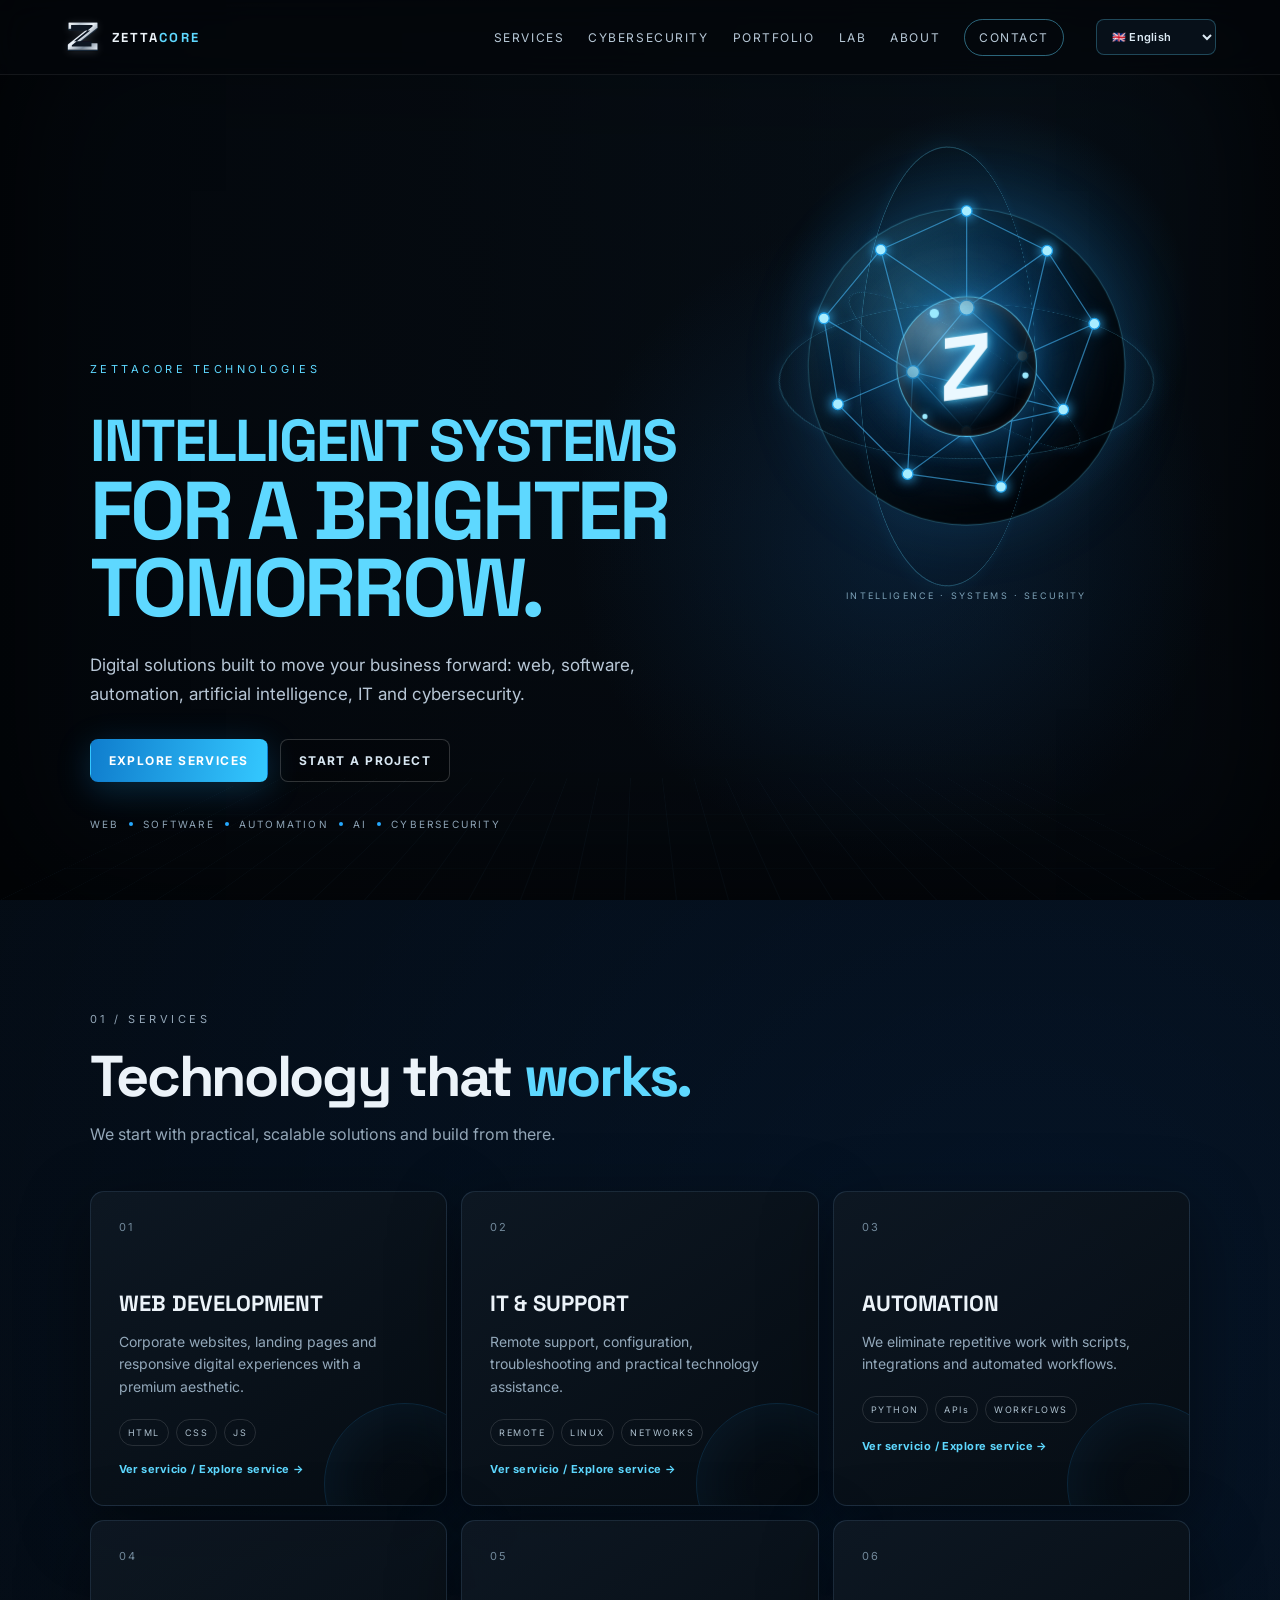
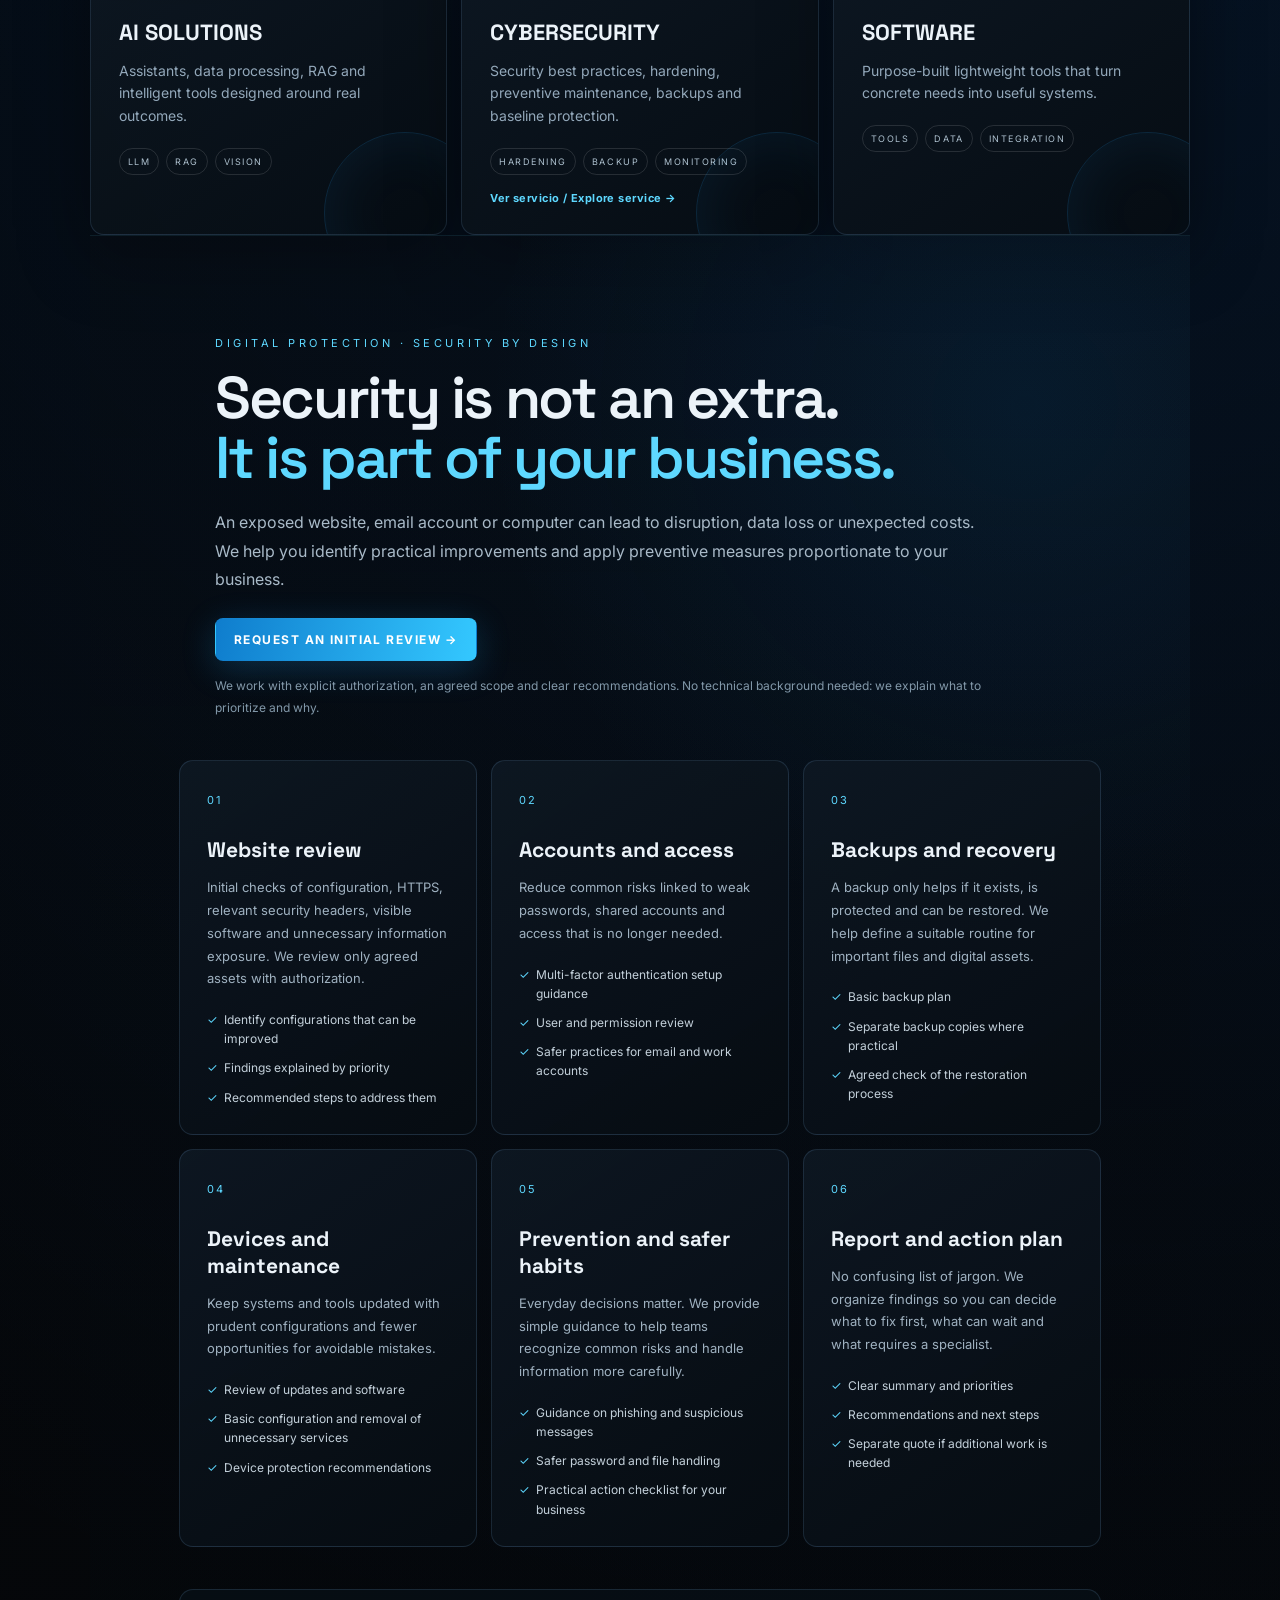
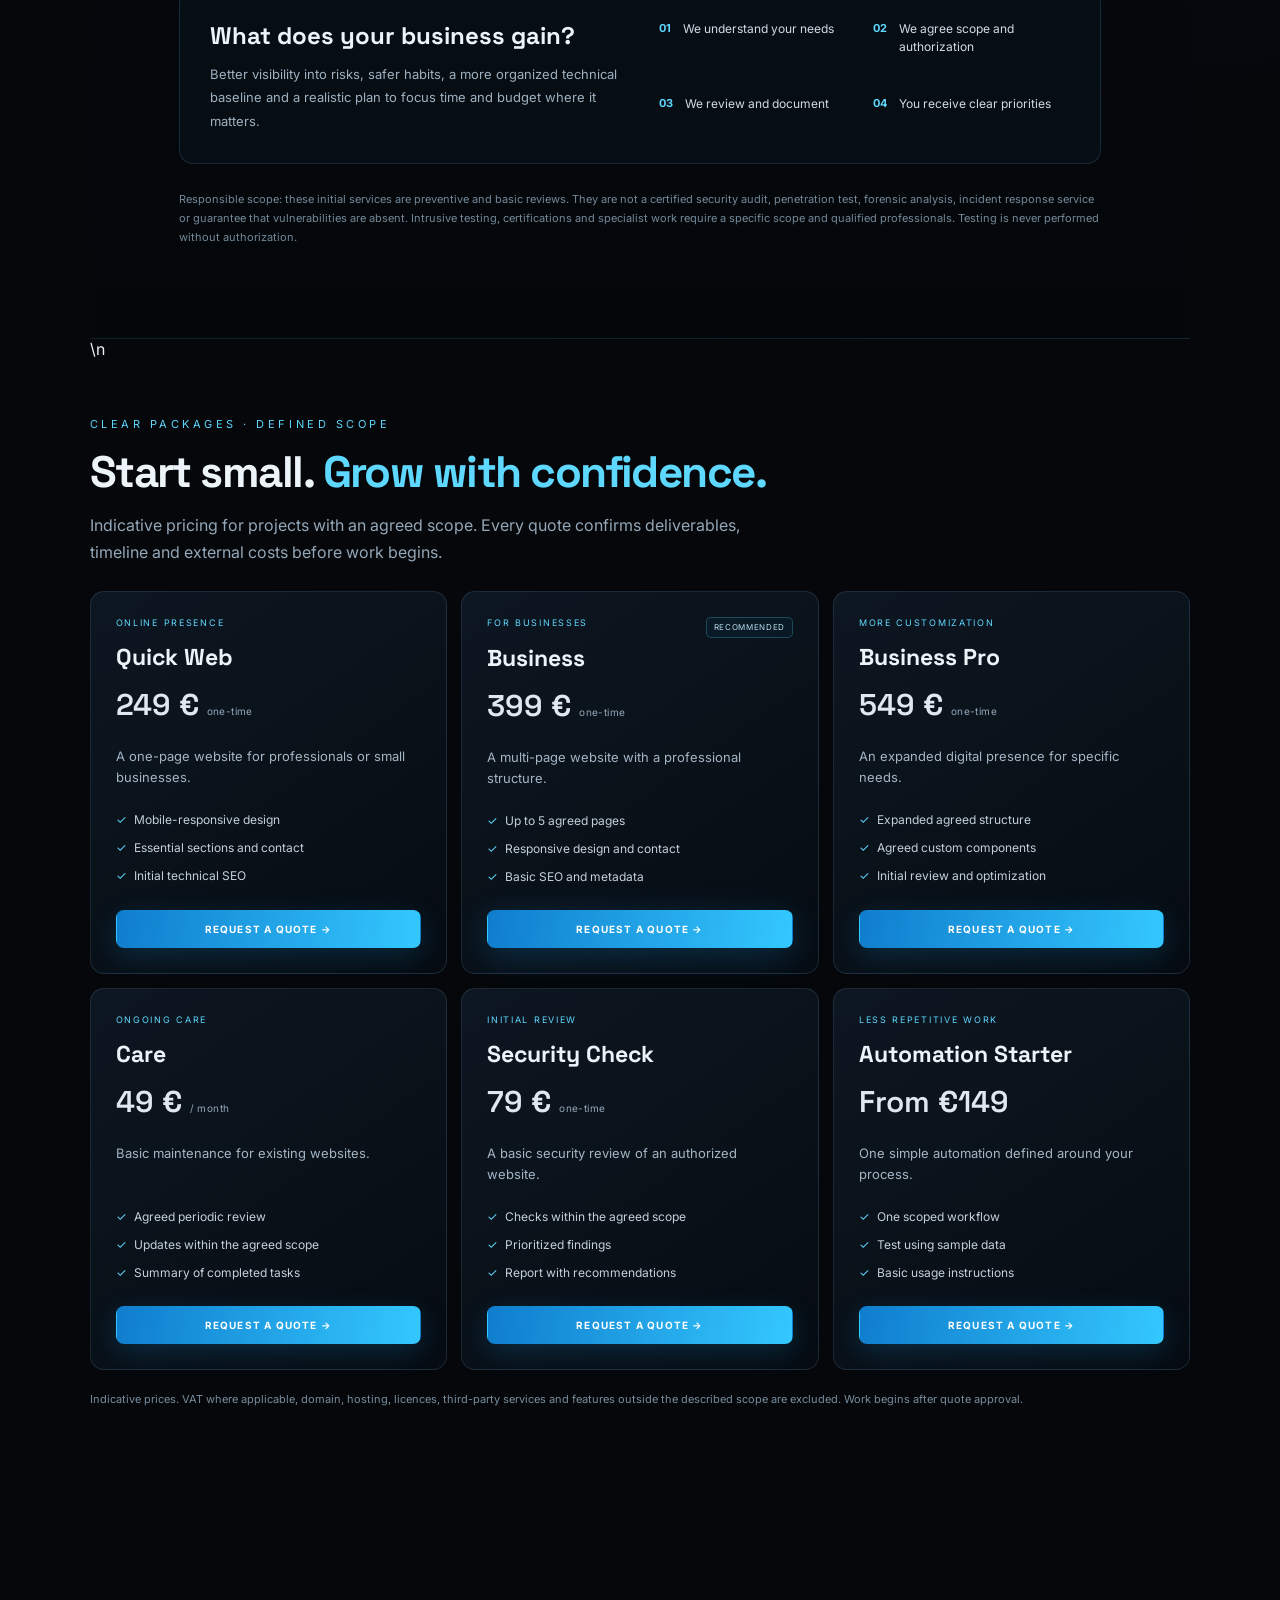
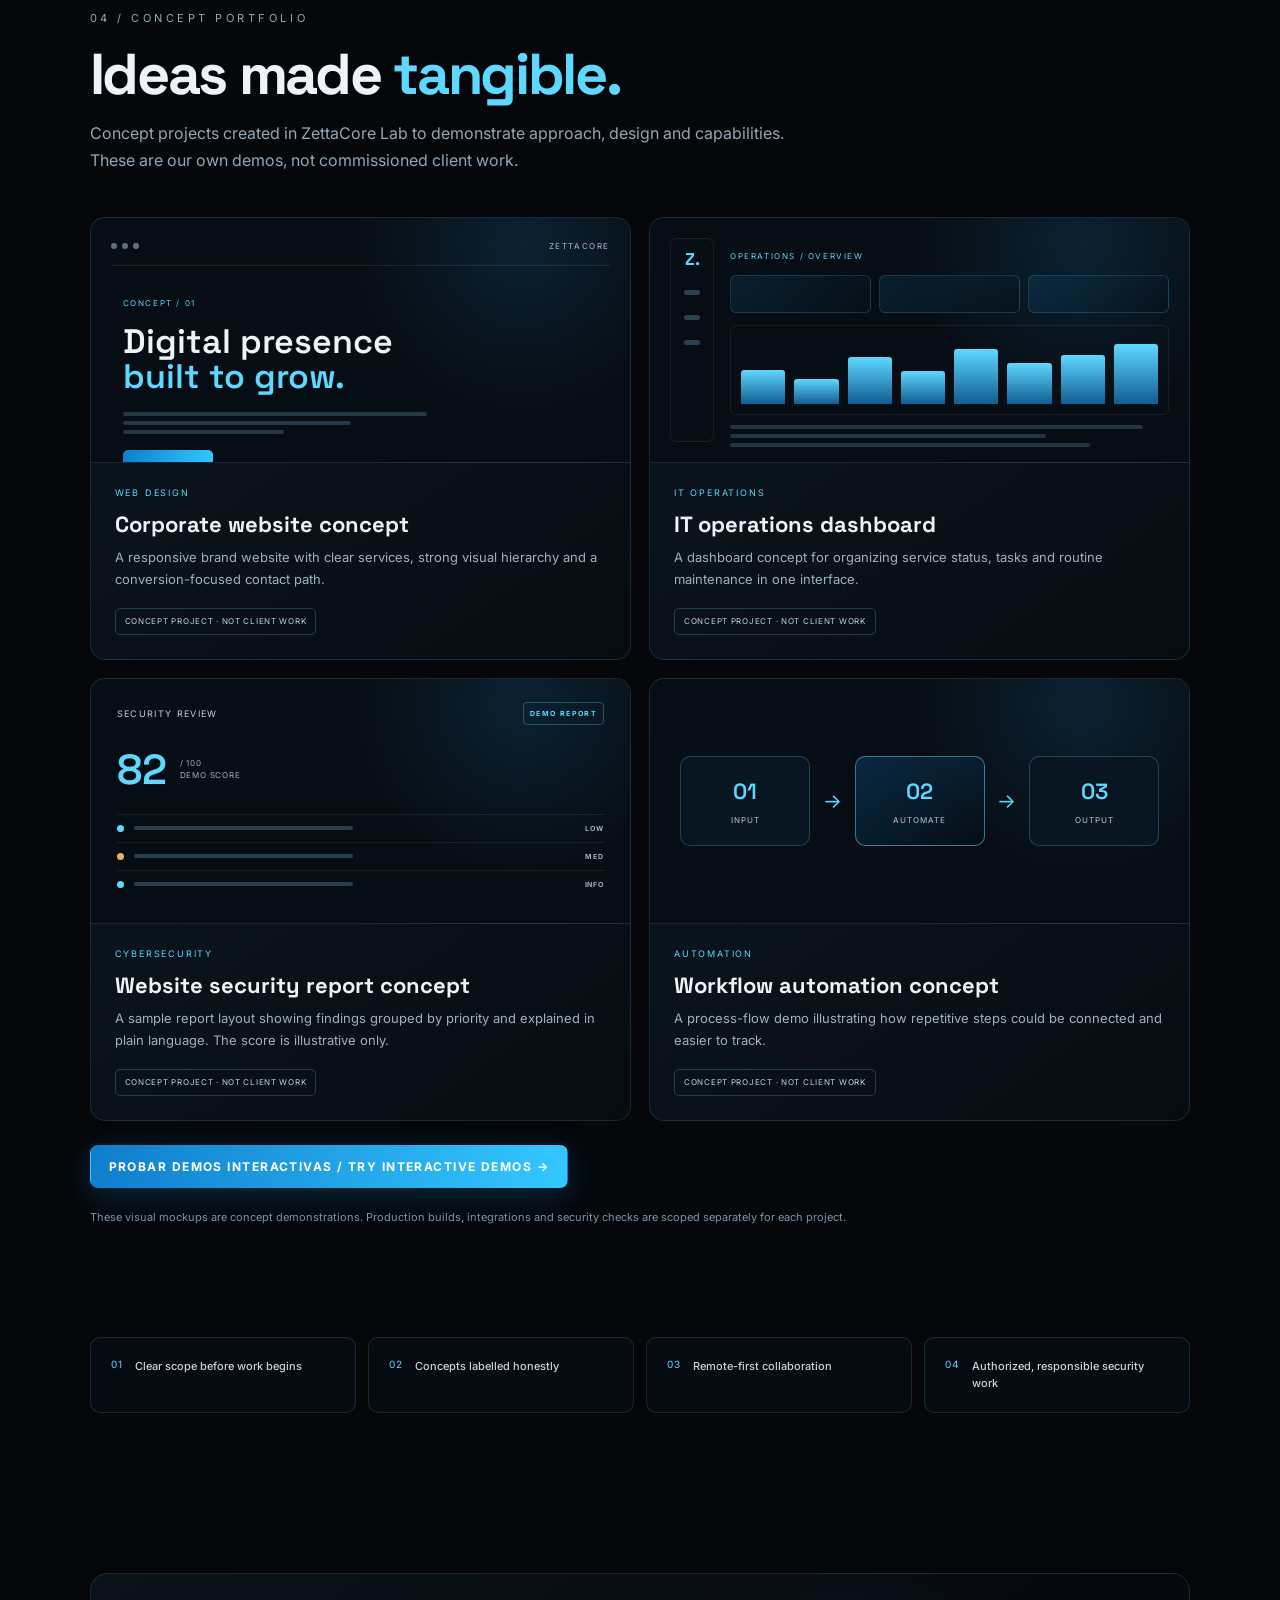
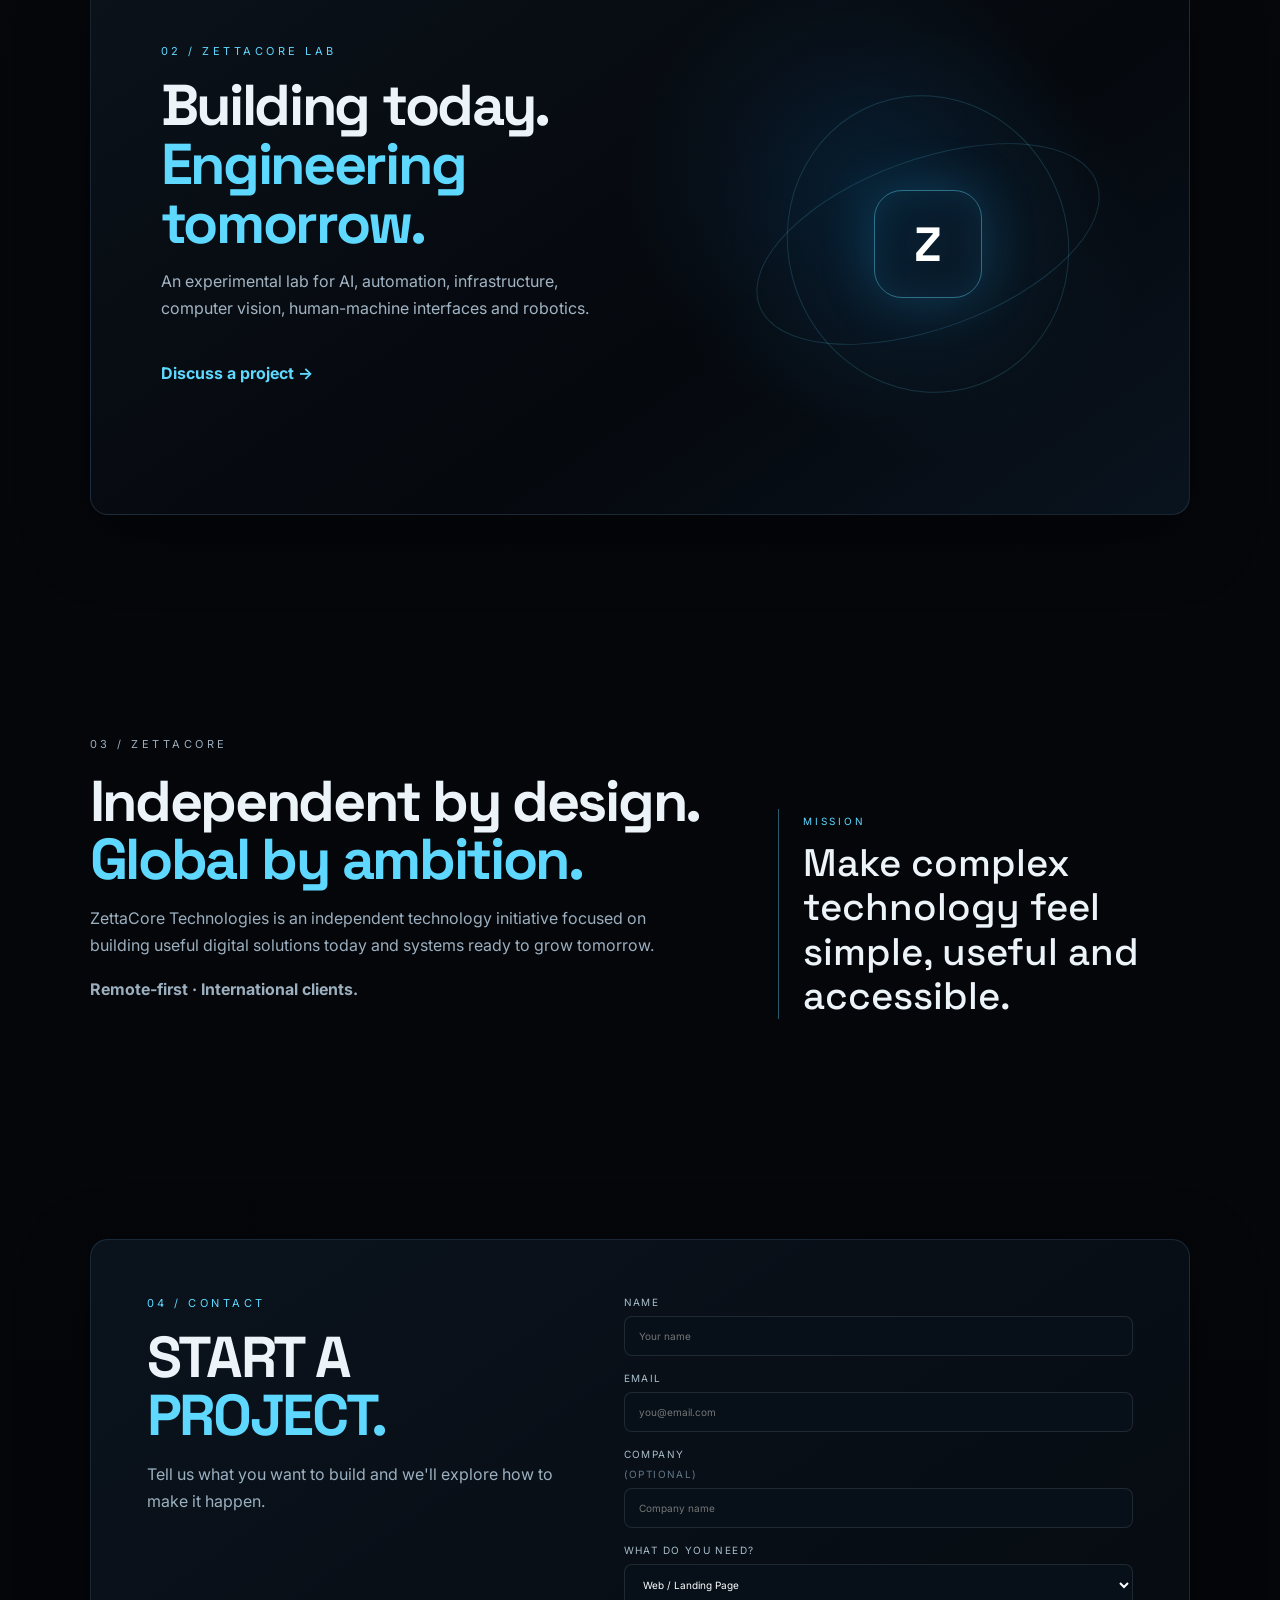
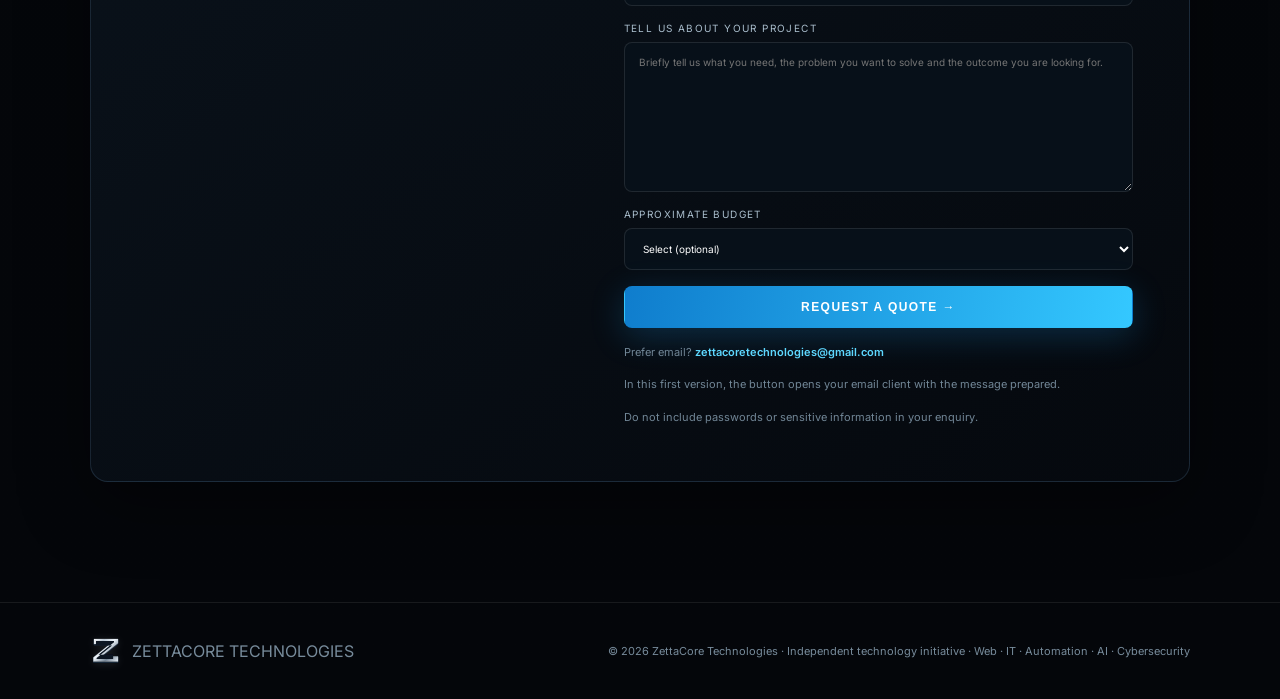
<file: index.html>
<!doctype html>
<html lang="es">
<head><meta charset="utf-8"><meta name="viewport" content="width=device-width, initial-scale=1"><meta name="description" content="ZettaCore Technologies: desarrollo web, soporte IT, automatización y ciberseguridad preventiva para profesionales y pequeñas empresas. Proyectos conceptuales y servicios remotos."><meta name="robots" content="index, follow, max-image-preview:large"><meta name="theme-color" content="#05070a"><link rel="canonical" href="https://zettacore-technologies.onrender.com/"><meta property="og:type" content="website"><meta property="og:url" content="https://zettacore-technologies.onrender.com/"><meta property="og:title" content="ZettaCore Technologies | Web, IT, Automation, AI & Cybersecurity"><meta property="og:description" content="Soluciones digitales, automatización, IA, soporte IT y ciberseguridad."><meta property="og:image" content="zettacore-logo-transparent.svg"><meta name="twitter:card" content="summary_large_image"><title>ZettaCore Technologies | Web, IT, Automation, AI & Cybersecurity</title><link rel="icon" href="logo.svg?v=20261009i" type="image/svg+xml"><link rel="manifest" href="site.webmanifest"><link rel="preconnect" href="https://fonts.googleapis.com"><link rel="preconnect" href="https://fonts.gstatic.com" crossorigin><link rel="stylesheet" href="styles.css?v=20261010c"></head>
<body><header class="topbar"><a class="brand-mini" href="#top" aria-label="ZettaCore Technologies"><img class="brand-logo" src="zettacore-emblem.svg" alt="ZettaCore logo"><span>ZETTA<span class="blue">CORE</span></span></a><nav aria-label="Principal"><a href="#services" data-i18n="nav.services">Servicios</a><a href="#cybersecurity" data-i18n="nav.cybersecurity">Ciberseguridad</a><a href="#portfolio" data-i18n="nav.portfolio">Portfolio</a><a href="#lab" data-i18n="nav.lab">Lab</a><a href="#about" data-i18n="nav.about">Nosotros</a><a class="nav-cta" href="#contact" data-i18n="nav.contact">Contacto</a><label class="language-picker"><span class="sr-only" data-i18n="language.label">Idioma</span><select id="languageSelect" aria-label="Select language" data-language-select><option value="es">🇪🇸 Español</option><option value="en">🇬🇧 English</option><option value="pt">🇧🇷 Português</option><option value="fr">🇫🇷 Français</option><option value="de">🇩🇪 Deutsch</option><option value="it">🇮🇹 Italiano</option></select></label></nav></header><main id="top">
<section class="hero"><div class="hero-overlay"></div><div class="hero-grid"></div><div class="hero-3d" aria-hidden="true"><div class="hero-3d-orbit orbit-one"></div><div class="hero-3d-orbit orbit-two"></div><div class="hero-3d-orbit orbit-three"></div><svg class="neural-network" viewBox="0 0 400 400"><g class="neural-links"><path d="M200 55 275 92 319 160 290 240 232 312 145 300 80 235 67 155 120 91 200 55 200 145 275 92 252 190 319 160 252 190 290 240 200 260 232 312 200 260 145 300 150 205 80 235 150 205 67 155 150 205 120 91 200 145 252 190 200 260 150 205 200 145 200 55M200 145 275 92M200 145 120 91M200 145 150 205M200 145 252 190M150 205 145 300M252 190 232 312M150 205 290 240M120 91 67 155M275 92 319 160M80 235 145 300"/></g><g class="neural-nodes"><circle cx="200" cy="55" r="5"/><circle cx="275" cy="92" r="5"/><circle cx="319" cy="160" r="5"/><circle cx="290" cy="240" r="5"/><circle cx="232" cy="312" r="5"/><circle cx="145" cy="300" r="5"/><circle cx="80" cy="235" r="5"/><circle cx="67" cy="155" r="5"/><circle cx="120" cy="91" r="5"/><circle cx="200" cy="145" r="7"/><circle cx="252" cy="190" r="5"/><circle cx="150" cy="205" r="6"/><circle cx="200" cy="260" r="5"/></g></svg><div class="hero-3d-core"><span>Z</span><i class="node node-a"></i><i class="node node-b"></i><i class="node node-c"></i></div><div class="hero-3d-caption">INTELLIGENCE · SYSTEMS · SECURITY</div></div><div class="hero-content"><p class="eyebrow">ZETTACORE TECHNOLOGIES</p><h1 data-i18n-html="hero.title">INTELLIGENT SYSTEMS<br><span>FOR A BRIGHTER TOMORROW.</span></h1><p class="hero-copy" data-i18n="hero.copy">Soluciones digitales construidas para que tu negocio avance: web, software, automatización, inteligencia artificial, IT y ciberseguridad.</p><div class="hero-actions"><a class="button primary" href="#services" data-i18n="hero.primary">Explorar servicios</a><a class="button ghost" href="#contact" data-i18n="hero.secondary">Iniciar proyecto</a></div><div class="hero-meta"><span>WEB</span><i></i><span>SOFTWARE</span><i></i><span>AUTOMATION</span><i></i><span>AI</span><i></i><span>CYBERSECURITY</span></div></div></section>
<section class="section" id="services"><div class="section-head"><p class="eyebrow" data-i18n="services.eyebrow">01 / SERVICES</p><h2 data-i18n-html="services.title">Technology that <span>works.</span></h2><p data-i18n="services.subtitle">Empezamos con soluciones prácticas y escalables, y construimos desde ahí.</p></div><div class="cards">
<article class="card"><div class="card-no">01</div><h3 data-i18n="cards.web.title">WEB DEVELOPMENT</h3><p data-i18n="cards.web.copy">Webs corporativas, landing pages y experiencias responsive con una estética premium.</p><div class="tags"><span>HTML</span><span>CSS</span><span>JS</span></div><a class="text-link service-more" href="web-development.html">Ver servicio / Explore service →</a></article>
<article class="card"><div class="card-no">02</div><h3 data-i18n="cards.it.title">IT & SUPPORT</h3><p data-i18n="cards.it.copy">Soporte remoto, configuración, resolución de incidencias y ayuda tecnológica.</p><div class="tags"><span>REMOTE</span><span>LINUX</span><span>NETWORKS</span></div><a class="text-link service-more" href="it-support.html">Ver servicio / Explore service →</a></article>
<article class="card"><div class="card-no">03</div><h3 data-i18n="cards.auto.title">AUTOMATION</h3><p data-i18n="cards.auto.copy">Eliminamos tareas repetitivas mediante scripts, integraciones y flujos automatizados.</p><div class="tags"><span>PYTHON</span><span>APIs</span><span>WORKFLOWS</span></div><a class="text-link service-more" href="automation.html">Ver servicio / Explore service →</a></article>
<article class="card"><div class="card-no">04</div><h3 data-i18n="cards.ai.title">AI SOLUTIONS</h3><p data-i18n="cards.ai.copy">Asistentes, procesamiento de datos, RAG y herramientas inteligentes orientadas a resultados.</p><div class="tags"><span>LLM</span><span>RAG</span><span>VISION</span></div></article>
<article class="card"><div class="card-no">05</div><h3 data-i18n="cards.cyber.title">CYBERSECURITY</h3><p data-i18n="cards.cyber.copy">Buenas prácticas, hardening, mantenimiento preventivo, copias y protección básica.</p><div class="tags"><span>HARDENING</span><span>BACKUP</span><span>MONITORING</span></div><a class="text-link service-more" href="cybersecurity.html">Ver servicio / Explore service →</a></article>
<article class="card"><div class="card-no">06</div><h3 data-i18n="cards.software.title">SOFTWARE</h3><p data-i18n="cards.software.copy">Pequeñas herramientas a medida para convertir necesidades concretas en sistemas útiles.</p><div class="tags"><span>TOOLS</span><span>DATA</span><span>INTEGRATION</span></div></article></div>
<section class="security-section" id="cybersecurity"><div class="security-intro"><p class="eyebrow" data-i18n="security.eyebrow">PROTECCIÓN DIGITAL · SEGURIDAD DESDE LA BASE</p><h2 data-i18n-html="security.title">La seguridad no es un extra.<br><span>Es parte de tu negocio.</span></h2><p data-i18n="security.intro">Una web, una cuenta de correo o un ordenador desprotegido pueden convertirse en una interrupción, una pérdida de datos o un coste inesperado. Te ayudamos a identificar mejoras prácticas y a aplicar medidas preventivas proporcionadas al tamaño de tu negocio.</p><a class="button primary" href="#contact" data-security-cta="true" data-i18n="security.cta">Solicitar una revisión inicial →</a><p class="security-note" data-i18n="security.note">Trabajamos con autorización expresa, alcance acordado y recomendaciones claras. No necesitas conocer términos técnicos: te explicamos qué conviene priorizar y por qué.</p></div><div class="security-grid"><article class="security-card"><span>01</span><h3 data-i18n="security.s1.title">Revisión de la web</h3><p data-i18n="security.s1.copy">Comprobaciones iniciales de configuración, HTTPS, cabeceras de seguridad cuando proceda, software visible y exposición innecesaria de información. Revisamos únicamente los activos autorizados y acordados.</p><ul><li data-i18n="security.s1.b1">Detección de configuraciones mejorables</li><li data-i18n="security.s1.b2">Hallazgos explicados por prioridad</li><li data-i18n="security.s1.b3">Pasos recomendados para corregirlos</li></ul></article><article class="security-card"><span>02</span><h3 data-i18n="security.s2.title">Cuentas y accesos</h3><p data-i18n="security.s2.copy">Reducimos riesgos habituales asociados a contraseñas débiles, cuentas compartidas y accesos que ya no se necesitan.</p><ul><li data-i18n="security.s2.b1">Configuración de autenticación multifactor</li><li data-i18n="security.s2.b2">Revisión de usuarios y permisos</li><li data-i18n="security.s2.b3">Buenas prácticas para correo y cuentas de trabajo</li></ul></article><article class="security-card"><span>03</span><h3 data-i18n="security.s3.title">Copias y recuperación</h3><p data-i18n="security.s3.copy">Una copia solo ayuda si existe, está protegida y puede recuperarse. Te ayudamos a definir una rutina adecuada para archivos y activos digitales importantes.</p><ul><li data-i18n="security.s3.b1">Plan básico de copias de seguridad</li><li data-i18n="security.s3.b2">Separación de copias cuando sea viable</li><li data-i18n="security.s3.b3">Comprobación acordada del proceso de restauración</li></ul></article><article class="security-card"><span>04</span><h3 data-i18n="security.s4.title">Equipos y mantenimiento</h3><p data-i18n="security.s4.copy">Ayudamos a mantener sistemas y herramientas al día, con una configuración prudente y menos oportunidades para errores evitables.</p><ul><li data-i18n="security.s4.b1">Revisión de actualizaciones y software</li><li data-i18n="security.s4.b2">Configuración básica y reducción de servicios innecesarios</li><li data-i18n="security.s4.b3">Recomendaciones de protección para equipos</li></ul></article><article class="security-card"><span>05</span><h3 data-i18n="security.s5.title">Prevención y hábitos seguros</h3><p data-i18n="security.s5.copy">Las decisiones diarias importan. Preparamos pautas sencillas para que el equipo reconozca riesgos comunes y gestione la información con más cuidado.</p><ul><li data-i18n="security.s5.b1">Orientación frente a phishing y mensajes sospechosos</li><li data-i18n="security.s5.b2">Gestión segura de contraseñas y archivos</li><li data-i18n="security.s5.b3">Lista de acciones prácticas para el negocio</li></ul></article><article class="security-card"><span>06</span><h3 data-i18n="security.s6.title">Informe y plan de acción</h3><p data-i18n="security.s6.copy">No te entregamos una lista de términos incomprensibles. Ordenamos los hallazgos para ayudarte a decidir qué resolver primero, qué puede esperar y qué necesita un especialista.</p><ul><li data-i18n="security.s6.b1">Resumen comprensible y prioridades</li><li data-i18n="security.s6.b2">Recomendaciones y próximos pasos</li><li data-i18n="security.s6.b3">Presupuesto aparte si hace falta trabajo adicional</li></ul></article></div><div class="security-bottom"><div><h3 data-i18n="security.why.title">¿Qué gana tu negocio?</h3><p data-i18n="security.why.copy">Más visibilidad sobre tus riesgos, mejores hábitos, una base técnica más ordenada y un plan realista para invertir tiempo y presupuesto donde más importa.</p></div><div class="security-steps"><div><b>01</b><span data-i18n="security.step1">Escuchamos tus necesidades</span></div><div><b>02</b><span data-i18n="security.step2">Acordamos alcance y autorización</span></div><div><b>03</b><span data-i18n="security.step3">Revisamos y documentamos</span></div><div><b>04</b><span data-i18n="security.step4">Te entregamos prioridades claras</span></div></div></div><p class="security-disclaimer" data-i18n="security.disclaimer">Alcance responsable: estos servicios iniciales son preventivos y de revisión básica. No equivalen a una auditoría de seguridad certificada, prueba de penetración, análisis forense, respuesta a incidentes ni garantía de ausencia de vulnerabilidades. Las pruebas intrusivas, certificaciones y trabajos especializados requieren un alcance específico y profesionales habilitados. Nunca se realizan pruebas sin autorización.</p></section>\n<div class="offer-heading"><p class="eyebrow" data-i18n="offers.eyebrow">PAQUETES CLAROS · ALCANCE DEFINIDO</p><h3 data-i18n-html="offers.title">Start small. <span>Grow with confidence.</span></h3><p data-i18n="offers.copy">Precios orientativos para proyectos con alcance acordado. Cada presupuesto confirma entregables, plazos y costes externos antes de empezar.</p></div>
<div class="offer-grid">
<article class="offer-card"><p class="offer-kicker" data-i18n="offers.quick.kicker">PRESENCIA ONLINE</p><h3 data-i18n="offers.quick.title">Quick Web</h3><p class="offer-price">249 € <small data-i18n="offers.once">pago único</small></p><p data-i18n="offers.quick.copy">Web de una página para profesionales o pequeños negocios.</p><ul><li data-i18n="offers.quick.b1">Diseño adaptable a móvil</li><li data-i18n="offers.quick.b2">Secciones esenciales y contacto</li><li data-i18n="offers.quick.b3">SEO técnico inicial</li></ul><a class="button ghost" href="#contact" data-offer="Quick Web — 249 €" data-i18n="offers.cta">Solicitar presupuesto →</a></article>
<article class="offer-card"><div class="offer-card-top"><p class="offer-kicker" data-i18n="offers.business.kicker">PARA NEGOCIOS</p><span class="recommended-badge" data-i18n="offers.recommended">Recomendado</span></div><h3 data-i18n="offers.business.title">Business</h3><p class="offer-price">399 € <small data-i18n="offers.once">pago único</small></p><p data-i18n="offers.business.copy">Sitio web multipágina con estructura profesional.</p><ul><li data-i18n="offers.business.b1">Hasta 5 páginas acordadas</li><li data-i18n="offers.business.b2">Diseño responsive y contacto</li><li data-i18n="offers.business.b3">SEO básico y metadatos</li></ul><a class="button primary" href="#contact" data-offer="Business — 399 €" data-i18n="offers.cta">Solicitar presupuesto →</a></article>
<article class="offer-card"><p class="offer-kicker" data-i18n="offers.pro.kicker">MÁS PERSONALIZACIÓN</p><h3 data-i18n="offers.pro.title">Business Pro</h3><p class="offer-price">549 € <small data-i18n="offers.once">pago único</small></p><p data-i18n="offers.pro.copy">Una presencia digital ampliada para necesidades específicas.</p><ul><li data-i18n="offers.pro.b1">Estructura ampliada según alcance</li><li data-i18n="offers.pro.b2">Componentes personalizados acordados</li><li data-i18n="offers.pro.b3">Revisión y optimización inicial</li></ul><a class="button ghost" href="#contact" data-offer="Business Pro — 549 €" data-i18n="offers.cta">Solicitar presupuesto →</a></article>
<article class="offer-card"><p class="offer-kicker" data-i18n="offers.care.kicker">CUIDADO CONTINUO</p><h3 data-i18n="offers.care.title">Care</h3><p class="offer-price">49 € <small data-i18n="offers.month">/ mes</small></p><p data-i18n="offers.care.copy">Mantenimiento básico para webs existentes.</p><ul><li data-i18n="offers.care.b1">Revisión periódica acordada</li><li data-i18n="offers.care.b2">Actualizaciones dentro del alcance</li><li data-i18n="offers.care.b3">Resumen de tareas realizadas</li></ul><a class="button ghost" href="#contact" data-offer="Care — 49 €/mes" data-i18n="offers.cta">Solicitar presupuesto →</a></article>
<article class="offer-card"><p class="offer-kicker" data-i18n="offers.security.kicker">REVISIÓN INICIAL</p><h3 data-i18n="offers.security.title">Security Check</h3><p class="offer-price">79 € <small data-i18n="offers.once">pago único</small></p><p data-i18n="offers.security.copy">Revisión básica de seguridad de una web con autorización.</p><ul><li data-i18n="offers.security.b1">Comprobaciones dentro del alcance</li><li data-i18n="offers.security.b2">Hallazgos priorizados</li><li data-i18n="offers.security.b3">Informe con recomendaciones</li></ul><a class="button ghost" href="#contact" data-offer="Security Check — 79 €" data-i18n="offers.cta">Solicitar presupuesto →</a></article>
<article class="offer-card"><p class="offer-kicker" data-i18n="offers.auto.kicker">MENOS TAREAS REPETITIVAS</p><h3 data-i18n="offers.auto.title">Automation Starter</h3><p class="offer-price" data-i18n="offers.from149">Desde 149 €</p><p data-i18n="offers.auto.copy">Una automatización sencilla definida según tu proceso.</p><ul><li data-i18n="offers.auto.b1">Un flujo de trabajo acotado</li><li data-i18n="offers.auto.b2">Prueba con datos de ejemplo</li><li data-i18n="offers.auto.b3">Instrucciones de uso básicas</li></ul><a class="button ghost" href="#contact" data-offer="Automation Starter — desde 149 €" data-i18n="offers.cta">Solicitar presupuesto →</a></article>
</div><p class="offer-disclaimer" data-i18n="offers.disclaimer">Precios orientativos. No incluyen IVA si corresponde, dominio, alojamiento, licencias, servicios de terceros ni funcionalidades fuera del alcance descrito. Los trabajos empiezan tras aprobar el presupuesto.</p>
</section>

<section class="section portfolio" id="portfolio"><div class="section-head"><p class="eyebrow" data-i18n="portfolio.eyebrow">04 / CONCEPT PORTFOLIO</p><h2 data-i18n-html="portfolio.title">Ideas made <span>tangible.</span></h2><p data-i18n="portfolio.intro">Proyectos conceptuales creados en ZettaCore Lab para mostrar enfoque, diseño y capacidades. Son demostraciones propias, no trabajos encargados por clientes.</p></div><div class="concept-grid">
<article class="concept-card"><div class="concept-preview preview-web" aria-hidden="true"><div class="preview-top"><i></i><i></i><i></i><span>ZETTACORE</span></div><div class="preview-web-body"><small>CONCEPT / 01</small><b>Digital presence<br><em>built to grow.</em></b><div class="preview-lines"><i></i><i></i><i></i></div><span class="preview-pill"></span></div></div><div class="concept-content"><span class="concept-type" data-i18n="portfolio.type.web">WEB DESIGN</span><h3 data-i18n="portfolio.web.title">Corporate website concept</h3><p data-i18n="portfolio.web.copy">A responsive brand website with clear services, strong visual hierarchy and a conversion-focused contact path.</p><span class="concept-badge" data-i18n="portfolio.badge">CONCEPT PROJECT · NOT CLIENT WORK</span></div></article>
<article class="concept-card"><div class="concept-preview preview-dashboard" aria-hidden="true"><div class="dash-side"><b>Z.</b><i></i><i></i><i></i></div><div class="dash-main"><small>OPERATIONS / OVERVIEW</small><div class="dash-stats"><i></i><i></i><i></i></div><div class="dash-chart"><i></i><i></i><i></i><i></i><i></i><i></i><i></i><i></i></div><div class="dash-table"><i></i><i></i><i></i></div></div></div><div class="concept-content"><span class="concept-type" data-i18n="portfolio.type.it">IT OPERATIONS</span><h3 data-i18n="portfolio.it.title">IT operations dashboard</h3><p data-i18n="portfolio.it.copy">A dashboard concept for organizing service status, tasks and routine maintenance in one interface.</p><span class="concept-badge" data-i18n="portfolio.badge">CONCEPT PROJECT · NOT CLIENT WORK</span></div></article>
<article class="concept-card"><div class="concept-preview preview-security" aria-hidden="true"><div class="report-head"><span>SECURITY REVIEW</span><b>DEMO REPORT</b></div><div class="report-score"><strong>82</strong><span>/ 100<br>DEMO SCORE</span></div><div class="report-item"><i></i><span></span><b>LOW</b></div><div class="report-item"><i></i><span></span><b>MED</b></div><div class="report-item"><i></i><span></span><b>INFO</b></div></div><div class="concept-content"><span class="concept-type" data-i18n="portfolio.type.cyber">CYBERSECURITY</span><h3 data-i18n="portfolio.cyber.title">Website security report concept</h3><p data-i18n="portfolio.cyber.copy">A sample report layout showing how findings can be grouped by priority and explained in plain language. The score is illustrative only.</p><span class="concept-badge" data-i18n="portfolio.badge">CONCEPT PROJECT · NOT CLIENT WORK</span></div></article>
<article class="concept-card"><div class="concept-preview preview-flow" aria-hidden="true"><div class="flow-node"><b>01</b><span>INPUT</span></div><div class="flow-arrow">→</div><div class="flow-node flow-node-blue"><b>02</b><span>AUTOMATE</span></div><div class="flow-arrow">→</div><div class="flow-node"><b>03</b><span>OUTPUT</span></div></div><div class="concept-content"><span class="concept-type" data-i18n="portfolio.type.auto">AUTOMATION</span><h3 data-i18n="portfolio.auto.title">Workflow automation concept</h3><p data-i18n="portfolio.auto.copy">A simple process-flow demo illustrating how repetitive steps could be connected and made easier to track.</p><span class="concept-badge" data-i18n="portfolio.badge">CONCEPT PROJECT · NOT CLIENT WORK</span></div></article>
</div><div class="portfolio-actions"><a class="button primary" href="portfolio-demos.html">Probar demos interactivas / Try interactive demos →</a></div><p class="portfolio-note" data-i18n="portfolio.note">These visual mockups are concept demonstrations. Production builds, integrations and security checks are scoped separately for each project.</p></section>
<section class="section trust-strip" aria-label="How we work"><div><span>01</span><b data-i18n="trust.scope">Clear scope before work begins</b></div><div><span>02</span><b data-i18n="trust.ownership">Concepts labelled honestly</b></div><div><span>03</span><b data-i18n="trust.remote">Remote-first collaboration</b></div><div><span>04</span><b data-i18n="trust.security">Authorized, responsible security work</b></div></section>
<section class="section lab" id="lab"><div class="lab-panel"><div><p class="eyebrow" data-i18n="lab.eyebrow">02 / ZETTACORE LAB</p><h2 data-i18n-html="lab.title">Building today.<br><span>Engineering tomorrow.</span></h2><p class="lab-copy" data-i18n="lab.copy">Un laboratorio experimental donde probamos IA, automatización, infraestructura, visión, interfaces hombre-máquina y robótica.</p><a class="text-link" href="#contact" data-i18n="lab.link">Hablar sobre un proyecto →</a></div><div class="lab-orbit" aria-hidden="true"><div class="orbit orbit-a"></div><div class="orbit orbit-b"></div><div class="core-dot">Z</div></div></div></section>
<section class="section about" id="about"><div class="about-copy"><p class="eyebrow" data-i18n="about.eyebrow">03 / ZETTACORE</p><h2 data-i18n-html="about.title">Independent by design.<br><span>Global by ambition.</span></h2><p data-i18n="about.copy1">ZettaCore Technologies nace como una iniciativa tecnológica independiente enfocada en crear soluciones digitales útiles hoy y preparadas para crecer mañana.</p><p><strong data-i18n="about.copy2">Trabajando en remoto · Clientes internacionales.</strong></p></div><div class="statement"><span data-i18n="about.mission.label">MISSION</span><p data-i18n="about.mission.text">Make complex technology feel simple, useful and accessible.</p></div></section>
<section class="section contact" id="contact"><div class="contact-shell"><div><p class="eyebrow" data-i18n="contact.eyebrow">04 / CONTACT</p><h2 data-i18n-html="contact.title">START A <span>PROJECT.</span></h2><p data-i18n="contact.intro">Cuéntanos qué quieres construir y estudiamos cómo hacerlo realidad.</p></div><form class="contact-form" id="contactForm"><label><span data-i18n="form.name">Nombre</span><input name="Nombre" required autocomplete="name" data-placeholder="form.placeholders.name"></label><label><span data-i18n="form.email">Email</span><input type="email" name="Email" required autocomplete="email" data-placeholder="form.placeholders.email"></label><label><span data-i18n="form.company">Empresa</span> <span class="optional" data-i18n="form.optional">(opcional)</span><input name="Empresa" autocomplete="organization" data-placeholder="form.placeholders.company"></label><label><span data-i18n="form.type">¿Qué necesitas?</span><select name="Tipo" required><option value="web" data-i18n="form.options.web">Web / Landing Page</option><option value="it" data-i18n="form.options.it">IT / Soporte técnico</option><option value="automation" data-i18n="form.options.automation">Automatización</option><option value="ai" data-i18n="form.options.ai">Inteligencia Artificial</option><option value="cybersecurity" data-i18n="form.options.cybersecurity">Ciberseguridad</option><option value="software" data-i18n="form.options.software">Software</option><option value="other" data-i18n="form.options.other">Otro</option></select></label><label><span data-i18n="form.project">Cuéntanos tu proyecto</span><textarea name="Proyecto" rows="6" required data-placeholder="form.placeholders.project"></textarea></label><label><span data-i18n="form.budget">Presupuesto aproximado</span><select name="Presupuesto"><option value="" data-i18n="form.options.budgetChoose">Seleccionar (opcional)</option><option value="under-250" data-i18n="form.options.under250">Hasta 250 €</option><option value="250-500" data-i18n="form.options.250500">250–500 €</option><option value="500-1000" data-i18n="form.options.5001000">500–1.000 €</option><option value="1000-plus" data-i18n="form.options.1000plus">Más de 1.000 €</option><option value="not-sure" data-i18n="form.options.notSure">No estoy seguro</option></select></label><button class="button primary submit-btn" type="submit" data-i18n="form.submit">Solicitar presupuesto →</button><p class="form-note"><span data-i18n="form.preferEmail">¿Prefieres escribir por email?</span> <a href="mailto:zettacoretechnologies@gmail.com">zettacoretechnologies@gmail.com</a></p><p class="form-note" data-i18n="form.note">Al enviar, se abrirá tu aplicación de correo con el mensaje preparado; tendrás que confirmar el envío.</p><p class="form-note" data-i18n="form.privacy">No incluyas contraseñas ni información sensible en tu consulta.</p></form></div></section></main><footer><div class="footer-brand"><img src="zettacore-emblem.svg" alt="" class="footer-logo">ZETTACORE TECHNOLOGIES</div><p data-i18n="footer.copy">© 2026 ZettaCore Technologies · Iniciativa tecnológica independiente · Web · IT · Automation · AI · Cybersecurity</p></footer><script type="application/ld+json">{"@context":"https://schema.org","@type":"Organization","name":"ZettaCore Technologies","url":"https://zettacore-technologies.onrender.com/","email":"zettacoretechnologies@gmail.com","description":"Independent technology initiative providing web development, IT support, automation and preventive cybersecurity services."}</script><script src="main.js?v=20261010c"></script></body></html>
</file>
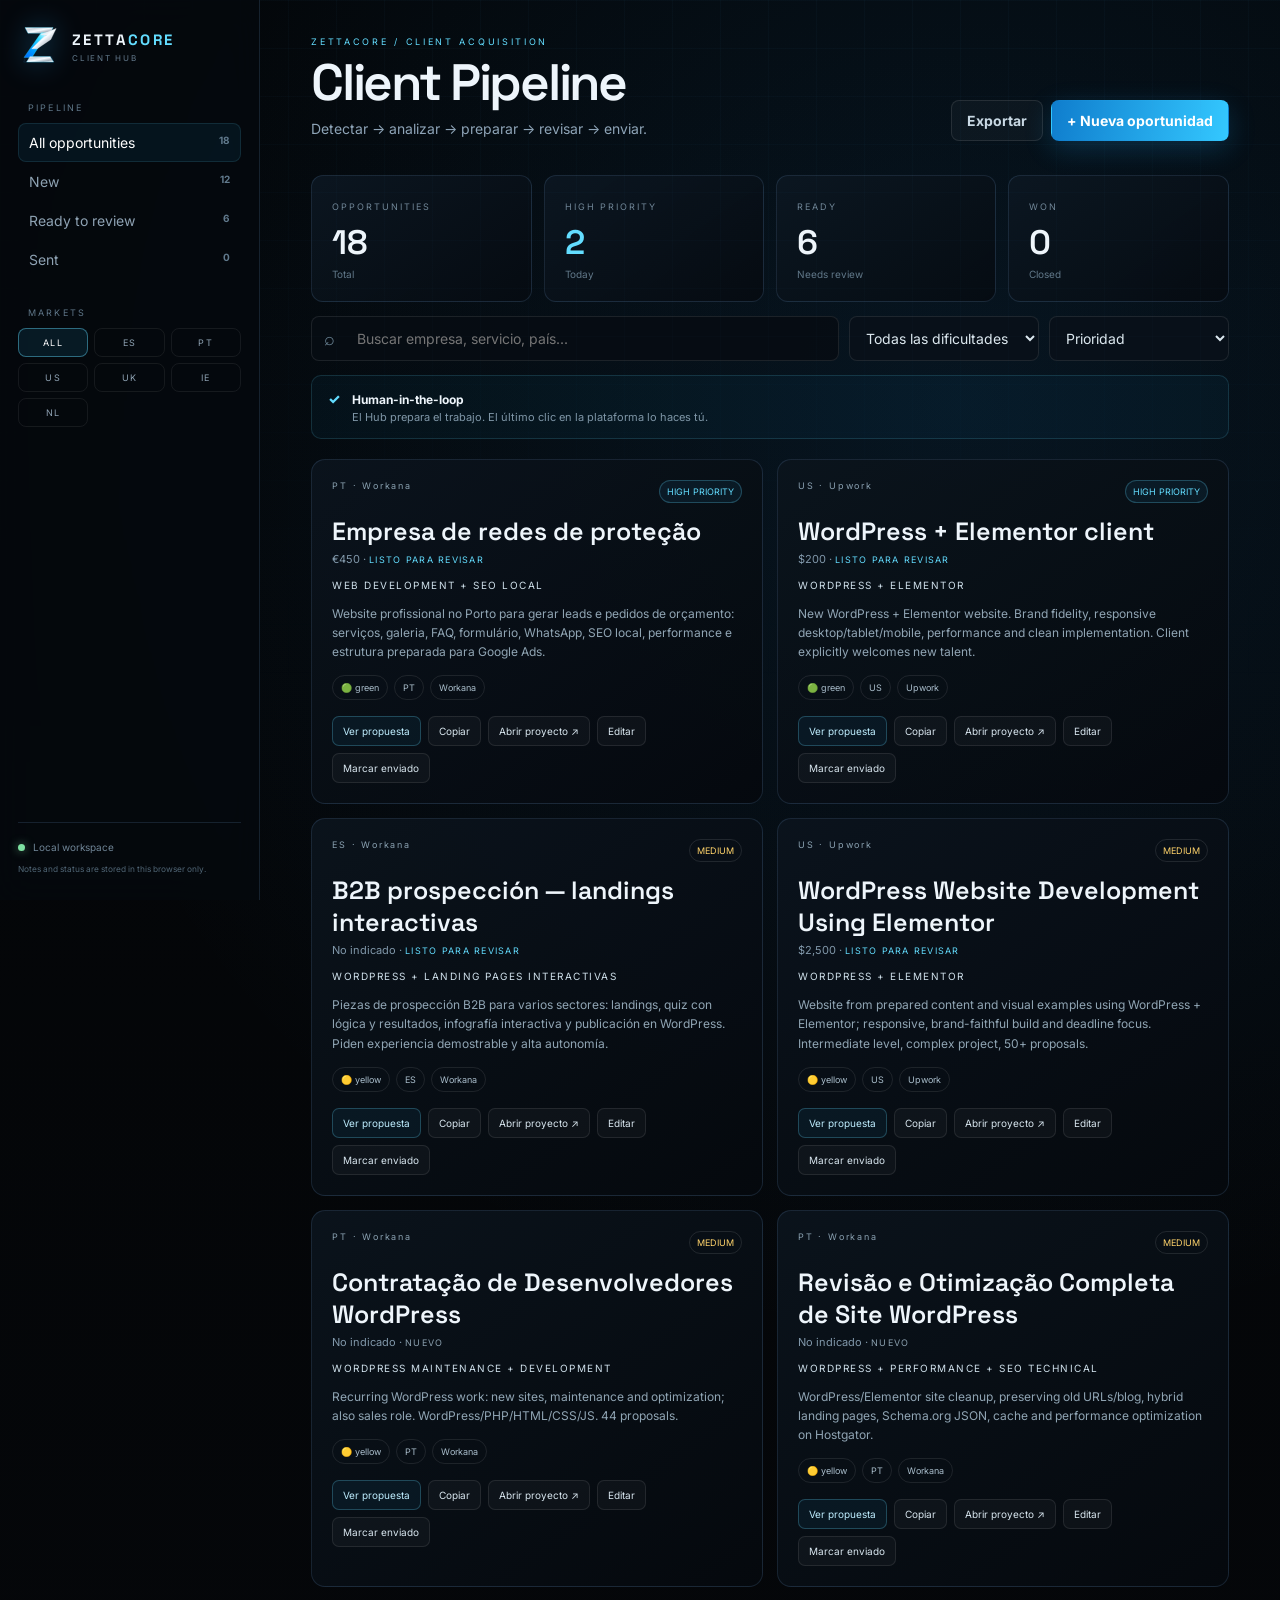
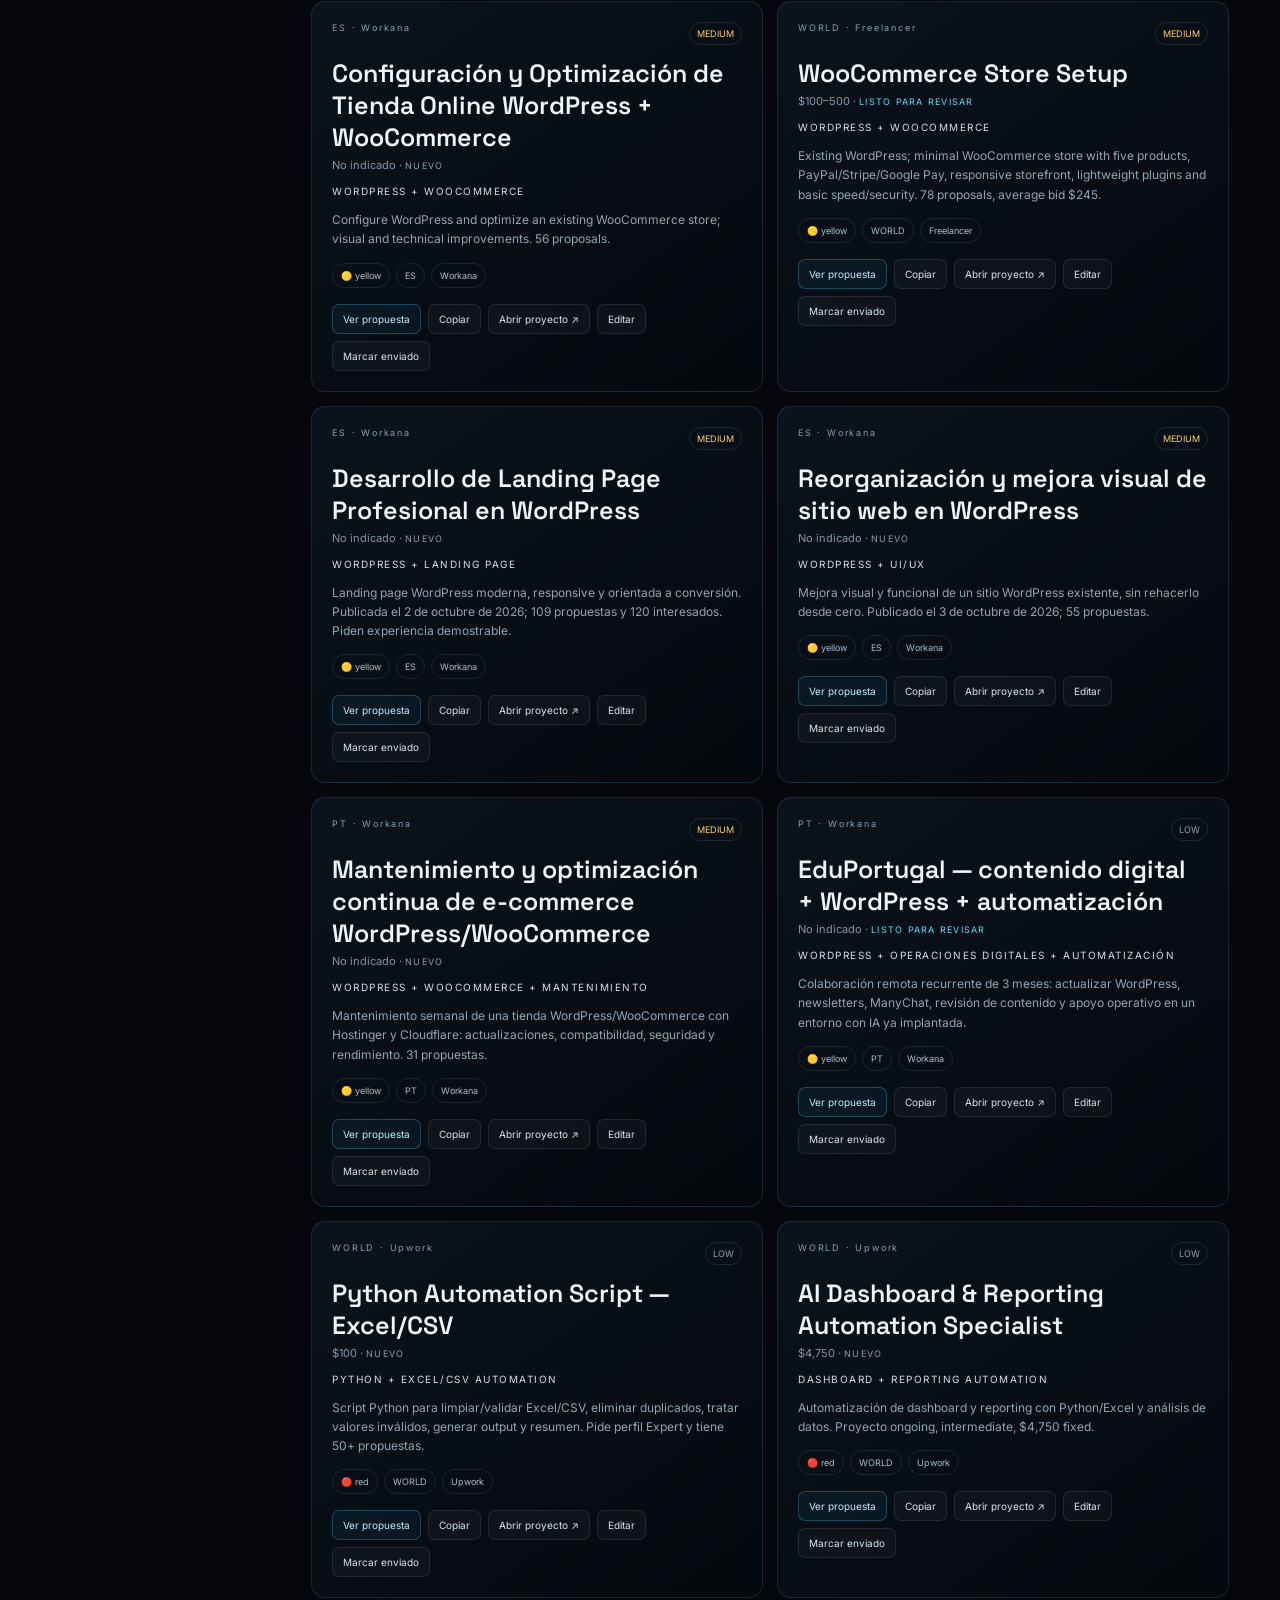
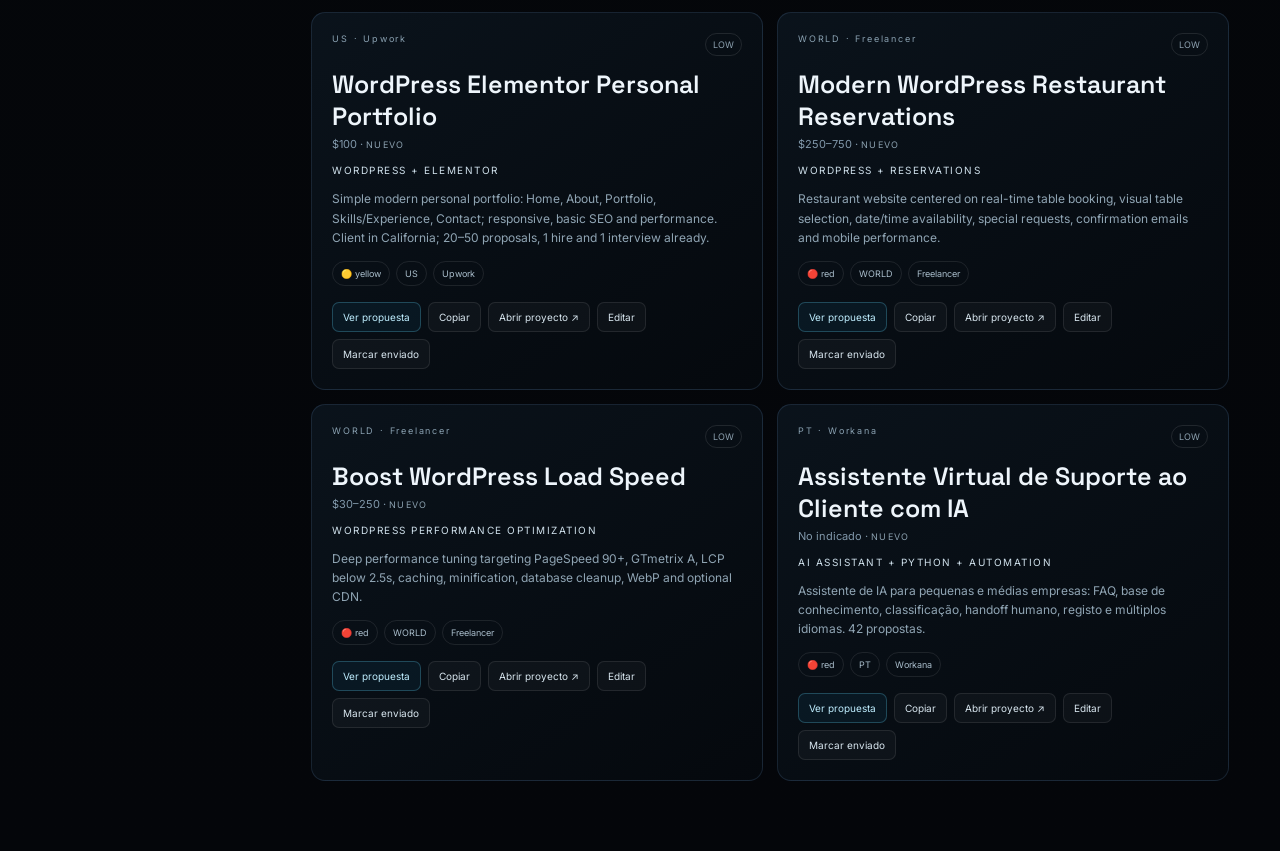
<file: client-hub/index.html>
<!doctype html>
<html lang="es">
<head>
<meta charset="utf-8">
<meta name="viewport" content="width=device-width,initial-scale=1">
<meta name="robots" content="noindex,nofollow,noarchive">
<meta name="theme-color" content="#05070a">
<title>ZettaCore Client Hub</title>
<link rel="icon" href="emblem.svg" type="image/svg+xml">
<link rel="stylesheet" href="styles.css">
</head>
<body>
<div class="app-shell">
  <aside class="sidebar">
    <div class="brand">
      <img src="emblem.svg" alt="ZettaCore">
      <div><strong>ZETTA<span>CORE</span></strong><small>CLIENT HUB</small></div>
    </div>
    <div class="sidebar-block">
      <div class="side-label">PIPELINE</div>
      <button class="side-filter active" data-filter="all"><span>All opportunities</span><b id="countAll">0</b></button>
      <button class="side-filter" data-filter="new"><span>New</span><b id="countNew">0</b></button>
      <button class="side-filter" data-filter="ready"><span>Ready to review</span><b id="countReady">0</b></button>
      <button class="side-filter" data-filter="sent"><span>Sent</span><b id="countSent">0</b></button>
    </div>
    <div class="sidebar-block">
      <div class="side-label">MARKETS</div>
      <div class="market-grid">
        <button class="market active" data-market="ALL">ALL</button>
        <button class="market" data-market="ES">ES</button>
        <button class="market" data-market="PT">PT</button>
        <button class="market" data-market="US">US</button>
        <button class="market" data-market="UK">UK</button>
        <button class="market" data-market="IE">IE</button>
        <button class="market" data-market="NL">NL</button>
      </div>
    </div>
    <div class="sidebar-foot">
      <span class="status-dot"></span> Local workspace
      <small>Notes and status are stored in this browser only.</small>
    </div>
  </aside>

  <main class="main">
    <header class="topbar">
      <div>
        <div class="eyebrow">ZETTACORE / CLIENT ACQUISITION</div>
        <h1>Client Pipeline</h1>
        <p>Detectar → analizar → preparar → revisar → enviar.</p>
      </div>
      <div class="top-actions">
        <button class="ghost-btn" id="exportBtn">Exportar</button>
        <button class="primary-btn" id="addBtn">+ Nueva oportunidad</button>
      </div>
    </header>

    <section class="metrics">
      <article class="metric"><span>OPPORTUNITIES</span><strong id="mTotal">0</strong><small>Total</small></article>
      <article class="metric hot"><span>HIGH PRIORITY</span><strong id="mHigh">0</strong><small>Today</small></article>
      <article class="metric"><span>READY</span><strong id="mReady">0</strong><small>Needs review</small></article>
      <article class="metric"><span>WON</span><strong id="mWon">0</strong><small>Closed</small></article>
    </section>

    <section class="toolbar">
      <label class="search"><span>⌕</span><input id="search" placeholder="Buscar empresa, servicio, país..."></label>
      <select id="difficulty">
        <option value="all">Todas las dificultades</option>
        <option value="green">🟢 Verde</option>
        <option value="yellow">🟡 Amarillo</option>
        <option value="red">🔴 Rojo</option>
      </select>
      <select id="sort">
        <option value="priority">Prioridad</option>
        <option value="newest">Más recientes</option>
        <option value="budget">Mayor presupuesto</option>
      </select>
    </section>

    <section class="notice">
      <span class="notice-icon">✓</span>
      <div><strong>Human-in-the-loop</strong><p>El Hub prepara el trabajo. El último clic en la plataforma lo haces tú.</p></div>
    </section>

    <section id="cards" class="cards"></section>
  </main>
</div>

<div class="modal-backdrop" id="modal">
  <div class="modal">
    <button class="close" id="closeModal">×</button>
    <div class="eyebrow">OPPORTUNITY EDITOR</div>
    <h2 id="modalTitle">Nueva oportunidad</h2>
    <form id="opForm">
      <div class="form-grid">
        <label>Empresa<input name="company" required></label>
        <label>País<select name="market"><option>ES</option><option>PT</option><option>US</option><option>UK</option><option>IE</option><option>NL</option></select></label>
        <label>Fuente<input name="source" placeholder="Upwork, Workana, web..."></label>
        <label>Servicio<input name="service" required placeholder="Web / Automation / IT..."></label>
        <label>Presupuesto<input name="budget" placeholder="€450 / $200 / No indicado"></label>
        <label>Prioridad<select name="priority"><option value="high">Alta</option><option value="medium">Media</option><option value="low">Baja</option></select></label>
        <label>Dificultad<select name="difficulty"><option value="green">🟢 Verde</option><option value="yellow">🟡 Amarillo</option><option value="red">🔴 Rojo</option></select></label>
        <label>Estado<select name="status"><option value="new">Nuevo</option><option value="ready">Listo para revisar</option><option value="sent">Enviado</option><option value="interview">Entrevista</option><option value="won">Ganado</option><option value="lost">Perdido</option></select></label>
        <label class="full">Enlace<input name="url" type="url" placeholder="https://..."></label>
        <label class="full">Necesidad<textarea name="need" rows="3" required></textarea></label>
        <label class="full">Propuesta preparada<textarea name="proposal" rows="8" required></textarea></label>
        <label class="full">Notas<textarea name="notes" rows="3" placeholder="Notas internas..."></textarea></label>
      </div>
      <div class="modal-actions">
        <button type="button" class="ghost-btn" id="cancelBtn">Cancelar</button>
        <button class="primary-btn" type="submit">Guardar oportunidad</button>
      </div>
    </form>
  </div>
</div>

<script src="app.js?v=20261009"></script>
</body>
</html>
</file>
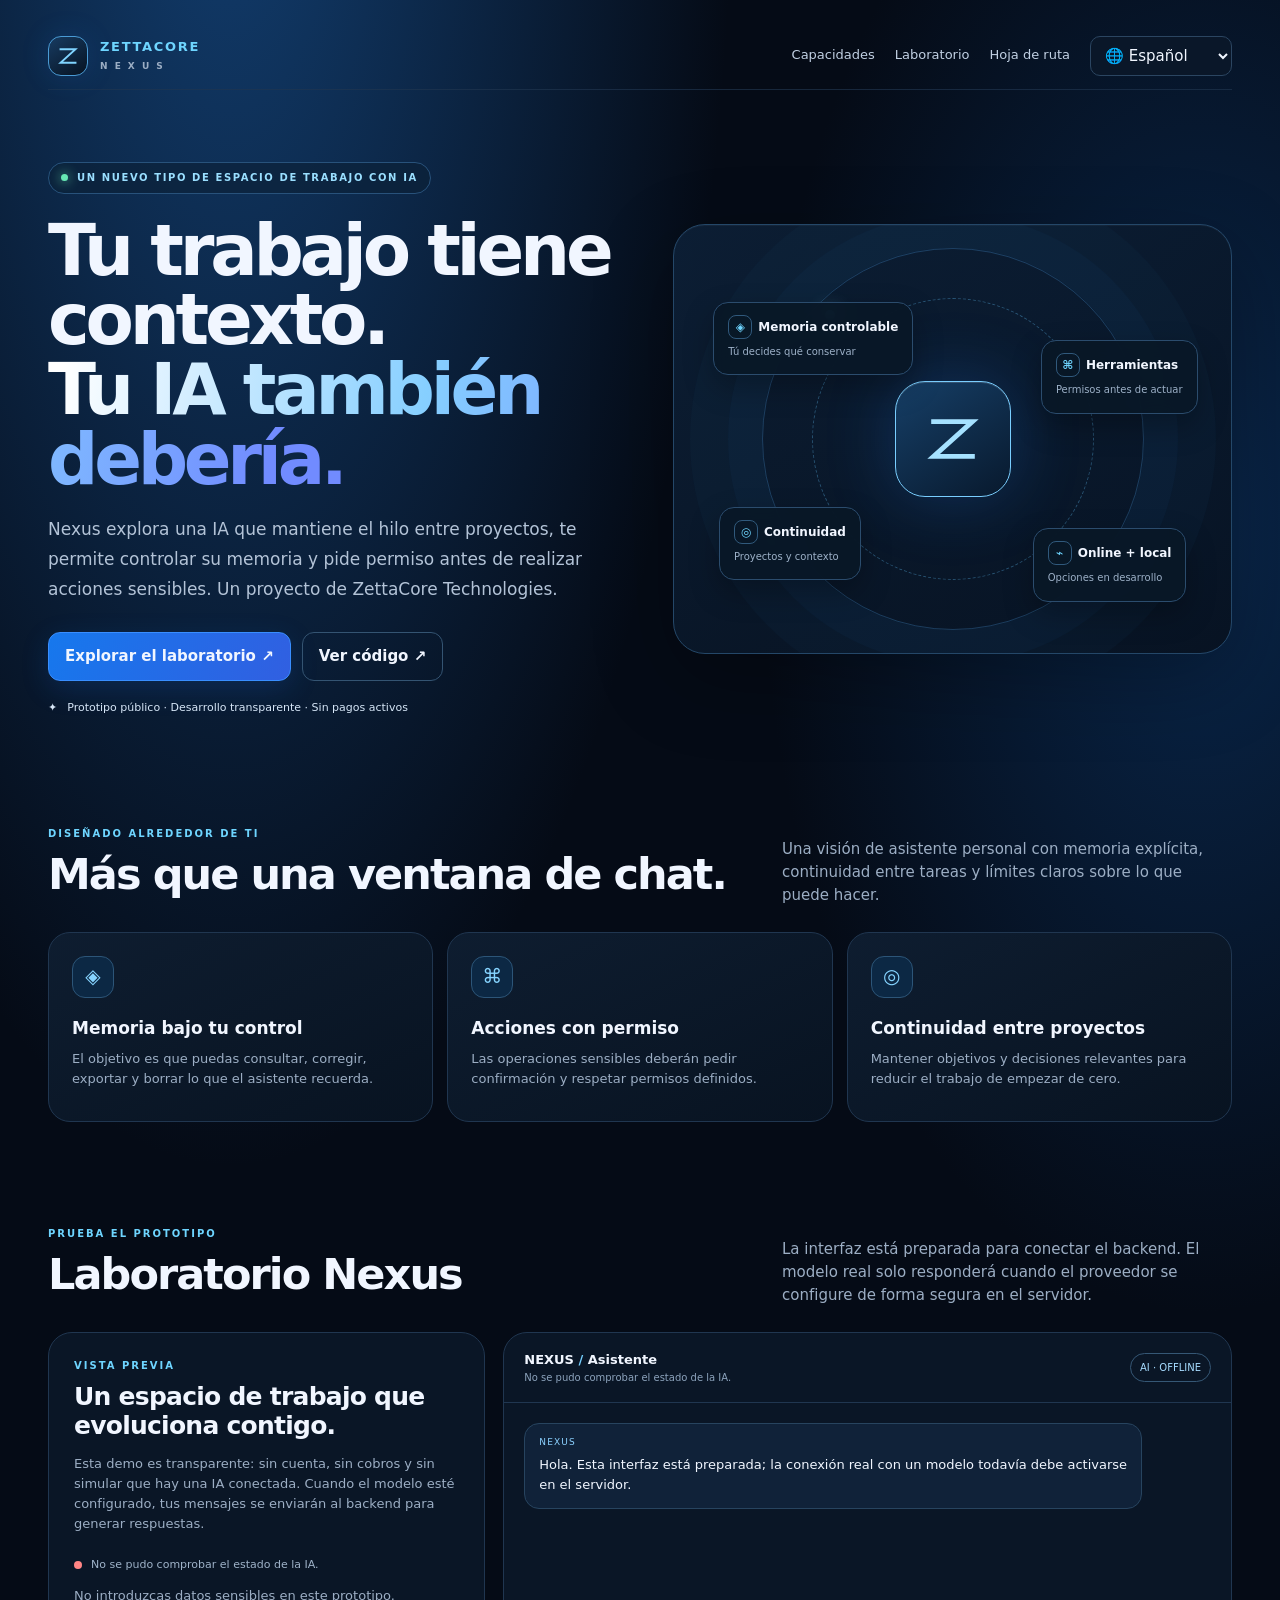
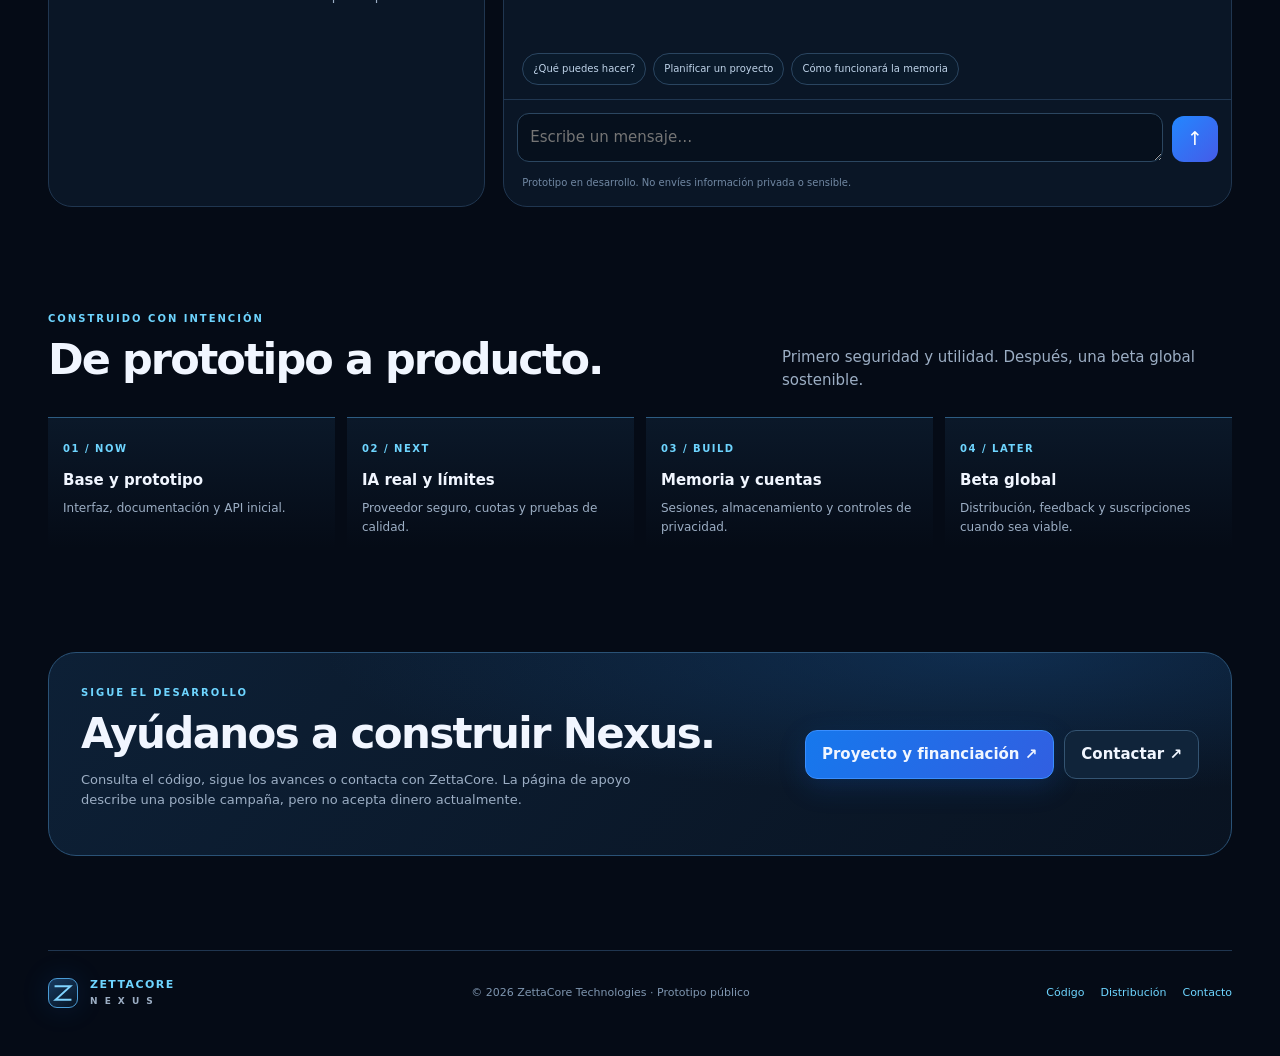
<file: nexus/index.html>
<!doctype html>
<html lang="es">
<head>
<meta charset="utf-8"><meta name="viewport" content="width=device-width,initial-scale=1">
<meta name="theme-color" content="#050b16"><meta name="description" content="ZettaCore Nexus — an AI workspace built around continuity, user-controlled memory and permission-based tools.">
<meta name="apple-mobile-web-app-capable" content="yes"><meta name="apple-mobile-web-app-status-bar-style" content="black-translucent">
<link rel="manifest" href="/manifest.webmanifest"><link rel="icon" href="/icons/nexus-192.svg" type="image/svg+xml"><link rel="apple-touch-icon" href="/icons/nexus-192.svg">
<title>ZettaCore Nexus — AI workspace</title>
<style>
:root{color-scheme:dark;--bg:#050b16;--panel:#0a1424;--panel2:#0e1d32;--line:#203650;--text:#f1f6ff;--muted:#9caec4;--blue:#2586ff;--cyan:#6ed5ff;--green:#67e8b4;--radius:22px}
*{box-sizing:border-box}html{scroll-behavior:smooth}body{margin:0;background:radial-gradient(ellipse at 18% -8%,#123e70 0,transparent 34%),radial-gradient(ellipse at 94% 20%,#09264a 0,transparent 26%),var(--bg);color:var(--text);font:15px/1.55 Inter,ui-sans-serif,system-ui,-apple-system,BlinkMacSystemFont,"Segoe UI",sans-serif}a{color:var(--cyan);text-decoration:none}button,input,textarea,select{font:inherit}.shell{max-width:1240px;margin:auto;padding:22px 28px}.top{height:68px;display:flex;align-items:center;justify-content:space-between;gap:16px;border-bottom:1px solid #203650a8}.brand{display:flex;align-items:center;gap:12px;letter-spacing:.13em;font-size:13px;font-weight:850}.brand small{display:block;color:var(--muted);font-size:9px;letter-spacing:.22em;margin-top:2px}.mark{width:40px;height:40px;border:1px solid #4a9bd5;border-radius:13px;background:linear-gradient(145deg,#173b61,#071322);display:grid;place-items:center;box-shadow:0 0 30px #2387ff22}.mark svg{width:24px;height:24px}.nav{display:flex;align-items:center;gap:20px}.nav a{color:#c1d0e3;font-size:13px}.language{background:#0a1729;border:1px solid #2b4561;color:var(--text);border-radius:10px;padding:9px 10px;max-width:175px}.button{display:inline-flex;align-items:center;justify-content:center;gap:9px;border:1px solid #345472;background:#10243a;color:var(--text);border-radius:12px;padding:12px 16px;font-weight:750;cursor:pointer;transition:transform .18s,border-color .18s}.button:hover{transform:translateY(-1px);border-color:#65bfff}.button.primary{background:linear-gradient(120deg,#1678ed,#315fe1);border-color:#398eff;box-shadow:0 8px 28px #176de52b}.button.ghost{background:transparent}.hero{display:grid;grid-template-columns:1.02fr .98fr;align-items:center;gap:44px;padding:72px 0 58px}.kicker{display:inline-flex;align-items:center;gap:9px;color:#9adfff;border:1px solid #28527b;background:#0b2038a8;border-radius:999px;padding:7px 12px;font-size:10px;font-weight:800;letter-spacing:.16em;text-transform:uppercase}.dot{width:7px;height:7px;border-radius:50%;background:var(--green);box-shadow:0 0 12px #67e8b4}.hero h1{font-size:clamp(42px,5.5vw,72px);line-height:.99;letter-spacing:-.06em;margin:23px 0 20px;max-width:720px}.gradient{background:linear-gradient(100deg,#fff 2%,#86cfff 48%,#718bff 90%);background-clip:text;color:transparent}.lead{font-size:17px;color:#b3c3d7;max-width:590px;line-height:1.75}.hero-actions{display:flex;flex-wrap:wrap;gap:11px;margin:27px 0 18px}.trust{display:flex;align-items:center;gap:10px;color:#849ab3;font-size:11px}.trust span{color:#d6e6f7}.orbital{position:relative;min-height:430px;border:1px solid #244768;border-radius:32px;background:linear-gradient(145deg,#0d2139d9,#07111fe8);overflow:hidden;display:grid;place-items:center;box-shadow:inset 0 1px #ffffff0a,0 25px 80px #0004}.orbital:before{content:"";position:absolute;width:380px;height:380px;border-radius:50%;border:1px solid #438bca55;box-shadow:0 0 0 34px #1a47701b,0 0 0 72px #1a477015}.orbital:after{content:"";position:absolute;width:280px;height:280px;border-radius:50%;border:1px dashed #64c7ff55;animation:spin 40s linear infinite}.orbit{position:absolute;width:100%;height:100%;inset:0;animation:spin 26s linear infinite}.orbit i{position:absolute;width:10px;height:10px;background:var(--cyan);border-radius:50%;box-shadow:0 0 18px var(--cyan);top:20%;left:27%}.core{z-index:2;width:116px;height:116px;display:grid;place-items:center;border-radius:30px;border:1px solid #79ceff;background:linear-gradient(145deg,#163f67,#08192d);box-shadow:0 0 70px #2387ff3d,inset 0 1px #ffffff26}.core svg{width:62px;height:62px}.float-card{position:absolute;z-index:3;border:1px solid #2b4c6d;background:#091827eF;backdrop-filter:blur(15px);border-radius:15px;padding:12px 14px;box-shadow:0 12px 30px #0004}.float-card b{display:block;font-size:12px}.float-card small{color:#9db1c8;font-size:10px}.fc1{top:18%;left:7%}.fc2{top:27%;right:6%}.fc3{bottom:17%;left:8%}.fc4{bottom:12%;right:8%}.tiny-icon{display:inline-grid;place-items:center;width:24px;height:24px;border:1px solid #30597c;border-radius:8px;color:var(--cyan);margin-right:6px}.section{padding:52px 0}.section-head{display:flex;align-items:end;justify-content:space-between;gap:22px;margin-bottom:24px}.eyebrow{color:var(--cyan);font-size:10px;font-weight:850;letter-spacing:.2em;text-transform:uppercase}.section h2{font-size:clamp(28px,3.6vw,43px);letter-spacing:-.045em;line-height:1.08;margin:10px 0}.section-head p{color:var(--muted);max-width:450px;margin:0}.cards{display:grid;grid-template-columns:repeat(3,1fr);gap:14px}.card{border:1px solid var(--line);border-radius:var(--radius);padding:23px;background:linear-gradient(155deg,#0e1d30,#081321);min-height:190px}.card .symbol{width:42px;height:42px;display:grid;place-items:center;border:1px solid #2c5578;border-radius:13px;color:#86d4ff;background:#0c2844;font-size:20px}.card h3{font-size:17px;margin:17px 0 8px}.card p{color:var(--muted);font-size:13px;margin:0}.demo-grid{display:grid;grid-template-columns:.75fr 1.25fr;gap:18px;align-items:stretch}.demo-intro,.chat{border:1px solid var(--line);border-radius:24px;background:#0a1626}.demo-intro{padding:25px}.demo-intro h3{font-size:25px;line-height:1.15;letter-spacing:-.03em;margin:10px 0}.demo-intro p{color:var(--muted);font-size:13px}.status-line{display:flex;align-items:center;gap:9px;color:#9fb3c9;font-size:11px;margin-top:22px}.status-light{width:8px;height:8px;border-radius:50%;background:#f6c76c}.chat{overflow:hidden;display:flex;flex-direction:column;min-height:470px}.chat-head{padding:17px 20px;border-bottom:1px solid var(--line);display:flex;align-items:center;justify-content:space-between;gap:12px}.chat-title{font-weight:800;font-size:13px}.chat-sub{font-size:10px;color:#8ca3bc}.model-pill{font-size:10px;border:1px solid #355775;padding:6px 9px;border-radius:999px;color:#a7dcff}.messages{padding:20px;display:flex;flex-direction:column;gap:13px;flex:1;min-height:250px;max-height:430px;overflow:auto}.bubble{max-width:90%;padding:12px 14px;border:1px solid #27445f;background:#102239;border-radius:15px;white-space:pre-wrap;overflow-wrap:anywhere;font-size:13px}.bubble.user{align-self:flex-end;background:#12365b;border-color:#275c91}.bubble .who{display:block;font-size:9px;color:#8bd1ff;letter-spacing:.13em;text-transform:uppercase;margin-bottom:5px}.suggestions{display:flex;gap:7px;flex-wrap:wrap;padding:0 18px 14px}.suggestion{border:1px solid #2a4560;background:#0a1a2b;color:#bfd3e9;border-radius:999px;padding:7px 10px;font-size:10px;cursor:pointer}.composer{border-top:1px solid var(--line);padding:13px;display:flex;align-items:end;gap:9px}.composer textarea{flex:1;min-width:0;min-height:46px;max-height:130px;resize:vertical;background:#06101d;color:var(--text);border:1px solid #2b4660;border-radius:12px;padding:12px;outline:none}.composer textarea:focus{border-color:#4ba8f3}.send{width:46px;height:46px;border:0;border-radius:12px;background:linear-gradient(135deg,#2387ff,#455be8);color:white;font-size:19px;cursor:pointer}.chat-note{padding:0 18px 15px;color:#7188a3;font-size:10px}.roadmap{display:grid;grid-template-columns:repeat(4,1fr);gap:12px}.step{border-top:1px solid #2d5c82;padding:18px 15px 12px;background:linear-gradient(180deg,#10243a88,transparent)}.step strong{font-size:10px;color:var(--cyan);letter-spacing:.15em}.step h3{font-size:15px;margin:10px 0 7px}.step p{font-size:12px;color:var(--muted);margin:0}.cta{border:1px solid #2a5276;border-radius:28px;padding:32px;background:radial-gradient(ellipse at 80% 0,#15467b77,transparent 50%),linear-gradient(130deg,#0d2036,#091321);display:flex;align-items:center;justify-content:space-between;gap:24px}.cta h2{font-size:clamp(27px,4vw,42px);line-height:1.1;letter-spacing:-.04em;margin:10px 0}.cta p{max-width:600px;color:var(--muted);font-size:13px}.footer{margin-top:42px;border-top:1px solid var(--line);padding:25px 0;display:flex;align-items:center;justify-content:space-between;gap:18px;flex-wrap:wrap;color:#7f96b0;font-size:11px}.footer-links{display:flex;gap:16px;flex-wrap:wrap}.prototype-note{color:#e6c782}.hidden{display:none!important}
@keyframes spin{to{transform:rotate(360deg)}}
@media(max-width:900px){.shell{padding:16px}.nav{gap:10px}.nav a{display:none}.hero{grid-template-columns:1fr;gap:26px;padding:52px 0 32px}.orbital{min-height:350px}.demo-grid{grid-template-columns:1fr}.roadmap{grid-template-columns:repeat(2,1fr)}}
@media(max-width:580px){.top{height:auto;padding-bottom:15px;align-items:flex-start}.brand{font-size:11px}.mark{width:36px;height:36px}.language{max-width:130px;font-size:11px}.hero h1{font-size:43px}.lead{font-size:15px}.orbital{min-height:300px}.orbital:before{width:270px;height:270px}.orbital:after{width:205px;height:205px}.core{width:90px;height:90px}.core svg{width:49px;height:49px}.float-card{padding:9px}.fc1{left:4%;top:12%}.fc2{right:3%;top:24%}.fc3{left:4%;bottom:13%}.fc4{right:3%;bottom:10%}.cards{grid-template-columns:1fr}.section{padding:36px 0}.section-head{display:block}.roadmap{grid-template-columns:1fr 1fr}.cta{padding:23px;display:block}.cta .button{margin-top:10px}.chat{min-height:430px}.messages{padding:14px}.bubble{max-width:96%}}
@media(prefers-reduced-motion:reduce){*,*:before,*:after{animation:none!important;scroll-behavior:auto!important;transition:none!important}}
</style>
</head>
<body><main class="shell">
<header class="top">
<a class="brand" href="/" aria-label="ZettaCore Nexus home"><span class="mark"><svg viewBox="0 0 64 64" fill="none" aria-hidden="true"><path d="M12 14H52L12 50H52" stroke="#80D4FF" stroke-width="5" stroke-linecap="square" stroke-linejoin="miter"/></svg></span><span>ZETTACORE<small>N E X U S</small></span></a>
<nav class="nav"><a href="#capabilities" data-i="navFeatures">Capacidades</a><a href="#lab" data-i="navLab">Laboratorio</a><a href="#roadmap" data-i="navRoadmap">Hoja de ruta</a><select id="language" class="language" aria-label="Language"><option value="es">🌐 Español</option><option value="en">🌐 English</option><option value="pt">🌐 Português</option><option value="fr">🌐 Français</option><option value="de">🌐 Deutsch</option><option value="it">🌐 Italiano</option><option value="ja">🌐 日本語</option><option value="zh">🌐 中文</option><option value="ar">🌐 العربية</option><option value="hi">🌐 हिन्दी</option></select></nav>
</header>
<section class="hero">
<div><div class="kicker"><span class="dot"></span><span data-i="kicker">Un nuevo tipo de espacio de trabajo con IA</span></div>
<h1 data-i="heroTitle">Tu trabajo tiene contexto.<br><span class="gradient">Tu IA también debería.</span></h1>
<p class="lead" data-i="heroLead">Nexus explora una IA que mantiene el hilo entre proyectos, te permite controlar su memoria y pide permiso antes de realizar acciones sensibles. Un proyecto de ZettaCore Technologies.</p>
<div class="hero-actions"><a href="#lab" class="button primary" data-i="tryDemo">Explorar el laboratorio <span>↗</span></a><button id="install" class="button hidden" data-i="install">Instalar aplicación ↓</button><a href="https://github.com/lucaspatrickmachota-ai/zettacore-technologies" class="button ghost" data-i="viewCode">Ver código ↗</a></div>
<div class="trust"><span>✦</span><span data-i="trust">Prototipo público · Desarrollo transparente · Sin pagos activos</span></div>
</div>
<div class="orbital" aria-label="Nexus AI visual"><div class="orbit"><i></i></div><div class="core"><svg viewBox="0 0 64 64" fill="none"><path d="M12 14H52L12 50H52" stroke="#A5E1FF" stroke-width="5" stroke-linecap="square"/></svg></div>
<div class="float-card fc1"><b><span class="tiny-icon">◈</span><span data-i="floatMemory">Memoria controlable</span></b><small data-i="floatMemorySub">Tú decides qué conservar</small></div>
<div class="float-card fc2"><b><span class="tiny-icon">⌘</span><span data-i="floatTools">Herramientas</span></b><small data-i="floatToolsSub">Permisos antes de actuar</small></div>
<div class="float-card fc3"><b><span class="tiny-icon">◎</span><span data-i="floatContext">Continuidad</span></b><small data-i="floatContextSub">Proyectos y contexto</small></div>
<div class="float-card fc4"><b><span class="tiny-icon">⌁</span><span data-i="floatChoice">Online + local</span></b><small data-i="floatChoiceSub">Opciones en desarrollo</small></div>
</div>
</section>
<section class="section" id="capabilities"><div class="section-head"><div><div class="eyebrow" data-i="featuresEyebrow">Diseñado alrededor de ti</div><h2 data-i="featuresTitle">Más que una ventana de chat.</h2></div><p data-i="featuresLead">Una visión de asistente personal con memoria explícita, continuidad entre tareas y límites claros sobre lo que puede hacer.</p></div>
<div class="cards">
<article class="card"><div class="symbol">◈</div><h3 data-i="feature1Title">Memoria bajo tu control</h3><p data-i="feature1Body">El objetivo es que puedas consultar, corregir, exportar y borrar lo que el asistente recuerda.</p></article>
<article class="card"><div class="symbol">⌘</div><h3 data-i="feature2Title">Acciones con permiso</h3><p data-i="feature2Body">Las operaciones sensibles deberán pedir confirmación y respetar permisos definidos.</p></article>
<article class="card"><div class="symbol">◎</div><h3 data-i="feature3Title">Continuidad entre proyectos</h3><p data-i="feature3Body">Mantener objetivos y decisiones relevantes para reducir el trabajo de empezar de cero.</p></article>
</div></section>
<section class="section" id="lab"><div class="section-head"><div><div class="eyebrow" data-i="labEyebrow">Prueba el prototipo</div><h2 data-i="labTitle">Nexus Laboratory</h2></div><p data-i="labLead">La interfaz está preparada para conectar el backend. El modelo real solo responderá cuando el proveedor se configure de forma segura en el servidor.</p></div>
<div class="demo-grid"><aside class="demo-intro"><div class="eyebrow" data-i="previewLabel">Vista previa</div><h3 data-i="demoCardTitle">Un espacio de trabajo que evoluciona contigo.</h3><p data-i="demoCardBody">Esta demo es transparente: sin cuenta, sin cobros y sin simular que hay una IA conectada. Cuando el modelo esté configurado, tus mensajes se enviarán al backend para generar respuestas.</p><div class="status-line"><span class="status-light" id="statusLight"></span><span id="aiStatus" data-i="checking">Comprobando estado de la IA…</span></div><p class="prototype-note" data-i="privacyNote">No introduzcas datos sensibles en este prototipo.</p></aside>
<section class="chat"><header class="chat-head"><div><div class="chat-title">NEXUS <span style="color:#74cfff">/</span> <span data-i="chatTitle">Asistente</span></div><div class="chat-sub" id="modelLabel" data-i="modelChecking">Estado del modelo: comprobando</div></div><span class="model-pill" id="modelPill">AI · …</span></header>
<div class="messages" id="messages" aria-live="polite"><div class="bubble"><span class="who">NEXUS</span><span data-i="chatWelcome">Hola. Esta interfaz está preparada; la conexión real con un modelo todavía debe activarse en el servidor.</span></div></div>
<div class="suggestions"><button class="suggestion" data-prompt="What can you do?" data-i="suggest1">¿Qué puedes hacer?</button><button class="suggestion" data-prompt="Help me plan a project" data-i="suggest2">Planificar un proyecto</button><button class="suggestion" data-prompt="How does memory work?" data-i="suggest3">Cómo funcionará la memoria</button></div>
<form class="composer" id="chatForm"><textarea id="prompt" maxlength="4000" rows="1" placeholder="Escribe un mensaje…" data-i-placeholder="composerPlaceholder" aria-label="Message"></textarea><button class="send" type="submit" aria-label="Send message">↑</button></form><div class="chat-note" data-i="chatFootnote">Prototipo en desarrollo. No envíes información privada o sensible.</div>
</section></div></section>
<section class="section" id="roadmap"><div class="section-head"><div><div class="eyebrow" data-i="roadmapEyebrow">Construido con intención</div><h2 data-i="roadmapTitle">De prototipo a producto.</h2></div><p data-i="roadmapLead">Primero seguridad y utilidad. Después, una beta global sostenible.</p></div>
<div class="roadmap"><article class="step"><strong>01 / NOW</strong><h3 data-i="step1Title">Base y prototipo</h3><p data-i="step1Body">Interfaz, documentación y API inicial.</p></article><article class="step"><strong>02 / NEXT</strong><h3 data-i="step2Title">IA real y límites</h3><p data-i="step2Body">Proveedor seguro, cuotas y pruebas de calidad.</p></article><article class="step"><strong>03 / BUILD</strong><h3 data-i="step3Title">Memoria y cuentas</h3><p data-i="step3Body">Sesiones, almacenamiento y controles de privacidad.</p></article><article class="step"><strong>04 / LATER</strong><h3 data-i="step4Title">Beta global</h3><p data-i="step4Body">Distribución, feedback y suscripciones cuando sea viable.</p></article></div></section>
<section class="section"><div class="cta"><div><div class="eyebrow" data-i="ctaEyebrow">Sigue el desarrollo</div><h2 data-i="ctaTitle">Ayúdanos a construir Nexus.</h2><p data-i="ctaBody">Consulta el código, sigue los avances o contacta con ZettaCore. La página de apoyo describe una posible campaña, pero no acepta dinero actualmente.</p></div><div style="display:flex;gap:10px;flex-wrap:wrap"><a class="button primary" href="/campaign.html" data-i="ctaCampaign">Proyecto y financiación ↗</a><a class="button" href="mailto:zettacoretechnologies@gmail.com" data-i="ctaContact">Contactar ↗</a></div></div></section>
<footer class="footer"><a class="brand" href="/" style="font-size:11px"><span class="mark" style="width:30px;height:30px;border-radius:9px"><svg viewBox="0 0 64 64" fill="none"><path d="M12 14H52L12 50H52" stroke="#80D4FF" stroke-width="5" stroke-linecap="square"/></svg></span><span>ZETTACORE<small>N E X U S</small></span></a><div>© 2026 ZettaCore Technologies · <span data-i="footerPrototype">Prototipo público</span></div><div class="footer-links"><a href="https://github.com/lucaspatrickmachota-ai/zettacore-technologies" data-i="footerCode">Código</a><a href="/DISTRIBUTION.md" data-i="footerDistribution">Distribución</a><a href="mailto:zettacoretechnologies@gmail.com" data-i="footerContact">Contacto</a></div></footer>
</main>
<script>
const API_BASE='https://zettacore-nexus-api.onrender.com';
const strings={
es:{navFeatures:'Capacidades',navLab:'Laboratorio',navRoadmap:'Hoja de ruta',kicker:'Un nuevo tipo de espacio de trabajo con IA',heroTitle:'Tu trabajo tiene contexto.<br><span class="gradient">Tu IA también debería.</span>',heroLead:'Nexus explora una IA que mantiene el hilo entre proyectos, te permite controlar su memoria y pide permiso antes de realizar acciones sensibles. Un proyecto de ZettaCore Technologies.',tryDemo:'Explorar el laboratorio ↗',install:'Instalar aplicación ↓',viewCode:'Ver código ↗',trust:'Prototipo público · Desarrollo transparente · Sin pagos activos',floatMemory:'Memoria controlable',floatMemorySub:'Tú decides qué conservar',floatTools:'Herramientas',floatToolsSub:'Permisos antes de actuar',floatContext:'Continuidad',floatContextSub:'Proyectos y contexto',floatChoice:'Online + local',floatChoiceSub:'Opciones en desarrollo',featuresEyebrow:'Diseñado alrededor de ti',featuresTitle:'Más que una ventana de chat.',featuresLead:'Una visión de asistente personal con memoria explícita, continuidad entre tareas y límites claros sobre lo que puede hacer.',feature1Title:'Memoria bajo tu control',feature1Body:'El objetivo es que puedas consultar, corregir, exportar y borrar lo que el asistente recuerda.',feature2Title:'Acciones con permiso',feature2Body:'Las operaciones sensibles deberán pedir confirmación y respetar permisos definidos.',feature3Title:'Continuidad entre proyectos',feature3Body:'Mantener objetivos y decisiones relevantes para reducir el trabajo de empezar de cero.',labEyebrow:'Prueba el prototipo',labTitle:'Laboratorio Nexus',labLead:'La interfaz está preparada para conectar el backend. El modelo real solo responderá cuando el proveedor se configure de forma segura en el servidor.',previewLabel:'Vista previa',demoCardTitle:'Un espacio de trabajo que evoluciona contigo.',demoCardBody:'Esta demo es transparente: sin cuenta, sin cobros y sin simular que hay una IA conectada. Cuando el modelo esté configurado, tus mensajes se enviarán al backend para generar respuestas.',checking:'Comprobando estado de la IA…',privacyNote:'No introduzcas datos sensibles en este prototipo.',chatTitle:'Asistente',modelChecking:'Estado del modelo: comprobando',chatWelcome:'Hola. Esta interfaz está preparada; la conexión real con un modelo todavía debe activarse en el servidor.',suggest1:'¿Qué puedes hacer?',suggest2:'Planificar un proyecto',suggest3:'Cómo funcionará la memoria',composerPlaceholder:'Escribe un mensaje…',chatFootnote:'Prototipo en desarrollo. No envíes información privada o sensible.',roadmapEyebrow:'Construido con intención',roadmapTitle:'De prototipo a producto.',roadmapLead:'Primero seguridad y utilidad. Después, una beta global sostenible.',step1Title:'Base y prototipo',step1Body:'Interfaz, documentación y API inicial.',step2Title:'IA real y límites',step2Body:'Proveedor seguro, cuotas y pruebas de calidad.',step3Title:'Memoria y cuentas',step3Body:'Sesiones, almacenamiento y controles de privacidad.',step4Title:'Beta global',step4Body:'Distribución, feedback y suscripciones cuando sea viable.',ctaEyebrow:'Sigue el desarrollo',ctaTitle:'Ayúdanos a construir Nexus.',ctaBody:'Consulta el código, sigue los avances o contacta con ZettaCore. La página de apoyo describe una posible campaña, pero no acepta dinero actualmente.',ctaCampaign:'Proyecto y financiación ↗',ctaContact:'Contactar ↗',footerPrototype:'Prototipo público',footerCode:'Código',footerDistribution:'Distribución',footerContact:'Contacto',you:'Tú',nexus:'Nexus',thinking:'Pensando…',notConfigured:'Modelo aún no configurado en el servidor. La demo no genera respuestas reales.',ready:'Proveedor configurado en el servidor',error:'No se pudo comprobar el estado de la IA.',sendError:'No se pudo conectar con Nexus. Comprueba tu conexión e inténtalo de nuevo.',unavailable:'La IA aún no está habilitada. Estamos preparando la configuración segura del modelo.',empty:'Escribe un mensaje primero.'},
en:{navFeatures:'Capabilities',navLab:'Laboratory',navRoadmap:'Roadmap',kicker:'A new kind of AI workspace',heroTitle:'Your work has context.<br><span class="gradient">Your AI should too.</span>',heroLead:'Nexus explores an AI that follows the thread across projects, lets you control its memory and asks permission before sensitive actions. A ZettaCore Technologies project.',tryDemo:'Explore the lab ↗',install:'Install app ↓',viewCode:'View source ↗',trust:'Public prototype · Transparent development · No active payments',floatMemory:'User-controlled memory',floatMemorySub:'You choose what to keep',floatTools:'Tools',floatToolsSub:'Permission before action',floatContext:'Continuity',floatContextSub:'Projects and context',floatChoice:'Online + local',floatChoiceSub:'Options in development',featuresEyebrow:'Designed around you',featuresTitle:'More than a chat window.',featuresLead:'A vision for a personal assistant with explicit memory, continuity between tasks and clear limits on what it can do.',feature1Title:'Memory you control',feature1Body:'The goal is to let you review, correct, export and delete what the assistant remembers.',feature2Title:'Permission-based actions',feature2Body:'Sensitive operations should ask for confirmation and respect defined permissions.',feature3Title:'Continuity across projects',feature3Body:'Keep relevant goals and decisions so you spend less time starting from scratch.',labEyebrow:'Try the prototype',labTitle:'Nexus Laboratory',labLead:'The interface is ready to connect to the backend. A real model will respond only after a provider is securely configured on the server.',previewLabel:'Preview',demoCardTitle:'A workspace that grows with you.',demoCardBody:'This demo is transparent: no account, no payments, and no pretending an AI is connected. Once configured, messages will go through the backend to generate replies.',checking:'Checking AI status…',privacyNote:'Do not enter sensitive data in this prototype.',chatTitle:'Assistant',modelChecking:'Model status: checking',chatWelcome:'Hello. This interface is ready; a real model connection still needs to be enabled on the server.',suggest1:'What can you do?',suggest2:'Help me plan a project',suggest3:'How will memory work?',composerPlaceholder:'Write a message…',chatFootnote:'Prototype in development. Do not send private or sensitive information.',roadmapEyebrow:'Built with intention',roadmapTitle:'From prototype to product.',roadmapLead:'Safety and usefulness first. Then a sustainable global beta.',step1Title:'Foundation',step1Body:'Interface, documentation and initial API.',step2Title:'Real AI and limits',step2Body:'Secure provider, quotas and quality tests.',step3Title:'Memory and accounts',step3Body:'Sessions, storage and privacy controls.',step4Title:'Global beta',step4Body:'Distribution, feedback and subscriptions when viable.',ctaEyebrow:'Follow the build',ctaTitle:'Help us build Nexus.',ctaBody:'Explore the code, follow progress or contact ZettaCore. The support page describes a possible campaign but does not accept money.',ctaCampaign:'Project & funding ↗',ctaContact:'Contact ↗',footerPrototype:'Public prototype',footerCode:'Source',footerDistribution:'Distribution',footerContact:'Contact',you:'You',nexus:'Nexus',thinking:'Thinking…',notConfigured:'Model not configured on the server yet. The demo cannot generate real AI replies.',ready:'Provider configured on the server',error:'Could not check AI status.',sendError:'Could not connect to Nexus. Check your connection and try again.',unavailable:'AI is not enabled yet. We are preparing secure model configuration.',empty:'Write a message first.'},
pt:{navFeatures:'Recursos',navLab:'Laboratório',navRoadmap:'Roteiro',kicker:'Um novo tipo de espaço de trabalho com IA',heroTitle:'Seu trabalho tem contexto.<br><span class="gradient">Sua IA também deveria.</span>',heroLead:'Nexus explora uma IA que mantém o contexto entre projetos, permite controlar a memória e pede autorização antes de ações sensíveis. Um projeto da ZettaCore Technologies.',tryDemo:'Explorar laboratório ↗',install:'Instalar app ↓',viewCode:'Ver código ↗',trust:'Protótipo público · Desenvolvimento transparente · Sem pagamentos ativos',floatMemory:'Memória controlável',floatMemorySub:'Você decide o que guardar',floatTools:'Ferramentas',floatToolsSub:'Permissão antes de agir',floatContext:'Continuidade',floatContextSub:'Projetos e contexto',floatChoice:'Online + local',floatChoiceSub:'Opções em desenvolvimento',featuresEyebrow:'Feito para você',featuresTitle:'Mais que uma janela de chat.',featuresLead:'A visão de um assistente pessoal com memória explícita, continuidade entre tarefas e limites claros.',feature1Title:'Memória sob seu controle',feature1Body:'A meta é permitir consultar, corrigir, exportar e apagar o que o assistente lembra.',feature2Title:'Ações autorizadas',feature2Body:'Operações sensíveis devem pedir confirmação e respeitar permissões.',feature3Title:'Continuidade entre projetos',feature3Body:'Manter objetivos e decisões relevantes para evitar começar do zero.',labEyebrow:'Experimente o protótipo',labTitle:'Laboratório Nexus',labLead:'A interface está pronta para conectar ao backend. O modelo real só responderá quando for configurado com segurança no servidor.',previewLabel:'Prévia',demoCardTitle:'Um espaço de trabalho que evolui com você.',demoCardBody:'Esta demo é transparente: sem conta, pagamentos ou falsa conexão de IA. Quando configurado, o backend processará as mensagens.',checking:'Verificando o estado da IA…',privacyNote:'Não insira dados sensíveis neste protótipo.',chatTitle:'Assistente',modelChecking:'Estado do modelo: verificando',chatWelcome:'Olá. A interface está pronta; ainda é necessário ativar a conexão com um modelo no servidor.',suggest1:'O que você faz?',suggest2:'Planejar um projeto',suggest3:'Como funcionará a memória?',composerPlaceholder:'Escreva uma mensagem…',chatFootnote:'Protótipo em desenvolvimento. Não envie informações privadas.',roadmapEyebrow:'Construído com propósito',roadmapTitle:'Do protótipo ao produto.',roadmapLead:'Segurança e utilidade primeiro. Depois, uma beta global sustentável.',step1Title:'Base',step1Body:'Interface, documentação e API inicial.',step2Title:'IA real e limites',step2Body:'Provedor seguro, cotas e testes de qualidade.',step3Title:'Memória e contas',step3Body:'Sessões, armazenamento e privacidade.',step4Title:'Beta global',step4Body:'Distribuição, feedback e assinaturas quando viáveis.',ctaEyebrow:'Acompanhe o projeto',ctaTitle:'Ajude a construir o Nexus.',ctaBody:'Veja o código e acompanhe o progresso. A página de apoio descreve uma possível campanha, mas não recebe dinheiro.',ctaCampaign:'Projeto e financiamento ↗',ctaContact:'Contato ↗',footerPrototype:'Protótipo público',footerCode:'Código',footerDistribution:'Distribuição',footerContact:'Contato',you:'Você',nexus:'Nexus',thinking:'Pensando…',notConfigured:'O modelo ainda não foi configurado no servidor. A demo não gera respostas reais.',ready:'Provedor configurado no servidor',error:'Não foi possível verificar a IA.',sendError:'Não foi possível conectar ao Nexus.',unavailable:'A IA ainda não está habilitada.',empty:'Escreva uma mensagem primeiro.'},
fr:{navFeatures:'Fonctionnalités',navLab:'Laboratoire',navRoadmap:'Feuille de route',kicker:'Un nouvel espace de travail avec IA',heroTitle:'Votre travail a du contexte.<br><span class="gradient">Votre IA aussi devrait.</span>',heroLead:'Nexus explore une IA qui conserve le fil entre les projets, vous laisse contrôler sa mémoire et demande une autorisation avant les actions sensibles. Un projet de ZettaCore Technologies.',tryDemo:'Explorer le laboratoire ↗',install:'Installer l’application ↓',viewCode:'Voir le code ↗',trust:'Prototype public · Développement transparent · Aucun paiement actif',floatMemory:'Mémoire contrôlable',floatMemorySub:'Vous choisissez quoi garder',floatTools:'Outils',floatToolsSub:'Autorisation avant action',floatContext:'Continuité',floatContextSub:'Projets et contexte',floatChoice:'En ligne + local',floatChoiceSub:'Options en développement',featuresEyebrow:'Conçu autour de vous',featuresTitle:'Plus qu’une fenêtre de chat.',featuresLead:'La vision d’un assistant avec mémoire explicite, continuité et limites claires.',feature1Title:'Mémoire sous votre contrôle',feature1Body:'L’objectif est de consulter, corriger, exporter et supprimer la mémoire.',feature2Title:'Actions autorisées',feature2Body:'Les opérations sensibles devront demander confirmation.',feature3Title:'Continuité entre projets',feature3Body:'Conserver les objectifs et décisions utiles.',labEyebrow:'Essayez le prototype',labTitle:'Laboratoire Nexus',labLead:'L’interface est prête pour le backend. Le modèle réel ne répondra qu’après configuration sécurisée du serveur.',previewLabel:'Aperçu',demoCardTitle:'Un espace de travail qui évolue avec vous.',demoCardBody:'Démo transparente : aucun compte, paiement ou faux modèle connecté.',checking:'Vérification de l’IA…',privacyNote:'N’entrez pas de données sensibles.',chatTitle:'Assistant',modelChecking:'État du modèle : vérification',chatWelcome:'Bonjour. L’interface est prête ; la connexion à un vrai modèle doit encore être activée.',suggest1:'Que peux-tu faire ?',suggest2:'Planifier un projet',suggest3:'Comment fonctionnera la mémoire ?',composerPlaceholder:'Écrivez un message…',chatFootnote:'Prototype en développement. N’envoyez pas de données privées.',roadmapEyebrow:'Construit avec intention',roadmapTitle:'Du prototype au produit.',roadmapLead:'Sécurité et utilité d’abord.',step1Title:'Fondations',step1Body:'Interface, documentation et API.',step2Title:'IA réelle et limites',step2Body:'Fournisseur sécurisé et tests.',step3Title:'Mémoire et comptes',step3Body:'Sessions et confidentialité.',step4Title:'Bêta mondiale',step4Body:'Distribution et abonnements si viables.',ctaEyebrow:'Suivez le projet',ctaTitle:'Aidez-nous à construire Nexus.',ctaBody:'Consultez le code. La page de soutien décrit une campagne possible mais ne collecte pas d’argent.',ctaCampaign:'Projet et financement ↗',ctaContact:'Contact ↗',footerPrototype:'Prototype public',footerCode:'Code',footerDistribution:'Distribution',footerContact:'Contact',you:'Vous',nexus:'Nexus',thinking:'Réflexion…',notConfigured:'Le modèle n’est pas configuré sur le serveur. Pas de réponses IA réelles.',ready:'Fournisseur configuré',error:'Impossible de vérifier l’IA.',sendError:'Connexion à Nexus impossible.',unavailable:'L’IA n’est pas encore activée.',empty:'Écrivez un message.'},
de:{navFeatures:'Funktionen',navLab:'Labor',navRoadmap:'Roadmap',kicker:'Ein neuer KI-Arbeitsbereich',heroTitle:'Deine Arbeit hat Kontext.<br><span class="gradient">Deine KI auch.</span>',heroLead:'Nexus erforscht eine KI, die den Zusammenhang zwischen Projekten erhält, kontrollierbare Erinnerungen bietet und vor sensiblen Aktionen um Erlaubnis bittet. Ein Projekt von ZettaCore Technologies.',tryDemo:'Labor erkunden ↗',install:'App installieren ↓',viewCode:'Quellcode ↗',trust:'Öffentlicher Prototyp · Transparente Entwicklung · Keine aktiven Zahlungen',floatMemory:'Kontrollierbares Gedächtnis',floatMemorySub:'Du entscheidest, was bleibt',floatTools:'Werkzeuge',floatToolsSub:'Erlaubnis vor Aktionen',floatContext:'Kontinuität',floatContextSub:'Projekte und Kontext',floatChoice:'Online + lokal',floatChoiceSub:'In Entwicklung',featuresEyebrow:'Für dich entwickelt',featuresTitle:'Mehr als ein Chatfenster.',featuresLead:'Die Vision eines Assistenten mit explizitem Gedächtnis und klaren Grenzen.',feature1Title:'Gedächtnis unter deiner Kontrolle',feature1Body:'Erinnerungen ansehen, korrigieren, exportieren und löschen können.',feature2Title:'Aktionen mit Zustimmung',feature2Body:'Sensible Aktionen sollen eine Bestätigung verlangen.',feature3Title:'Kontinuität zwischen Projekten',feature3Body:'Wichtige Ziele und Entscheidungen behalten.',labEyebrow:'Prototyp testen',labTitle:'Nexus Labor',labLead:'Die Oberfläche ist für das Backend vorbereitet. Ein echtes Modell antwortet erst nach sicherer Serverkonfiguration.',previewLabel:'Vorschau',demoCardTitle:'Ein Arbeitsbereich, der mit dir wächst.',demoCardBody:'Transparente Demo: keine Konten, Zahlungen oder vorgetäuschte KI-Verbindung.',checking:'KI-Status wird geprüft…',privacyNote:'Keine sensiblen Daten eingeben.',chatTitle:'Assistent',modelChecking:'Modellstatus: Prüfung',chatWelcome:'Hallo. Die Oberfläche ist bereit; die Verbindung zu einem echten Modell muss noch aktiviert werden.',suggest1:'Was kannst du tun?',suggest2:'Projekt planen',suggest3:'Wie funktioniert das Gedächtnis?',composerPlaceholder:'Nachricht schreiben…',chatFootnote:'Prototyp in Entwicklung. Keine privaten Daten senden.',roadmapEyebrow:'Mit Absicht entwickelt',roadmapTitle:'Vom Prototyp zum Produkt.',roadmapLead:'Sicherheit und Nutzen zuerst.',step1Title:'Grundlage',step1Body:'Oberfläche, Doku und API.',step2Title:'Echte KI und Limits',step2Body:'Sicherer Anbieter und Tests.',step3Title:'Gedächtnis und Konten',step3Body:'Sitzungen und Datenschutz.',step4Title:'Globale Beta',step4Body:'Vertrieb und Abos, wenn tragfähig.',ctaEyebrow:'Projekt verfolgen',ctaTitle:'Hilf uns, Nexus zu bauen.',ctaBody:'Code und Fortschritt ansehen. Die Unterstützungsseite beschreibt eine mögliche Kampagne, nimmt aber kein Geld an.',ctaCampaign:'Projekt & Finanzierung ↗',ctaContact:'Kontakt ↗',footerPrototype:'Öffentlicher Prototyp',footerCode:'Code',footerDistribution:'Vertrieb',footerContact:'Kontakt',you:'Du',nexus:'Nexus',thinking:'Denke nach…',notConfigured:'Das Modell ist auf dem Server noch nicht konfiguriert. Keine echten KI-Antworten.',ready:'Anbieter konfiguriert',error:'KI-Status konnte nicht geprüft werden.',sendError:'Verbindung zu Nexus fehlgeschlagen.',unavailable:'KI ist noch nicht aktiviert.',empty:'Bitte Nachricht eingeben.'},
it:{navFeatures:'Funzionalità',navLab:'Laboratorio',navRoadmap:'Roadmap',kicker:'Un nuovo spazio di lavoro con IA',heroTitle:'Il tuo lavoro ha contesto.<br><span class="gradient">Anche la tua IA dovrebbe.</span>',heroLead:'Nexus esplora un’IA che mantiene il filo tra progetti, consente di controllare la memoria e chiede il permesso prima di azioni sensibili. Un progetto di ZettaCore Technologies.',tryDemo:'Esplora il laboratorio ↗',install:'Installa app ↓',viewCode:'Vedi codice ↗',trust:'Prototipo pubblico · Sviluppo trasparente · Nessun pagamento attivo',floatMemory:'Memoria controllabile',floatMemorySub:'Decidi cosa conservare',floatTools:'Strumenti',floatToolsSub:'Permesso prima di agire',floatContext:'Continuità',floatContextSub:'Progetti e contesto',floatChoice:'Online + locale',floatChoiceSub:'Opzioni in sviluppo',featuresEyebrow:'Progettato intorno a te',featuresTitle:'Più di una finestra di chat.',featuresLead:'La visione di un assistente con memoria esplicita, continuità e limiti chiari.',feature1Title:'Memoria sotto il tuo controllo',feature1Body:'Consultare, correggere, esportare ed eliminare ciò che ricorda.',feature2Title:'Azioni autorizzate',feature2Body:'Le operazioni sensibili dovranno chiedere conferma.',feature3Title:'Continuità tra progetti',feature3Body:'Conservare obiettivi e decisioni utili.',labEyebrow:'Prova il prototipo',labTitle:'Laboratorio Nexus',labLead:'L’interfaccia è pronta per il backend. Il modello reale risponderà solo dopo la configurazione sicura del server.',previewLabel:'Anteprima',demoCardTitle:'Uno spazio di lavoro che cresce con te.',demoCardBody:'Demo trasparente: nessun account, pagamento o finta IA collegata.',checking:'Verifica stato IA…',privacyNote:'Non inserire dati sensibili.',chatTitle:'Assistente',modelChecking:'Stato modello: verifica',chatWelcome:'Ciao. L’interfaccia è pronta; la connessione a un modello reale deve ancora essere attivata.',suggest1:'Cosa puoi fare?',suggest2:'Pianifica un progetto',suggest3:'Come funzionerà la memoria?',composerPlaceholder:'Scrivi un messaggio…',chatFootnote:'Prototipo in sviluppo. Non inviare dati privati.',roadmapEyebrow:'Costruito con intenzione',roadmapTitle:'Dal prototipo al prodotto.',roadmapLead:'Prima sicurezza e utilità.',step1Title:'Fondamenta',step1Body:'Interfaccia, documentazione e API.',step2Title:'IA reale e limiti',step2Body:'Provider sicuro e test.',step3Title:'Memoria e account',step3Body:'Sessioni e privacy.',step4Title:'Beta globale',step4Body:'Distribuzione e abbonamenti se sostenibili.',ctaEyebrow:'Segui lo sviluppo',ctaTitle:'Aiutaci a costruire Nexus.',ctaBody:'Consulta il codice. La pagina di supporto descrive una possibile campagna ma non raccoglie denaro.',ctaCampaign:'Progetto e fondi ↗',ctaContact:'Contatto ↗',footerPrototype:'Prototipo pubblico',footerCode:'Codice',footerDistribution:'Distribuzione',footerContact:'Contatto',you:'Tu',nexus:'Nexus',thinking:'Elaborazione…',notConfigured:'Il modello non è configurato sul server. Nessuna risposta IA reale.',ready:'Provider configurato',error:'Impossibile verificare l’IA.',sendError:'Connessione a Nexus non riuscita.',unavailable:'L’IA non è ancora attiva.',empty:'Scrivi un messaggio.'},
ja:{navFeatures:'機能',navLab:'ラボ',navRoadmap:'ロードマップ',kicker:'新しいAIワークスペース',heroTitle:'仕事には文脈がある。<br><span class="gradient">AIにも必要です。</span>',heroLead:'Nexusは、プロジェクト間の文脈を保ち、記憶をユーザーが管理でき、重要な操作の前に許可を求めるAIを探求します。ZettaCore Technologiesのプロジェクトです。',tryDemo:'ラボを見る ↗',install:'アプリをインストール ↓',viewCode:'ソースコード ↗',trust:'公開プロトタイプ・透明な開発・決済機能なし',floatMemory:'管理できる記憶',floatMemorySub:'保存内容を選べます',floatTools:'ツール',floatToolsSub:'操作前に許可',floatContext:'継続性',floatContextSub:'プロジェクトと文脈',floatChoice:'オンライン＋ローカル',floatChoiceSub:'開発中',featuresEyebrow:'あなたを中心に設計',featuresTitle:'単なるチャット画面ではない。',featuresLead:'明示的な記憶、タスク間の継続性、明確な制限を備えたアシスタントを目指します。',feature1Title:'記憶を管理',feature1Body:'記憶の確認、修正、エクスポート、削除を目指します。',feature2Title:'許可された操作',feature2Body:'重要な操作には確認を求めます。',feature3Title:'プロジェクト間の継続性',feature3Body:'目標や重要な決定を保持します。',labEyebrow:'プロトタイプを試す',labTitle:'Nexus ラボ',labLead:'画面はバックエンド接続に対応しています。実際のモデルはサーバーで安全に設定後に応答します。',previewLabel:'プレビュー',demoCardTitle:'あなたとともに進化するワークスペース。',demoCardBody:'透明なデモです。アカウント、決済、実際のAI接続はまだありません。',checking:'AIの状態を確認中…',privacyNote:'機密情報を入力しないでください。',chatTitle:'アシスタント',modelChecking:'モデル状態を確認中',chatWelcome:'こんにちは。画面は準備できていますが、実際のモデル接続はまだ有効ではありません。',suggest1:'何ができますか？',suggest2:'プロジェクトを計画',suggest3:'記憶の仕組み',composerPlaceholder:'メッセージを入力…',chatFootnote:'開発中のプロトタイプです。個人情報を送信しないでください。',roadmapEyebrow:'意図を持って構築',roadmapTitle:'プロトタイプから製品へ。',roadmapLead:'まず安全性と有用性。その後、持続可能な公開ベータへ。',step1Title:'基盤',step1Body:'画面、文書、初期API。',step2Title:'実際のAIと制限',step2Body:'安全なプロバイダーとテスト。',step3Title:'記憶とアカウント',step3Body:'セッション、保存、プライバシー。',step4Title:'グローバルベータ',step4Body:'実現可能な場合に配布とサブスク。',ctaEyebrow:'開発をフォロー',ctaTitle:'Nexusの開発に参加してください。',ctaBody:'コードと進捗を確認できます。支援ページはキャンペーン案を説明していますが、現在寄付は受け付けていません。',ctaCampaign:'プロジェクトと資金 ↗',ctaContact:'お問い合わせ ↗',footerPrototype:'公開プロトタイプ',footerCode:'コード',footerDistribution:'配布',footerContact:'連絡先',you:'あなた',nexus:'Nexus',thinking:'考え中…',notConfigured:'サーバーにモデルが設定されていません。実際のAI応答はありません。',ready:'プロバイダー設定済み',error:'AIの状態を確認できません。',sendError:'Nexusに接続できません。',unavailable:'AIはまだ有効ではありません。',empty:'メッセージを入力してください。'},
zh:{navFeatures:'功能',navLab:'实验室',navRoadmap:'路线图',kicker:'新一代 AI 工作空间',heroTitle:'工作拥有上下文。<br><span class="gradient">AI 也应该如此。</span>',heroLead:'Nexus 探索一种能够延续项目上下文、让用户控制记忆，并在敏感操作前征求许可的 AI。ZettaCore Technologies 项目。',tryDemo:'探索实验室 ↗',install:'安装应用 ↓',viewCode:'查看代码 ↗',trust:'公开原型 · 透明开发 · 尚未启用付款',floatMemory:'可控记忆',floatMemorySub:'由你决定保留什么',floatTools:'工具',floatToolsSub:'操作前先授权',floatContext:'连续性',floatContextSub:'项目与上下文',floatChoice:'在线 + 本地',floatChoiceSub:'开发中',featuresEyebrow:'以你为中心设计',featuresTitle:'不只是聊天窗口。',featuresLead:'构建拥有明确记忆、任务连续性和清晰能力边界的个人助理。',feature1Title:'由你控制记忆',feature1Body:'目标是让你查看、修改、导出和删除助手记住的信息。',feature2Title:'经授权的操作',feature2Body:'敏感操作应先请求确认并遵守权限。',feature3Title:'跨项目连续性',feature3Body:'保留重要目标与决定，减少重复开始。',labEyebrow:'试用原型',labTitle:'Nexus 实验室',labLead:'界面已准备连接后端。只有在服务器安全配置模型后，真实模型才会回复。',previewLabel:'预览',demoCardTitle:'与你一起成长的工作空间。',demoCardBody:'透明演示：没有账户、付款，也不会假装已连接 AI。',checking:'正在检查 AI 状态…',privacyNote:'请勿输入敏感信息。',chatTitle:'助手',modelChecking:'正在检查模型状态',chatWelcome:'你好，界面已经准备好，但服务器尚未启用真实模型连接。',suggest1:'你能做什么？',suggest2:'规划项目',suggest3:'记忆如何运作？',composerPlaceholder:'输入消息…',chatFootnote:'开发中的原型。请勿发送私人或敏感信息。',roadmapEyebrow:'有目标地构建',roadmapTitle:'从原型到产品。',roadmapLead:'先安全与实用，再推出可持续的全球测试版。',step1Title:'基础',step1Body:'界面、文档与初始 API。',step2Title:'真实 AI 与限制',step2Body:'安全供应商、配额与质量测试。',step3Title:'记忆与账户',step3Body:'会话、存储与隐私控制。',step4Title:'全球测试版',step4Body:'在可行时扩大分发并推出订阅。',ctaEyebrow:'关注开发',ctaTitle:'帮助我们构建 Nexus。',ctaBody:'查看代码并关注进度。支持页面介绍了可能的众筹活动，但目前不收取资金。',ctaCampaign:'项目与融资 ↗',ctaContact:'联系 ↗',footerPrototype:'公开原型',footerCode:'代码',footerDistribution:'分发',footerContact:'联系',you:'你',nexus:'Nexus',thinking:'思考中…',notConfigured:'服务器尚未配置模型，演示无法生成真实 AI 回复。',ready:'服务器已配置供应商',error:'无法检查 AI 状态。',sendError:'无法连接 Nexus。',unavailable:'AI 尚未启用。',empty:'请先输入消息。'},
ar:{navFeatures:'الميزات',navLab:'المختبر',navRoadmap:'خارطة الطريق',kicker:'مساحة عمل جديدة للذكاء الاصطناعي',heroTitle:'لعملك سياق.<br><span class="gradient">وينبغي أن يكون لذكائك الاصطناعي كذلك.</span>',heroLead:'يستكشف Nexus ذكاءً اصطناعيًا يحافظ على سياق المشاريع، ويمنحك التحكم في الذاكرة، ويطلب الإذن قبل الإجراءات الحساسة. مشروع من ZettaCore Technologies.',tryDemo:'استكشف المختبر ↗',install:'تثبيت التطبيق ↓',viewCode:'عرض الكود ↗',trust:'نموذج أولي عام · تطوير شفاف · لا توجد مدفوعات نشطة',floatMemory:'ذاكرة قابلة للتحكم',floatMemorySub:'أنت تختار ما تحتفظ به',floatTools:'الأدوات',floatToolsSub:'الإذن قبل التنفيذ',floatContext:'الاستمرارية',floatContextSub:'المشاريع والسياق',floatChoice:'سحابي + محلي',floatChoiceSub:'قيد التطوير',featuresEyebrow:'مصمم حولك',featuresTitle:'أكثر من نافذة دردشة.',featuresLead:'رؤية لمساعد شخصي بذاكرة واضحة واستمرارية وحدود محددة.',feature1Title:'ذاكرة تحت سيطرتك',feature1Body:'الهدف هو مراجعة الذاكرة وتصحيحها وتصديرها وحذفها.',feature2Title:'إجراءات بإذن',feature2Body:'يجب طلب التأكيد قبل الإجراءات الحساسة.',feature3Title:'استمرارية المشاريع',feature3Body:'الحفاظ على الأهداف والقرارات المهمة.',labEyebrow:'جرّب النموذج الأولي',labTitle:'مختبر Nexus',labLead:'الواجهة جاهزة للاتصال بالخادم. لن يجيب النموذج الحقيقي حتى تتم تهيئته بأمان على الخادم.',previewLabel:'معاينة',demoCardTitle:'مساحة عمل تتطور معك.',demoCardBody:'عرض شفاف: لا حسابات ولا مدفوعات ولا ادعاء بوجود ذكاء اصطناعي متصل.',checking:'جارٍ التحقق من حالة الذكاء الاصطناعي…',privacyNote:'لا تدخل بيانات حساسة.',chatTitle:'المساعد',modelChecking:'حالة النموذج: جارٍ التحقق',chatWelcome:'مرحبًا. الواجهة جاهزة؛ لكن الاتصال بنموذج حقيقي لم يُفعّل بعد.',suggest1:'ماذا يمكنك أن تفعل؟',suggest2:'خطط لمشروع',suggest3:'كيف ستعمل الذاكرة؟',composerPlaceholder:'اكتب رسالة…',chatFootnote:'نموذج أولي قيد التطوير. لا ترسل بيانات خاصة.',roadmapEyebrow:'بناء هادف',roadmapTitle:'من نموذج أولي إلى منتج.',roadmapLead:'الأمان والفائدة أولًا، ثم نسخة تجريبية عالمية مستدامة.',step1Title:'الأساس',step1Body:'الواجهة والتوثيق وواجهة API أولية.',step2Title:'ذكاء حقيقي وحدود',step2Body:'مزود آمن وحصص واختبارات جودة.',step3Title:'الذاكرة والحسابات',step3Body:'الجلسات والتخزين والخصوصية.',step4Title:'نسخة تجريبية عالمية',step4Body:'التوزيع والاشتراكات عندما تكون قابلة للاستمرار.',ctaEyebrow:'تابع التطوير',ctaTitle:'ساعدنا في بناء Nexus.',ctaBody:'اطّلع على الكود والتقدم. صفحة الدعم تصف حملة محتملة لكنها لا تستقبل الأموال حاليًا.',ctaCampaign:'المشروع والتمويل ↗',ctaContact:'اتصل بنا ↗',footerPrototype:'نموذج أولي عام',footerCode:'الكود',footerDistribution:'التوزيع',footerContact:'اتصال',you:'أنت',nexus:'Nexus',thinking:'جارٍ التفكير…',notConfigured:'لم تتم تهيئة النموذج على الخادم. لا توجد إجابات ذكاء اصطناعي حقيقية.',ready:'تمت تهيئة المزود',error:'تعذر التحقق من حالة الذكاء الاصطناعي.',sendError:'تعذر الاتصال بـ Nexus.',unavailable:'لم يتم تفعيل الذكاء الاصطناعي بعد.',empty:'اكتب رسالة أولًا.'},
hi:{navFeatures:'विशेषताएँ',navLab:'लैब',navRoadmap:'रोडमैप',kicker:'एक नया AI वर्कस्पेस',heroTitle:'आपके काम का संदर्भ है।<br><span class="gradient">आपके AI का भी होना चाहिए।</span>',heroLead:'Nexus ऐसे AI की खोज करता है जो प्रोजेक्ट्स के बीच संदर्भ बनाए रखे, मेमोरी पर आपका नियंत्रण दे और संवेदनशील कार्यों से पहले अनुमति मांगे। ZettaCore Technologies का प्रोजेक्ट।',tryDemo:'लैब देखें ↗',install:'ऐप इंस्टॉल करें ↓',viewCode:'कोड देखें ↗',trust:'सार्वजनिक प्रोटोटाइप · पारदर्शी विकास · भुगतान सक्रिय नहीं',floatMemory:'नियंत्रित मेमोरी',floatMemorySub:'आप तय करें क्या रखना है',floatTools:'टूल',floatToolsSub:'कार्रवाई से पहले अनुमति',floatContext:'निरंतरता',floatContextSub:'प्रोजेक्ट और संदर्भ',floatChoice:'ऑनलाइन + लोकल',floatChoiceSub:'विकास जारी है',featuresEyebrow:'आपके लिए बनाया गया',featuresTitle:'सिर्फ चैट विंडो नहीं।',featuresLead:'स्पष्ट मेमोरी, कार्यों के बीच निरंतरता और स्पष्ट सीमाओं वाले निजी सहायक की परिकल्पना।',feature1Title:'आपके नियंत्रण में मेमोरी',feature1Body:'लक्ष्य है कि आप मेमोरी देख, सुधार, निर्यात और मिटा सकें।',feature2Title:'अनुमति वाले कार्य',feature2Body:'संवेदनशील कार्यों से पहले पुष्टि मांगी जानी चाहिए।',feature3Title:'प्रोजेक्ट्स में निरंतरता',feature3Body:'महत्वपूर्ण लक्ष्य और निर्णय सुरक्षित रखना।',labEyebrow:'प्रोटोटाइप आज़माएँ',labTitle:'Nexus लैब',labLead:'इंटरफ़ेस बैकएंड से जुड़ने के लिए तैयार है। सर्वर पर सुरक्षित कॉन्फ़िगरेशन के बाद ही वास्तविक मॉडल उत्तर देगा।',previewLabel:'पूर्वावलोकन',demoCardTitle:'आपके साथ विकसित होने वाला वर्कस्पेस।',demoCardBody:'पारदर्शी डेमो: कोई खाता, भुगतान या नकली AI कनेक्शन नहीं।',checking:'AI स्थिति जाँची जा रही है…',privacyNote:'संवेदनशील जानकारी न डालें।',chatTitle:'सहायक',modelChecking:'मॉडल स्थिति जाँची जा रही है',chatWelcome:'नमस्ते। इंटरफ़ेस तैयार है, लेकिन वास्तविक मॉडल कनेक्शन अभी सक्रिय नहीं है।',suggest1:'आप क्या कर सकते हैं?',suggest2:'प्रोजेक्ट की योजना',suggest3:'मेमोरी कैसे काम करेगी?',composerPlaceholder:'संदेश लिखें…',chatFootnote:'विकासाधीन प्रोटोटाइप। निजी जानकारी न भेजें।',roadmapEyebrow:'उद्देश्य के साथ निर्माण',roadmapTitle:'प्रोटोटाइप से उत्पाद तक।',roadmapLead:'पहले सुरक्षा और उपयोगिता, फिर टिकाऊ वैश्विक बीटा।',step1Title:'आधार',step1Body:'इंटरफ़ेस, दस्तावेज़ और शुरुआती API।',step2Title:'वास्तविक AI और सीमाएँ',step2Body:'सुरक्षित प्रदाता, कोटा और गुणवत्ता परीक्षण।',step3Title:'मेमोरी और खाते',step3Body:'सेशन, स्टोरेज और गोपनीयता नियंत्रण।',step4Title:'वैश्विक बीटा',step4Body:'व्यवहार्य होने पर वितरण और सदस्यताएँ।',ctaEyebrow:'विकास देखें',ctaTitle:'Nexus बनाने में मदद करें।',ctaBody:'कोड और प्रगति देखें। समर्थन पेज संभावित अभियान बताता है, लेकिन अभी धन स्वीकार नहीं करता।',ctaCampaign:'प्रोजेक्ट और फंडिंग ↗',ctaContact:'संपर्क ↗',footerPrototype:'सार्वजनिक प्रोटोटाइप',footerCode:'कोड',footerDistribution:'वितरण',footerContact:'संपर्क',you:'आप',nexus:'Nexus',thinking:'सोच रहा है…',notConfigured:'सर्वर पर मॉडल कॉन्फ़िगर नहीं है। वास्तविक AI उत्तर उपलब्ध नहीं हैं।',ready:'प्रदाता कॉन्फ़िगर है',error:'AI स्थिति जाँची नहीं जा सकी।',sendError:'Nexus से कनेक्ट नहीं हो सका।',unavailable:'AI अभी सक्रिय नहीं है।',empty:'पहले संदेश लिखें।'}
};
const $=id=>document.getElementById(id);let lang=localStorage.getItem('nexus_lang')||'es';if(!strings[lang])lang='es';
function applyLang(code){lang=strings[code]?code:'en';localStorage.setItem('nexus_lang',lang);document.documentElement.lang=lang;document.documentElement.dir=lang==='ar'?'rtl':'ltr';$('language').value=lang;document.querySelectorAll('[data-i]').forEach(el=>{const key=el.dataset.i;if(strings[lang][key])el.innerHTML=strings[lang][key]});document.querySelectorAll('[data-i-placeholder]').forEach(el=>{const key=el.dataset.iPlaceholder;if(strings[lang][key])el.placeholder=strings[lang][key]});document.querySelectorAll('[data-prompt]').forEach(el=>{if(lang!=='en'&&lang!=='es')el.textContent=el.dataset.prompt;else if(el.dataset.i&&strings[lang][el.dataset.i])el.textContent=strings[lang][el.dataset.i]});}
applyLang(lang);$('language').addEventListener('change',e=>applyLang(e.target.value));
let aiReady=false,modelName='';const conversation=[];
async function checkStatus(){try{const r=await fetch(API_BASE+'/api/status',{headers:{accept:'application/json'}});const d=await r.json();aiReady=!!d.aiConnected;modelName=d.model||'';$('statusLight').style.background=aiReady?'#67e8b4':d.providerConfigured?'#6ed5ff':'#f6c76c';$('modelPill').textContent=aiReady?(modelName||'AI · READY'):d.providerConfigured?'MODEL · CONFIGURED':'AI · NOT SET';const stateText=aiReady?strings[lang].ready:d.providerConfigured?(lang==='es'?'Modelo configurado; chat desactivado por seguridad.':lang==='pt'?'Modelo configurado; chat desativado por segurança.':'Model configured; chat disabled for safety.'):strings[lang].notConfigured;$('modelLabel').textContent=stateText;$('aiStatus').textContent=stateText;}catch(e){aiReady=false;$('statusLight').style.background='#ff8585';$('aiStatus').textContent=strings[lang].error;$('modelLabel').textContent=strings[lang].error;$('modelPill').textContent='AI · OFFLINE';}}
function bubble(role,text){const d=document.createElement('div');d.className='bubble'+(role==='user'?' user':'');const w=document.createElement('span');w.className='who';w.textContent=role==='user'?strings[lang].you:'NEXUS';const t=document.createElement('span');t.textContent=text;d.append(w,t);$('messages').append(d);$('messages').scrollTop=$('messages').scrollHeight;return d;}
$('chatForm').addEventListener('submit',async e=>{e.preventDefault();const input=$('prompt');const text=input.value.trim();if(!text){input.focus();return}if(!aiReady){bubble('user',text);bubble('assistant',strings[lang].unavailable+' '+strings[lang].notConfigured);input.value='';return}bubble('user',text);conversation.push({role:'user',content:text});input.value='';const loading=bubble('assistant',strings[lang].thinking);try{const r=await fetch(API_BASE+'/api/chat',{method:'POST',headers:{'content-type':'application/json','accept':'application/json'},body:JSON.stringify({locale:lang,messages:conversation.slice(-20)})});const d=await r.json();loading.remove();if(!r.ok)bubble('assistant',d.message||strings[lang].sendError);else{const answer=d.answer||strings[lang].sendError;conversation.push({role:'assistant',content:answer});bubble('assistant',answer)}}catch(err){loading.remove();bubble('assistant',strings[lang].sendError)}});
document.querySelectorAll('.suggestion').forEach(b=>b.addEventListener('click',()=>{$('prompt').value=b.dataset.prompt;$('prompt').focus()}));
let installPrompt;const installButton=$('install');window.addEventListener('beforeinstallprompt',e=>{e.preventDefault();installPrompt=e;installButton.classList.remove('hidden')});installButton.addEventListener('click',async()=>{if(!installPrompt)return;installPrompt.prompt();await installPrompt.userChoice;installPrompt=null;installButton.classList.add('hidden')});window.addEventListener('appinstalled',()=>installButton.classList.add('hidden'));
if('serviceWorker'in navigator)window.addEventListener('load',()=>navigator.serviceWorker.register('/sw.js').catch(()=>{}));checkStatus();
</script></body></html>
</file>
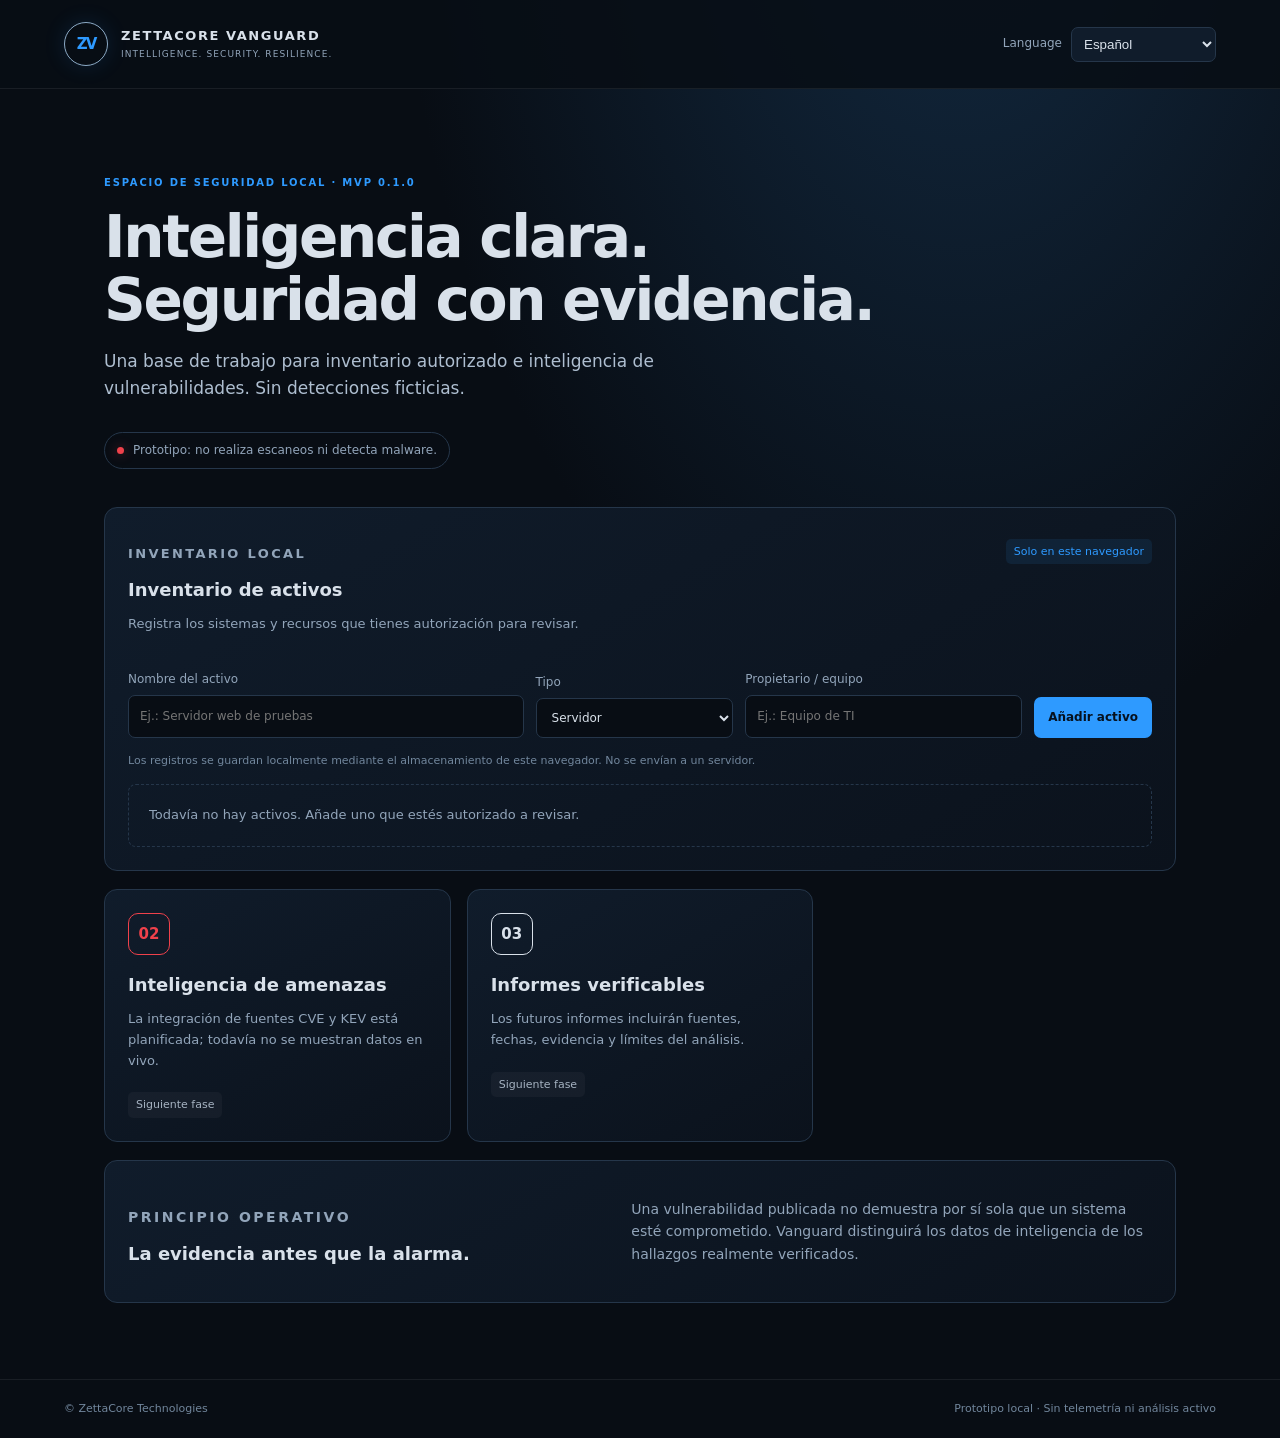
<file: zettacore-vanguard/web/index.html>
<!doctype html>
<html lang="es">
<head>
  <meta charset="utf-8">
  <meta name="viewport" content="width=device-width, initial-scale=1">
  <meta name="theme-color" content="#080d14">
  <meta name="description" content="ZettaCore Vanguard — Intelligence. Security. Resilience.">
  <link rel="manifest" href="./manifest.webmanifest">
  <link rel="icon" href="./assets/vanguard-mark.svg" type="image/svg+xml">
  <link rel="stylesheet" href="./styles.css">
  <title>ZettaCore Vanguard</title>
</head>
<body>
  <header class="topbar">
    <div class="brand">
      <div class="mark" aria-hidden="true">ZV</div>
      <div><strong>ZETTACORE VANGUARD</strong><small>INTELLIGENCE. SECURITY. RESILIENCE.</small></div>
    </div>
    <label class="language-label" for="language">Language
      <select id="language" aria-label="Language">
        <option value="es">Español</option>
        <option value="pt-BR">Português (Brasil)</option>
        <option value="en">English</option>
      </select>
    </label>
  </header>
  <main>
    <section class="welcome">
      <p class="eyebrow" data-i18n="eyebrow">LOCAL SECURITY WORKSPACE · MVP 0.1.0</p>
      <h1 data-i18n="headline">Inteligencia clara. Seguridad con evidencia.</h1>
      <p class="lede" data-i18n="lede">Una base de trabajo para inventario autorizado e inteligencia de vulnerabilidades. Sin detecciones ficticias.</p>
      <div class="notice"><span class="status-dot"></span><span data-i18n="notice">Prototipo: no realiza escaneos ni detecta malware.</span></div>
    </section>
    <section class="panel inventory-panel" aria-labelledby="assets-heading">
      <div class="inventory-heading">
        <div><p class="eyebrow" data-i18n="assetsEyebrow">INVENTARIO LOCAL</p><h2 id="assets-heading" data-i18n="assetsTitle">Inventario de activos</h2><p data-i18n="assetsText">Registra los sistemas y recursos que tienes autorización para revisar.</p></div>
        <span class="pill" data-i18n="localOnly">Solo en este navegador</span>
      </div>
      <form id="asset-form" class="asset-form">
        <label><span data-i18n="assetName">Nombre del activo</span><input id="asset-name" name="name" required maxlength="120" autocomplete="off" data-i18n-placeholder="assetNamePlaceholder" placeholder="Ej.: Servidor web de pruebas"></label>
        <label><span data-i18n="assetType">Tipo</span><select id="asset-type" name="type"><option value="server" data-i18n="typeServer">Servidor</option><option value="workstation" data-i18n="typeWorkstation">Equipo</option><option value="website" data-i18n="typeWebsite">Web / dominio</option><option value="cloud" data-i18n="typeCloud">Recurso cloud</option><option value="other" data-i18n="typeOther">Otro</option></select></label>
        <label><span data-i18n="assetOwner">Propietario / equipo</span><input id="asset-owner" name="owner" maxlength="120" autocomplete="off" data-i18n-placeholder="assetOwnerPlaceholder" placeholder="Ej.: Equipo de TI"></label>
        <button type="submit" data-i18n="addAsset">Añadir activo</button>
      </form>
      <p class="inventory-note" data-i18n="inventoryPrivacy">Los registros se guardan localmente mediante el almacenamiento de este navegador. No se envían a un servidor.</p>
      <div id="storage-warning" class="empty-state warning-state" role="status" aria-live="polite" hidden></div>
      <div id="asset-empty" class="empty-state" data-i18n="assetEmpty">Todavía no hay activos. Añade uno que estés autorizado a revisar.</div>
      <div class="table-wrap"><table id="asset-table" hidden><thead><tr><th data-i18n="assetName">Nombre del activo</th><th data-i18n="assetType">Tipo</th><th data-i18n="assetOwner">Propietario / equipo</th><th data-i18n="assetActions">Acciones</th></tr></thead><tbody id="asset-rows"></tbody></table></div>
    </section>
    <section class="grid" aria-label="Product modules">
      <article class="panel"><span class="panel-icon red">02</span><h2 data-i18n="threatTitle">Inteligencia de amenazas</h2><p data-i18n="threatText">La integración de fuentes CVE y KEV está planificada; todavía no se muestran datos en vivo.</p><span class="pill muted" data-i18n="plannedNext">Siguiente fase</span></article>
      <article class="panel"><span class="panel-icon silver">03</span><h2 data-i18n="reportsTitle">Informes verificables</h2><p data-i18n="reportsText">Los futuros informes incluirán fuentes, fechas, evidencia y límites del análisis.</p><span class="pill muted" data-i18n="plannedNext">Siguiente fase</span></article>
    </section>
    <section class="panel status-panel">
      <div><p class="eyebrow" data-i18n="principleLabel">PRINCIPIO OPERATIVO</p><h2 data-i18n="principleTitle">La evidencia antes que la alarma.</h2></div>
      <p data-i18n="principleText">Una vulnerabilidad publicada no demuestra por sí sola que un sistema esté comprometido. Vanguard distinguirá los datos de inteligencia de los hallazgos realmente verificados.</p>
    </section>
  </main>
  <footer><span>© ZettaCore Technologies</span><span data-i18n="footer">Prototipo local · Sin telemetría ni análisis activo</span></footer>
  <script src="./app.js" defer></script>
</body>
</html>
</file>
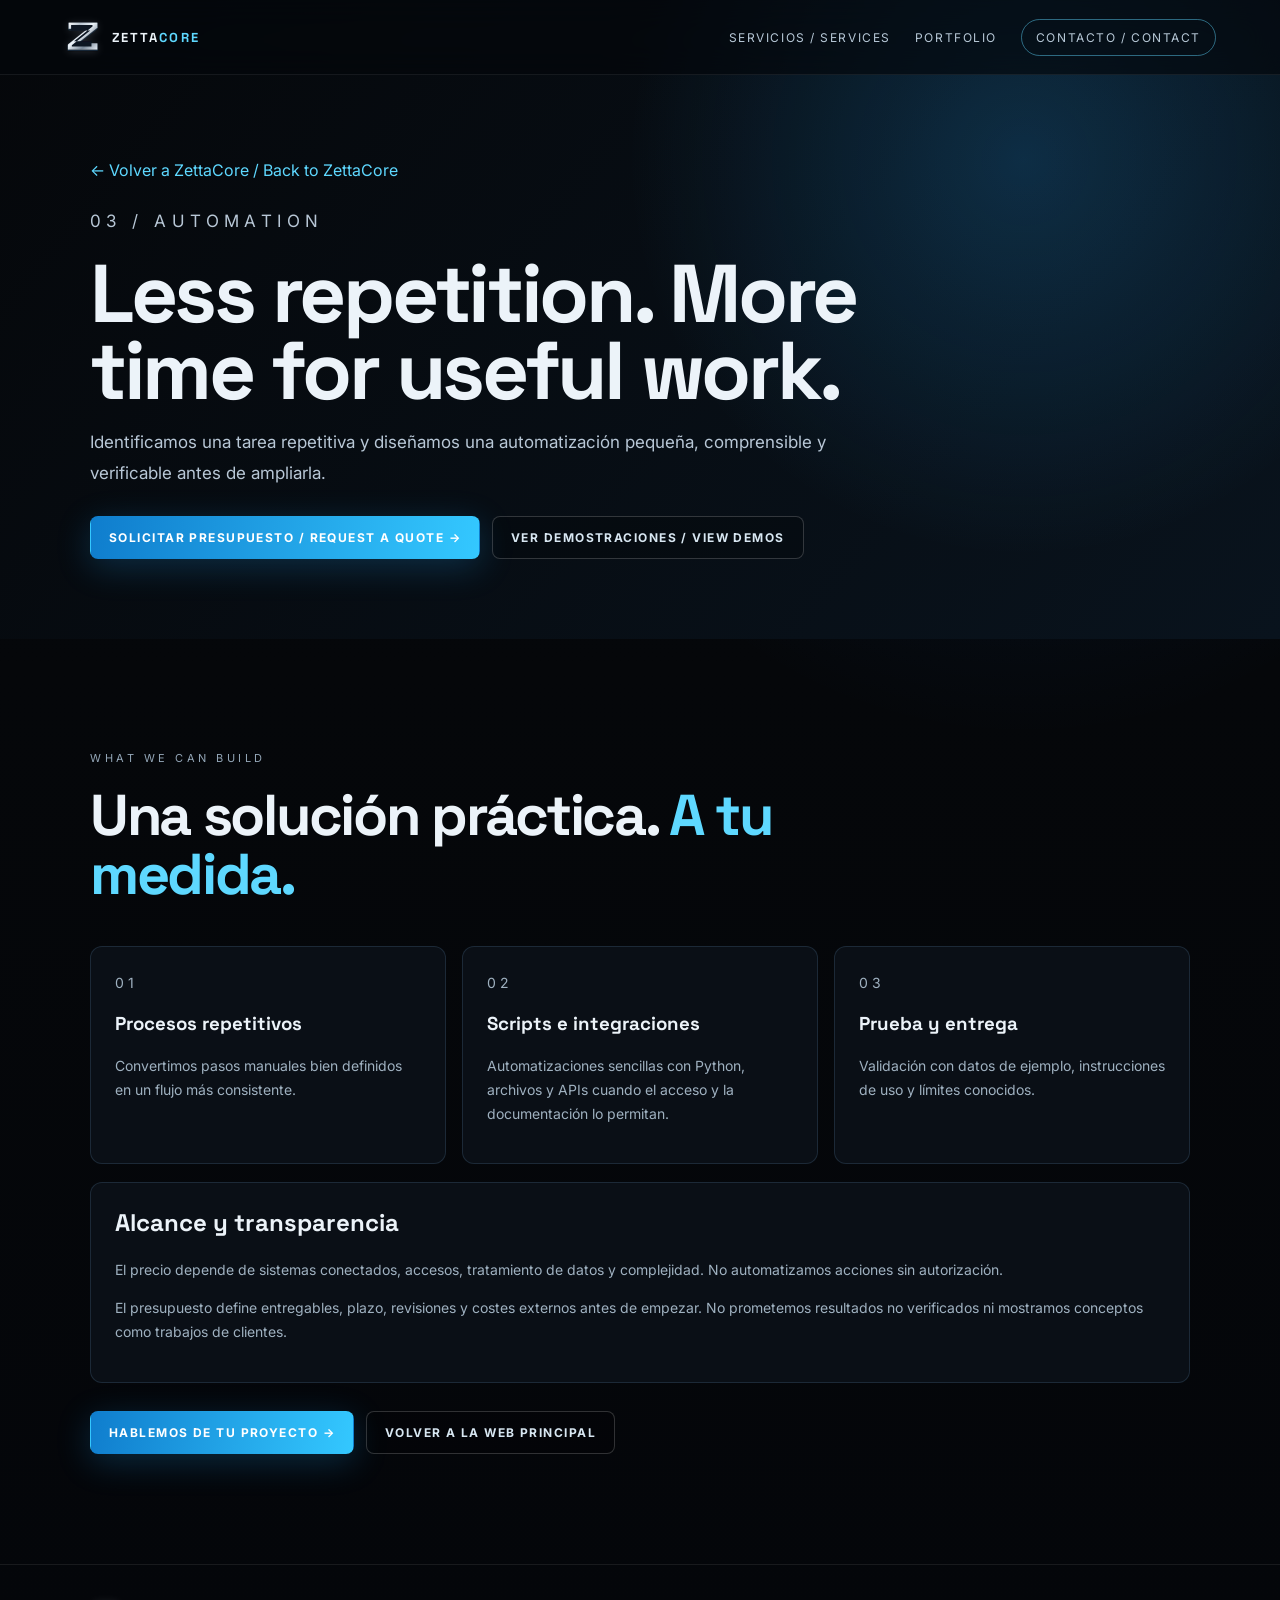
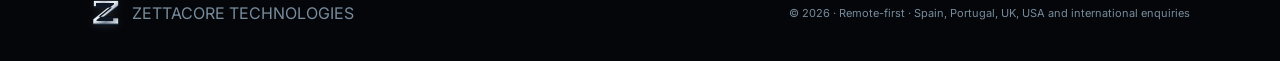
<file: automation.html>
<!doctype html>
<html lang="es"><head><meta charset="utf-8"><meta name="viewport" content="width=device-width,initial-scale=1"><meta name="description" content="Automatización de tareas repetitivas mediante scripts, integraciones y flujos de trabajo sencillos."><meta name="robots" content="index,follow"><meta name="theme-color" content="#05070a"><link rel="canonical" href="https://zettacore-technologies.onrender.com/automation.html"><title>Workflow Automation | ZettaCore Technologies</title><link rel="icon" href="logo.svg" type="image/svg+xml"><link rel="stylesheet" href="styles.css?v=20261010b"><style>
.service-hero{padding:160px 7vw 80px;min-height:65vh;background:radial-gradient(circle at 80% 25%,rgba(37,169,255,.2),transparent 35%),linear-gradient(130deg,#05070a,#09131d)}.service-wrap{max-width:1100px;margin:auto}.service-hero h1{max-width:900px}.service-hero p{max-width:760px;color:#b8c7d6;line-height:1.8;font-size:17px}.service-grid{display:grid;grid-template-columns:repeat(3,minmax(0,1fr));gap:16px}.service-box{padding:24px;border:1px solid var(--line);border-radius:12px;background:var(--panel)}.service-box h2,.service-box h3{margin-top:0}.service-box p,.service-box li{color:#9fb1c0;line-height:1.7;font-size:14px}.service-cta{display:flex;gap:12px;flex-wrap:wrap;margin-top:28px}.language-switch{position:fixed;right:18px;bottom:18px;z-index:30;background:#08111a;border:1px solid #1d526f;border-radius:9px;padding:10px;color:white}.back-home{display:inline-block;margin-bottom:26px;color:var(--blue2)}@media(max-width:720px){.service-grid{grid-template-columns:1fr}.service-hero{padding:130px 6vw 60px}.service-hero h1{font-size:42px}}
</style></head><body><header class="topbar"><a class="brand-mini" href="index.html"><img class="brand-logo" src="zettacore-emblem.svg" alt=""><span>ZETTA<span class="blue">CORE</span></span></a><nav><a href="index.html#services">Servicios / Services</a><a href="index.html#portfolio">Portfolio</a><a class="nav-cta" href="index.html#contact">Contacto / Contact</a></nav></header><main><section class="service-hero"><div class="service-wrap"><a class="back-home" href="index.html">← Volver a ZettaCore / Back to ZettaCore</a><p class="eyebrow">03 / AUTOMATION</p><h1>Less repetition. More time for useful work.</h1><p>Identificamos una tarea repetitiva y diseñamos una automatización pequeña, comprensible y verificable antes de ampliarla.</p><div class="service-cta"><a class="button primary" href="index.html#contact">Solicitar presupuesto / Request a quote →</a><a class="button ghost" href="portfolio-demos.html">Ver demostraciones / View demos</a></div></div></section><section class="section"><div class="service-wrap"><div class="section-head"><p class="eyebrow">WHAT WE CAN BUILD</p><h2>Una solución práctica. <span>A tu medida.</span></h2></div><div class="service-grid"><article class="service-box"><p class="eyebrow">01</p><h3>Procesos repetitivos</h3><p>Convertimos pasos manuales bien definidos en un flujo más consistente.</p></article><article class="service-box"><p class="eyebrow">02</p><h3>Scripts e integraciones</h3><p>Automatizaciones sencillas con Python, archivos y APIs cuando el acceso y la documentación lo permitan.</p></article><article class="service-box"><p class="eyebrow">03</p><h3>Prueba y entrega</h3><p>Validación con datos de ejemplo, instrucciones de uso y límites conocidos.</p></article></div><div class="service-box" style="margin-top:18px"><h2>Alcance y transparencia</h2><p>El precio depende de sistemas conectados, accesos, tratamiento de datos y complejidad. No automatizamos acciones sin autorización.</p><p>El presupuesto define entregables, plazo, revisiones y costes externos antes de empezar. No prometemos resultados no verificados ni mostramos conceptos como trabajos de clientes.</p></div><div class="service-cta"><a class="button primary" href="index.html#contact">Hablemos de tu proyecto →</a><a class="button ghost" href="index.html">Volver a la web principal</a></div></div></section></main><footer><div class="footer-brand"><img src="zettacore-emblem.svg" alt="" class="footer-logo">ZETTACORE TECHNOLOGIES</div><p>© 2026 · Remote-first · Spain, Portugal, UK, USA and international enquiries</p></footer></body></html>
</file>
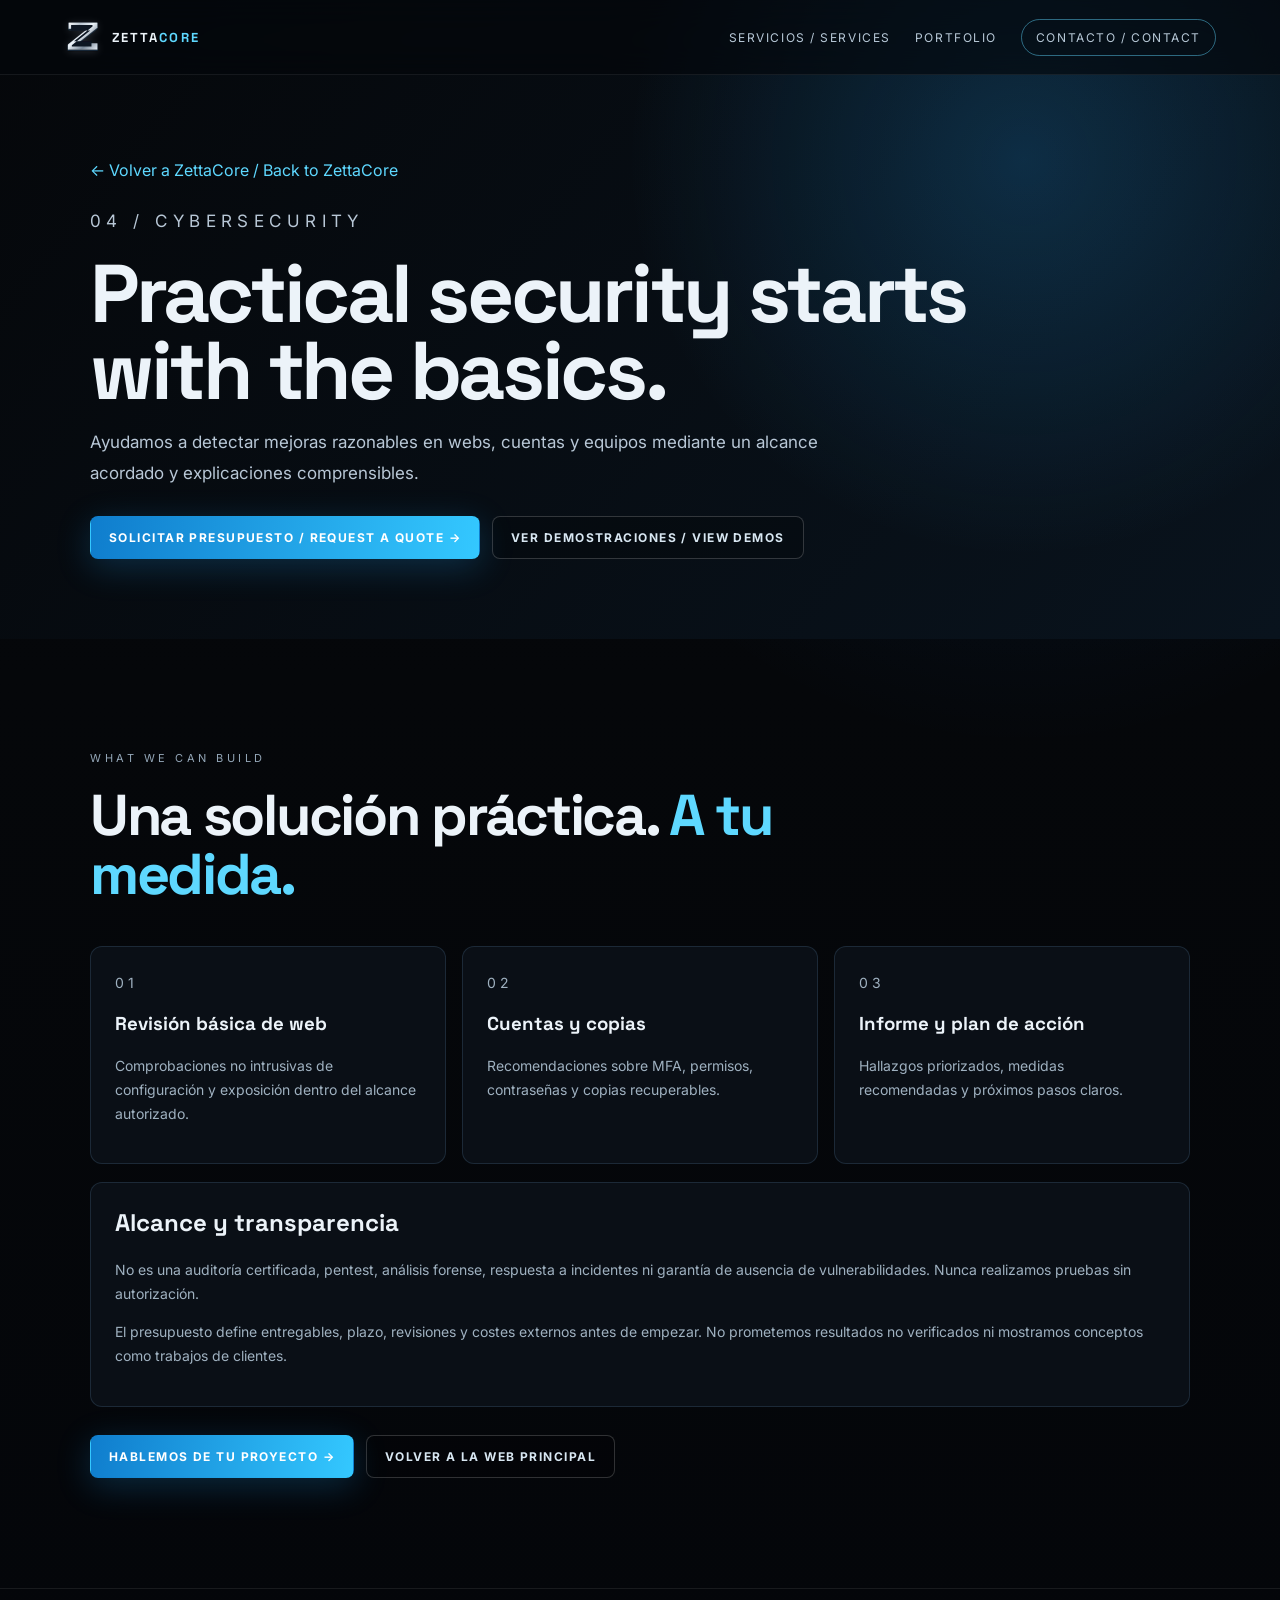
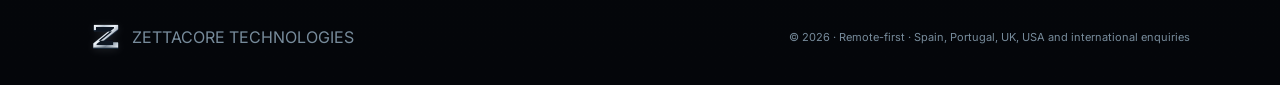
<file: cybersecurity.html>
<!doctype html>
<html lang="es"><head><meta charset="utf-8"><meta name="viewport" content="width=device-width,initial-scale=1"><meta name="description" content="Revisiones preventivas básicas, configuración segura, copias de seguridad y recomendaciones de ciberseguridad con autorización."><meta name="robots" content="index,follow"><meta name="theme-color" content="#05070a"><link rel="canonical" href="https://zettacore-technologies.onrender.com/cybersecurity.html"><title>Preventive Cybersecurity | ZettaCore Technologies</title><link rel="icon" href="logo.svg" type="image/svg+xml"><link rel="stylesheet" href="styles.css?v=20261010b"><style>
.service-hero{padding:160px 7vw 80px;min-height:65vh;background:radial-gradient(circle at 80% 25%,rgba(37,169,255,.2),transparent 35%),linear-gradient(130deg,#05070a,#09131d)}.service-wrap{max-width:1100px;margin:auto}.service-hero h1{max-width:900px}.service-hero p{max-width:760px;color:#b8c7d6;line-height:1.8;font-size:17px}.service-grid{display:grid;grid-template-columns:repeat(3,minmax(0,1fr));gap:16px}.service-box{padding:24px;border:1px solid var(--line);border-radius:12px;background:var(--panel)}.service-box h2,.service-box h3{margin-top:0}.service-box p,.service-box li{color:#9fb1c0;line-height:1.7;font-size:14px}.service-cta{display:flex;gap:12px;flex-wrap:wrap;margin-top:28px}.language-switch{position:fixed;right:18px;bottom:18px;z-index:30;background:#08111a;border:1px solid #1d526f;border-radius:9px;padding:10px;color:white}.back-home{display:inline-block;margin-bottom:26px;color:var(--blue2)}@media(max-width:720px){.service-grid{grid-template-columns:1fr}.service-hero{padding:130px 6vw 60px}.service-hero h1{font-size:42px}}
</style></head><body><header class="topbar"><a class="brand-mini" href="index.html"><img class="brand-logo" src="zettacore-emblem.svg" alt=""><span>ZETTA<span class="blue">CORE</span></span></a><nav><a href="index.html#services">Servicios / Services</a><a href="index.html#portfolio">Portfolio</a><a class="nav-cta" href="index.html#contact">Contacto / Contact</a></nav></header><main><section class="service-hero"><div class="service-wrap"><a class="back-home" href="index.html">← Volver a ZettaCore / Back to ZettaCore</a><p class="eyebrow">04 / CYBERSECURITY</p><h1>Practical security starts with the basics.</h1><p>Ayudamos a detectar mejoras razonables en webs, cuentas y equipos mediante un alcance acordado y explicaciones comprensibles.</p><div class="service-cta"><a class="button primary" href="index.html#contact">Solicitar presupuesto / Request a quote →</a><a class="button ghost" href="portfolio-demos.html">Ver demostraciones / View demos</a></div></div></section><section class="section"><div class="service-wrap"><div class="section-head"><p class="eyebrow">WHAT WE CAN BUILD</p><h2>Una solución práctica. <span>A tu medida.</span></h2></div><div class="service-grid"><article class="service-box"><p class="eyebrow">01</p><h3>Revisión básica de web</h3><p>Comprobaciones no intrusivas de configuración y exposición dentro del alcance autorizado.</p></article><article class="service-box"><p class="eyebrow">02</p><h3>Cuentas y copias</h3><p>Recomendaciones sobre MFA, permisos, contraseñas y copias recuperables.</p></article><article class="service-box"><p class="eyebrow">03</p><h3>Informe y plan de acción</h3><p>Hallazgos priorizados, medidas recomendadas y próximos pasos claros.</p></article></div><div class="service-box" style="margin-top:18px"><h2>Alcance y transparencia</h2><p>No es una auditoría certificada, pentest, análisis forense, respuesta a incidentes ni garantía de ausencia de vulnerabilidades. Nunca realizamos pruebas sin autorización.</p><p>El presupuesto define entregables, plazo, revisiones y costes externos antes de empezar. No prometemos resultados no verificados ni mostramos conceptos como trabajos de clientes.</p></div><div class="service-cta"><a class="button primary" href="index.html#contact">Hablemos de tu proyecto →</a><a class="button ghost" href="index.html">Volver a la web principal</a></div></div></section></main><footer><div class="footer-brand"><img src="zettacore-emblem.svg" alt="" class="footer-logo">ZETTACORE TECHNOLOGIES</div><p>© 2026 · Remote-first · Spain, Portugal, UK, USA and international enquiries</p></footer></body></html>
</file>
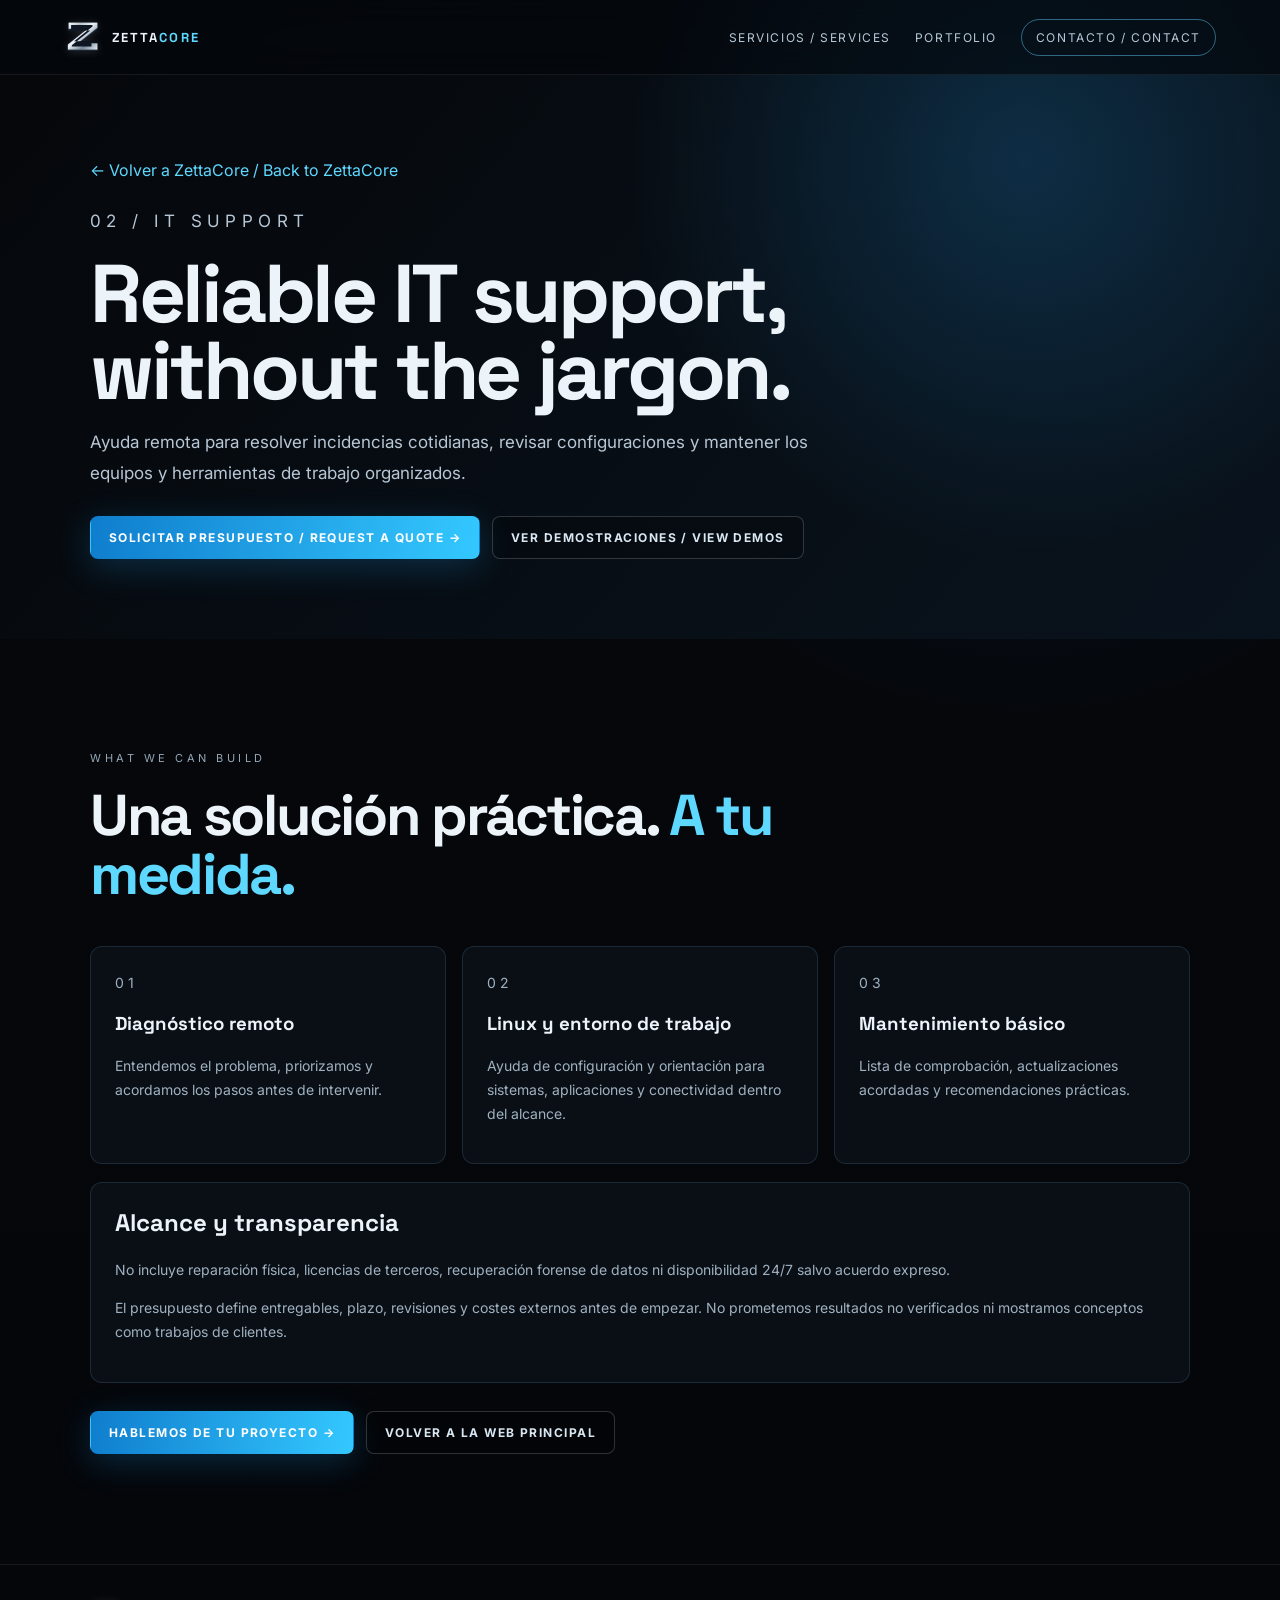
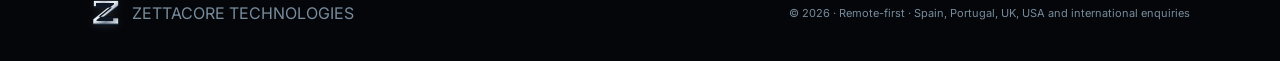
<file: it-support.html>
<!doctype html>
<html lang="es"><head><meta charset="utf-8"><meta name="viewport" content="width=device-width,initial-scale=1"><meta name="description" content="Soporte IT remoto, configuración, resolución de incidencias y mantenimiento tecnológico para autónomos y pequeños negocios."><meta name="robots" content="index,follow"><meta name="theme-color" content="#05070a"><link rel="canonical" href="https://zettacore-technologies.onrender.com/it-support.html"><title>IT Support | ZettaCore Technologies</title><link rel="icon" href="logo.svg" type="image/svg+xml"><link rel="stylesheet" href="styles.css?v=20261010b"><style>
.service-hero{padding:160px 7vw 80px;min-height:65vh;background:radial-gradient(circle at 80% 25%,rgba(37,169,255,.2),transparent 35%),linear-gradient(130deg,#05070a,#09131d)}.service-wrap{max-width:1100px;margin:auto}.service-hero h1{max-width:900px}.service-hero p{max-width:760px;color:#b8c7d6;line-height:1.8;font-size:17px}.service-grid{display:grid;grid-template-columns:repeat(3,minmax(0,1fr));gap:16px}.service-box{padding:24px;border:1px solid var(--line);border-radius:12px;background:var(--panel)}.service-box h2,.service-box h3{margin-top:0}.service-box p,.service-box li{color:#9fb1c0;line-height:1.7;font-size:14px}.service-cta{display:flex;gap:12px;flex-wrap:wrap;margin-top:28px}.language-switch{position:fixed;right:18px;bottom:18px;z-index:30;background:#08111a;border:1px solid #1d526f;border-radius:9px;padding:10px;color:white}.back-home{display:inline-block;margin-bottom:26px;color:var(--blue2)}@media(max-width:720px){.service-grid{grid-template-columns:1fr}.service-hero{padding:130px 6vw 60px}.service-hero h1{font-size:42px}}
</style></head><body><header class="topbar"><a class="brand-mini" href="index.html"><img class="brand-logo" src="zettacore-emblem.svg" alt=""><span>ZETTA<span class="blue">CORE</span></span></a><nav><a href="index.html#services">Servicios / Services</a><a href="index.html#portfolio">Portfolio</a><a class="nav-cta" href="index.html#contact">Contacto / Contact</a></nav></header><main><section class="service-hero"><div class="service-wrap"><a class="back-home" href="index.html">← Volver a ZettaCore / Back to ZettaCore</a><p class="eyebrow">02 / IT SUPPORT</p><h1>Reliable IT support, without the jargon.</h1><p>Ayuda remota para resolver incidencias cotidianas, revisar configuraciones y mantener los equipos y herramientas de trabajo organizados.</p><div class="service-cta"><a class="button primary" href="index.html#contact">Solicitar presupuesto / Request a quote →</a><a class="button ghost" href="portfolio-demos.html">Ver demostraciones / View demos</a></div></div></section><section class="section"><div class="service-wrap"><div class="section-head"><p class="eyebrow">WHAT WE CAN BUILD</p><h2>Una solución práctica. <span>A tu medida.</span></h2></div><div class="service-grid"><article class="service-box"><p class="eyebrow">01</p><h3>Diagnóstico remoto</h3><p>Entendemos el problema, priorizamos y acordamos los pasos antes de intervenir.</p></article><article class="service-box"><p class="eyebrow">02</p><h3>Linux y entorno de trabajo</h3><p>Ayuda de configuración y orientación para sistemas, aplicaciones y conectividad dentro del alcance.</p></article><article class="service-box"><p class="eyebrow">03</p><h3>Mantenimiento básico</h3><p>Lista de comprobación, actualizaciones acordadas y recomendaciones prácticas.</p></article></div><div class="service-box" style="margin-top:18px"><h2>Alcance y transparencia</h2><p>No incluye reparación física, licencias de terceros, recuperación forense de datos ni disponibilidad 24/7 salvo acuerdo expreso.</p><p>El presupuesto define entregables, plazo, revisiones y costes externos antes de empezar. No prometemos resultados no verificados ni mostramos conceptos como trabajos de clientes.</p></div><div class="service-cta"><a class="button primary" href="index.html#contact">Hablemos de tu proyecto →</a><a class="button ghost" href="index.html">Volver a la web principal</a></div></div></section></main><footer><div class="footer-brand"><img src="zettacore-emblem.svg" alt="" class="footer-logo">ZETTACORE TECHNOLOGIES</div><p>© 2026 · Remote-first · Spain, Portugal, UK, USA and international enquiries</p></footer></body></html>
</file>
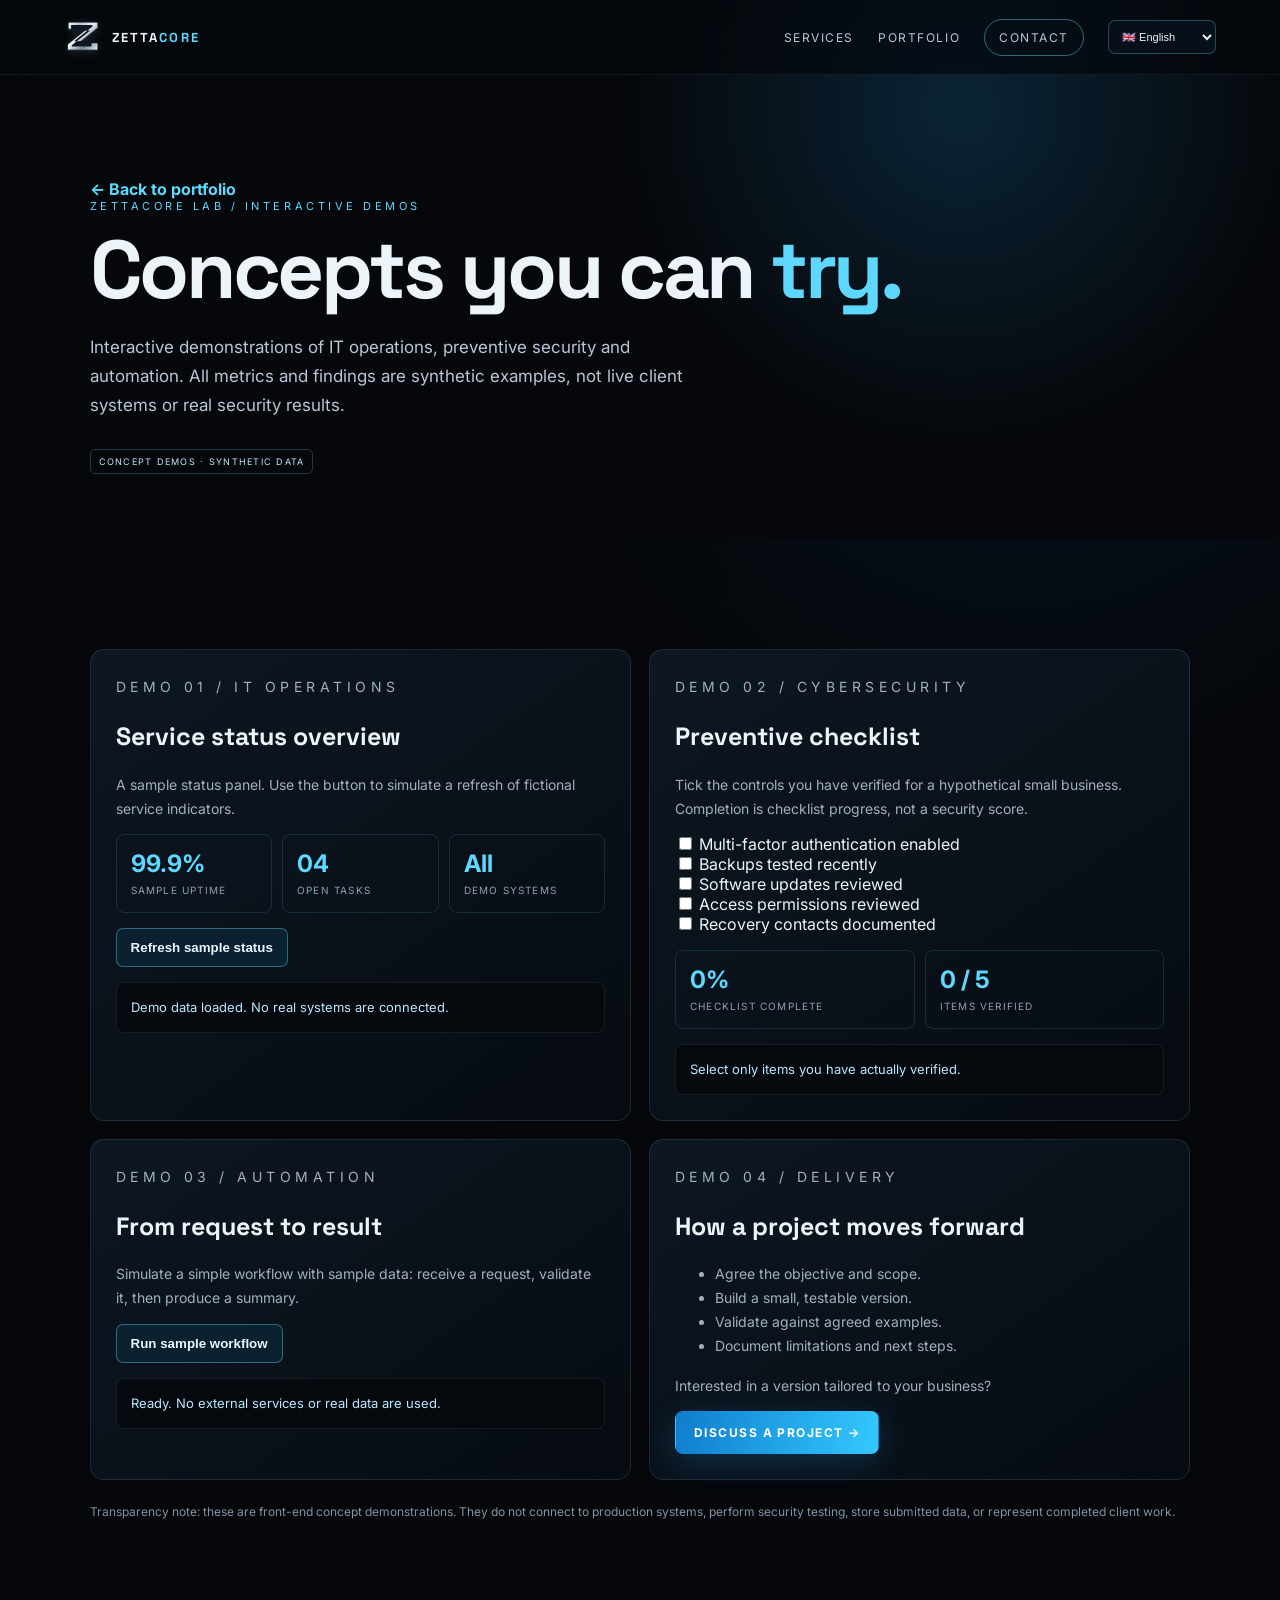
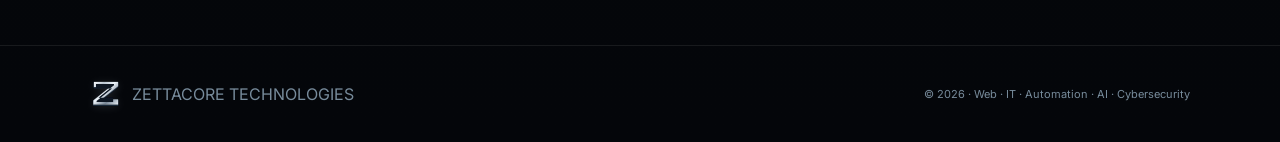
<file: portfolio-demos.html>
<!doctype html>
<html lang="en"><head><meta charset="utf-8"><meta name="viewport" content="width=device-width,initial-scale=1"><meta name="description" content="Interactive concept demos from ZettaCore Lab: IT operations, preventive cybersecurity reporting and workflow automation."><meta name="robots" content="index,follow"><link rel="canonical" href="https://zettacore-technologies.onrender.com/portfolio-demos.html"><meta name="theme-color" content="#05070a"><title>Interactive Portfolio Demos | ZettaCore Technologies</title><link rel="icon" href="logo.svg" type="image/svg+xml"><link rel="stylesheet" href="styles.css?v=20261010c"><style>
.demo-hero{padding:155px 7vw 65px;background:radial-gradient(circle at 75% 20%,rgba(37,169,255,.18),transparent 32%),#05070a}.demo-wrap{max-width:1160px;margin:auto}.demo-grid{display:grid;grid-template-columns:repeat(2,minmax(0,1fr));gap:18px}.demo-panel{border:1px solid var(--line);border-radius:14px;background:linear-gradient(145deg,#0d1722,#060b11);padding:25px;min-width:0}.demo-panel h2{font-size:25px}.demo-panel p,.demo-panel li{font-size:14px;color:#9fb1c0;line-height:1.7}.demo-action{border:1px solid rgba(94,216,255,.4);background:#0b2130;color:#eaf8ff;border-radius:7px;padding:11px 14px;cursor:pointer;font-weight:700}.demo-output{margin-top:15px;padding:14px;border-radius:8px;background:#05090e;border:1px solid rgba(255,255,255,.08);color:#b8e7ff;min-height:48px;line-height:1.6;font-size:13px}.metric-row{display:flex;gap:10px;flex-wrap:wrap}.metric{flex:1;min-width:95px;padding:14px;border:1px solid rgba(94,216,255,.15);border-radius:8px}.metric b{display:block;font-size:24px;color:var(--blue2)}.metric span{font-size:10px;color:#8ca2b3;text-transform:uppercase;letter-spacing:.12em}.demo-tag{display:inline-block;font-size:9px;letter-spacing:.14em;padding:6px 8px;border:1px solid rgba(94,216,255,.25);border-radius:5px;color:#bdeaff}.demo-footer{margin-top:22px;color:#7f94a4;font-size:12px;line-height:1.7}@media(max-width:760px){.demo-grid{grid-template-columns:1fr}.demo-hero{padding:130px 6vw 50px}}
 .demo-language select{max-width:142px;background:#071019;color:#eaf3fa;border:1px solid rgba(94,216,255,.3);border-radius:7px;padding:9px;font-size:11px}.demo-language{display:inline-flex}@media(max-width:640px){.demo-language select{max-width:105px;padding:7px 4px;font-size:10px}.topbar{gap:6px}.brand-mini{font-size:10px}}
</style></head><body><header class="topbar"><a class="brand-mini" href="index.html"><img class="brand-logo" src="zettacore-emblem.svg" alt=""><span>ZETTA<span class="blue">CORE</span></span></a><nav><a href="index.html#services" data-t="nav.services">Services</a><a href="index.html#portfolio" data-t="nav.portfolio">Portfolio</a><a class="nav-cta" href="index.html#contact" data-t="nav.contact">Contact</a><label class="demo-language"><span class="sr-only">Language</span><select id="demoLanguage" aria-label="Language"><option value="es">🇪🇸 Español</option><option value="en">🇬🇧 English</option><option value="pt">🇵🇹 Português</option><option value="fr">🇫🇷 Français</option><option value="de">🇩🇪 Deutsch</option><option value="it">🇮🇹 Italiano</option></select></label></nav></header><main><section class="demo-hero"><div class="demo-wrap"><a class="text-link" href="index.html#portfolio" data-t="back">← Back to portfolio</a><p class="eyebrow" data-t="eyebrow">ZETTACORE LAB / INTERACTIVE DEMOS</p><h1 data-t="title">Concepts you can <span>try.</span></h1><p class="hero-copy" data-t="intro">Small interactive demonstrations of how we approach IT visibility, preventive security and automation. All metrics and findings below are synthetic examples, not live client systems or real security results.</p><span class="demo-tag" data-t="tag">CONCEPT DEMOS · SYNTHETIC DATA</span></div></section><section class="section"><div class="demo-wrap demo-grid">
<article class="demo-panel"><p class="eyebrow" data-t="d1">DEMO 01 / IT OPERATIONS</p><h2 data-t="h1">Service status overview</h2><p data-t="p1">A tiny sample status panel. Use the button to simulate a refresh of fictional service indicators.</p><div class="metric-row"><div class="metric"><b id="uptime">99.9%</b><span data-t="m1">Sample uptime</span></div><div class="metric"><b id="tickets">04</b><span data-t="m2">Open tasks</span></div><div class="metric"><b id="systems">All</b><span data-t="m3">Demo systems</span></div></div><button class="demo-action" id="refreshStatus" style="margin-top:15px" data-t="b1">Refresh sample status</button><div class="demo-output" id="statusOutput" aria-live="polite" data-t="o1">Demo data loaded. No real systems are connected.</div></article>
<article class="demo-panel"><p class="eyebrow" data-t="d2">DEMO 02 / CYBERSECURITY</p><h2 data-t="h2">Preventive checklist</h2><p data-t="p2">Tick the controls you have verified for a hypothetical small business. The completion percentage is a checklist progress indicator, not a security score.</p><div id="checklist"><label><input type="checkbox" data-t="c1"> Multi-factor authentication enabled</label><br><label><input type="checkbox" data-t="c2"> Backups tested recently</label><br><label><input type="checkbox" data-t="c3"> Software updates reviewed</label><br><label><input type="checkbox" data-t="c4"> Access permissions reviewed</label><br><label><input type="checkbox" data-t="c5"> Recovery contacts documented</label></div><div class="metric-row" style="margin-top:16px"><div class="metric"><b id="checkProgress">0%</b><span data-t="m4">Checklist complete</span></div><div class="metric"><b id="checkCount">0 / 5</b><span data-t="m5">Items verified</span></div></div><div class="demo-output" id="checkOutput" aria-live="polite" data-t="o2">Select only items you have actually verified.</div></article>
<article class="demo-panel"><p class="eyebrow" data-t="d3">DEMO 03 / AUTOMATION</p><h2 data-t="h3">From request to result</h2><p data-t="p3">Simulate a simple workflow with sample data: receive a request, validate it, then produce a summary.</p><button class="demo-action" id="runFlow" data-t="b2">Run sample workflow</button><div class="demo-output" id="flowOutput" aria-live="polite" data-t="o3">Ready. No external services or real data are used.</div></article>
<article class="demo-panel"><p class="eyebrow" data-t="d4">DEMO 04 / DELIVERY</p><h2 data-t="h4">How a project moves forward</h2><ul><li data-t="l1">Agree the objective and scope.</li><li data-t="l2">Build a small, testable version.</li><li data-t="l3">Validate against agreed examples.</li><li data-t="l4">Document limitations and next steps.</li></ul><p data-t="p4">Interested in a version tailored to your business?</p><a class="button primary" href="index.html#contact" data-t="cta">Discuss a project →</a></article>
</div><p class="demo-footer" data-t="note">Transparency note: these are front-end concept demonstrations. They do not connect to production systems, perform security testing, store submitted data, or represent completed client work.</p></section></main><footer><div class="footer-brand"><img src="zettacore-emblem.svg" alt="" class="footer-logo">ZETTACORE TECHNOLOGIES</div><p data-t="footer">© 2026 · Web · IT · Automation · AI · Cybersecurity</p></footer>
<script>
const demoI18n={"es":{"nav.services":"Servicios","nav.portfolio":"Portafolio","nav.contact":"Contacto","back":"← Volver al portafolio","eyebrow":"ZETTACORE LAB / DEMOS INTERACTIVAS","title":"Conceptos que puedes <span>probar.</span>","intro":"Demostraciones interactivas de operaciones IT, seguridad preventiva y automatización. Todos los indicadores y resultados son ejemplos sintéticos, no sistemas reales de clientes ni resultados de seguridad.","tag":"DEMOS CONCEPTUALES · DATOS FICTICIOS","d1":"DEMO 01 / OPERACIONES IT","h1":"Estado de servicios","p1":"Panel de ejemplo. Usa el botón para simular la actualización de indicadores ficticios.","m1":"Disponibilidad de muestra","m2":"Tareas abiertas","m3":"Sistemas demo","b1":"Actualizar datos de muestra","o1":"Datos de demostración cargados. No hay sistemas reales conectados.","d2":"DEMO 02 / CIBERSEGURIDAD","h2":"Lista preventiva","p2":"Marca los controles que hayas verificado en un negocio hipotético. El porcentaje mide el progreso de la lista, no la seguridad.","c1":"Autenticación multifactor activada","c2":"Copias de seguridad probadas recientemente","c3":"Actualizaciones revisadas","c4":"Permisos de acceso revisados","c5":"Contactos de recuperación documentados","m4":"Lista completada","m5":"Elementos verificados","o2":"Marca solo elementos que hayas verificado realmente.","d3":"DEMO 03 / AUTOMATIZACIÓN","h3":"De solicitud a resultado","p3":"Simula un flujo sencillo con datos de muestra: recibir una solicitud, validarla y generar un resumen.","b2":"Ejecutar flujo de muestra","o3":"Listo. No se usan servicios externos ni datos reales.","d4":"DEMO 04 / ENTREGA","h4":"Cómo avanza un proyecto","l1":"Acordar objetivo y alcance.","l2":"Crear una versión pequeña y comprobable.","l3":"Validar con ejemplos acordados.","l4":"Documentar límites y siguientes pasos.","p4":"¿Quieres una versión adaptada a tu negocio?","cta":"Hablar de un proyecto →","note":"Transparencia: son demostraciones conceptuales de interfaz. No conectan con sistemas de producción, no realizan pruebas de seguridad, no guardan los datos introducidos y no representan trabajos completados para clientes.","home":"Volver a la web principal","refresh":"Actualización de muestra completada. No se consultaron sistemas reales.","step1":"Paso 1/3: solicitud de muestra recibida…","step2":"Paso 2/3: campos de muestra validados…","step3":"Paso 3/3: resumen generado — «Solicitud recibida, campos validados, siguiente acción preparada». No se contactó ningún servicio externo.","allChecked":"Todos los elementos marcados como verificados. Esto no es una certificación ni una puntuación de seguridad.","someChecked":"elementos de 5 marcados. Verifica las evidencias antes de considerar completado cualquier control."},"en":{"nav.services":"Services","nav.portfolio":"Portfolio","nav.contact":"Contact","back":"← Back to portfolio","eyebrow":"ZETTACORE LAB / INTERACTIVE DEMOS","title":"Concepts you can <span>try.</span>","intro":"Interactive demonstrations of IT operations, preventive security and automation. All metrics and findings are synthetic examples, not live client systems or real security results.","tag":"CONCEPT DEMOS · SYNTHETIC DATA","d1":"DEMO 01 / IT OPERATIONS","h1":"Service status overview","p1":"A sample status panel. Use the button to simulate a refresh of fictional service indicators.","m1":"Sample uptime","m2":"Open tasks","m3":"Demo systems","b1":"Refresh sample status","o1":"Demo data loaded. No real systems are connected.","d2":"DEMO 02 / CYBERSECURITY","h2":"Preventive checklist","p2":"Tick the controls you have verified for a hypothetical small business. Completion is checklist progress, not a security score.","c1":"Multi-factor authentication enabled","c2":"Backups tested recently","c3":"Software updates reviewed","c4":"Access permissions reviewed","c5":"Recovery contacts documented","m4":"Checklist complete","m5":"Items verified","o2":"Select only items you have actually verified.","d3":"DEMO 03 / AUTOMATION","h3":"From request to result","p3":"Simulate a simple workflow with sample data: receive a request, validate it, then produce a summary.","b2":"Run sample workflow","o3":"Ready. No external services or real data are used.","d4":"DEMO 04 / DELIVERY","h4":"How a project moves forward","l1":"Agree the objective and scope.","l2":"Build a small, testable version.","l3":"Validate against agreed examples.","l4":"Document limitations and next steps.","p4":"Interested in a version tailored to your business?","cta":"Discuss a project →","note":"Transparency note: these are front-end concept demonstrations. They do not connect to production systems, perform security testing, store submitted data, or represent completed client work.","home":"Back to main website","refresh":"Sample refresh complete. No live systems were queried.","step1":"Step 1/3: sample request received…","step2":"Step 2/3: sample fields validated…","step3":"Step 3/3: summary generated — “Request received, fields validated, next action ready.” No external service was contacted.","allChecked":"All checklist items marked as verified. This is not a certification or a security score.","someChecked":"of 5 items marked. Verify evidence before treating any control as complete.","footer":"© 2026 · Web · IT · Automation · AI · Cybersecurity"},"pt":{"nav.services":"Serviços","nav.portfolio":"Portfólio","nav.contact":"Contacto","back":"← Voltar ao portfólio","eyebrow":"ZETTACORE LAB / DEMOS INTERATIVAS","title":"Conceitos que podes <span>experimentar.</span>","intro":"Demonstrações interativas de operações IT, segurança preventiva e automação. Todos os indicadores são exemplos fictícios, não sistemas reais de clientes nem resultados de segurança.","tag":"DEMOS CONCEPTUAIS · DADOS FICTÍCIOS","d1":"DEMO 01 / OPERAÇÕES IT","h1":"Estado dos serviços","p1":"Painel de exemplo. Usa o botão para simular a atualização de indicadores fictícios.","m1":"Disponibilidade de exemplo","m2":"Tarefas abertas","m3":"Sistemas demo","b1":"Atualizar dados de exemplo","o1":"Dados de demonstração carregados. Não existem sistemas reais ligados.","d2":"DEMO 02 / CIBERSEGURANÇA","h2":"Lista preventiva","p2":"Assinala os controlos que verificaste numa pequena empresa hipotética. A percentagem mede o progresso da lista, não a segurança.","c1":"Autenticação multifator ativada","c2":"Cópias de segurança testadas recentemente","c3":"Atualizações de software revistas","c4":"Permissões de acesso revistas","c5":"Contactos de recuperação documentados","m4":"Lista concluída","m5":"Itens verificados","o2":"Assinala apenas os itens que verificaste realmente.","d3":"DEMO 03 / AUTOMAÇÃO","h3":"Do pedido ao resultado","p3":"Simula um fluxo simples com dados de exemplo: receber um pedido, validá-lo e gerar um resumo.","b2":"Executar fluxo de exemplo","o3":"Pronto. Não são utilizados serviços externos nem dados reais.","d4":"DEMO 04 / ENTREGA","h4":"Como avança um projeto","l1":"Definir o objetivo e o âmbito.","l2":"Criar uma versão pequena e testável.","l3":"Validar com exemplos acordados.","l4":"Documentar limites e próximos passos.","p4":"Queres uma versão adaptada ao teu negócio?","cta":"Falar sobre um projeto →","note":"Transparência: são demonstrações conceptuais de interface. Não se ligam a sistemas de produção, não realizam testes de segurança, não guardam os dados introduzidos e não representam trabalhos concluídos para clientes.","home":"Voltar ao site principal","refresh":"Atualização de exemplo concluída. Não foram consultados sistemas reais.","step1":"Passo 1/3: pedido de exemplo recebido…","step2":"Passo 2/3: campos de exemplo validados…","step3":"Passo 3/3: resumo gerado — «Pedido recebido, campos validados, próxima ação preparada». Não foi contactado nenhum serviço externo.","allChecked":"Todos os itens marcados como verificados. Isto não é uma certificação nem uma pontuação de segurança.","someChecked":"de 5 itens assinalados. Verifica as evidências antes de considerar qualquer controlo concluído.","footer":"© 2026 · Web · IT · Automação · IA · Cibersegurança"},"fr":{"nav.services":"Services","nav.portfolio":"Portfolio","nav.contact":"Contact","back":"← Retour au portfolio","eyebrow":"ZETTACORE LAB / DÉMOS INTERACTIVES","title":"Des concepts à <span>tester.</span>","intro":"Démonstrations interactives des opérations IT, de la sécurité préventive et de l’automatisation. Les indicateurs sont fictifs, pas des systèmes clients ni des résultats de sécurité réels.","tag":"DÉMOS CONCEPTUELLES · DONNÉES FICTIVES","d1":"DÉMO 01 / OPÉRATIONS IT","h1":"État des services","p1":"Panneau de démonstration. Le bouton simule l’actualisation d’indicateurs fictifs.","m1":"Disponibilité fictive","m2":"Tâches ouvertes","m3":"Systèmes démo","b1":"Actualiser les données","o1":"Données de démonstration chargées. Aucun système réel n’est connecté.","d2":"DÉMO 02 / CYBERSÉCURITÉ","h2":"Liste de prévention","p2":"Cochez les contrôles vérifiés pour une petite entreprise hypothétique. Le pourcentage mesure la progression de la liste, pas la sécurité.","c1":"Authentification multifacteur activée","c2":"Sauvegardes récemment testées","c3":"Mises à jour vérifiées","c4":"Autorisations d’accès vérifiées","c5":"Contacts de récupération documentés","m4":"Liste terminée","m5":"Éléments vérifiés","o2":"Ne cochez que les éléments réellement vérifiés.","d3":"DÉMO 03 / AUTOMATISATION","h3":"De la demande au résultat","p3":"Simulez un flux simple avec des données fictives : réception, validation, puis résumé.","b2":"Lancer le flux de démonstration","o3":"Prêt. Aucun service externe ni donnée réelle n’est utilisé.","d4":"DÉMO 04 / LIVRAISON","h4":"Les étapes d’un projet","l1":"Définir l’objectif et le périmètre.","l2":"Créer une petite version testable.","l3":"Valider avec des exemples convenus.","l4":"Documenter les limites et les prochaines étapes.","p4":"Besoin d’une version adaptée à votre activité ?","cta":"Parler d’un projet →","note":"Transparence : ces démonstrations d’interface ne se connectent pas à des systèmes de production, ne réalisent aucun test de sécurité, ne stockent aucune donnée saisie et ne représentent pas des projets clients terminés.","home":"Retour au site principal","refresh":"Actualisation terminée. Aucun système réel n’a été interrogé.","step1":"Étape 1/3 : demande fictive reçue…","step2":"Étape 2/3 : champs fictifs validés…","step3":"Étape 3/3 : résumé généré. Aucun service externe n’a été contacté.","allChecked":"Tous les éléments sont cochés. Il ne s’agit ni d’une certification ni d’un score de sécurité.","someChecked":"éléments sur 5 cochés. Vérifiez les preuves avant de considérer un contrôle comme terminé.","footer":"© 2026 · Web · IT · Automatisation · IA · Cybersécurité"},"de":{"nav.services":"Leistungen","nav.portfolio":"Portfolio","nav.contact":"Kontakt","back":"← Zurück zum Portfolio","eyebrow":"ZETTACORE LAB / INTERAKTIVE DEMOS","title":"Konzepte zum <span>Ausprobieren.</span>","intro":"Interaktive Demos für IT-Betrieb, präventive Sicherheit und Automatisierung. Alle Kennzahlen sind fiktive Beispiele, keine Live-Systeme oder echten Sicherheitsresultate.","tag":"KONZEPTDEMOS · FIKTIVE DATEN","d1":"DEMO 01 / IT-BETRIEB","h1":"Dienststatus","p1":"Beispiel-Dashboard. Die Schaltfläche simuliert die Aktualisierung fiktiver Kennzahlen.","m1":"Beispiel-Verfügbarkeit","m2":"Offene Aufgaben","m3":"Demo-Systeme","b1":"Beispieldaten aktualisieren","o1":"Demodaten geladen. Es sind keine realen Systeme verbunden.","d2":"DEMO 02 / CYBERSICHERHEIT","h2":"Präventive Checkliste","p2":"Markieren Sie geprüfte Kontrollen für ein hypothetisches kleines Unternehmen. Der Prozentwert zeigt den Checklistenfortschritt, keinen Sicherheitswert.","c1":"Mehr-Faktor-Authentifizierung aktiviert","c2":"Backups kürzlich getestet","c3":"Software-Updates geprüft","c4":"Zugriffsrechte geprüft","c5":"Wiederherstellungskontakte dokumentiert","m4":"Checkliste erledigt","m5":"Geprüfte Punkte","o2":"Markieren Sie nur tatsächlich geprüfte Punkte.","d3":"DEMO 03 / AUTOMATISIERUNG","h3":"Von der Anfrage zum Ergebnis","p3":"Simulieren Sie einen einfachen Ablauf mit Beispieldaten: Anfrage empfangen, prüfen und zusammenfassen.","b2":"Beispielablauf starten","o3":"Bereit. Es werden keine externen Dienste oder Echtdaten verwendet.","d4":"DEMO 04 / UMSETZUNG","h4":"So läuft ein Projekt ab","l1":"Ziel und Umfang vereinbaren.","l2":"Eine kleine, testbare Version bauen.","l3":"Anhand vereinbarter Beispiele prüfen.","l4":"Grenzen und nächste Schritte dokumentieren.","p4":"Sie wünschen eine Lösung für Ihr Unternehmen?","cta":"Projekt besprechen →","note":"Transparenz: Diese UI-Demos verbinden sich nicht mit Produktivsystemen, führen keine Sicherheitstests durch, speichern keine Eingaben und stellen keine abgeschlossenen Kundenprojekte dar.","home":"Zur Hauptwebsite","refresh":"Beispiel aktualisiert. Es wurden keine Live-Systeme abgefragt.","step1":"Schritt 1/3: Beispielanfrage eingegangen…","step2":"Schritt 2/3: Beispieldaten validiert…","step3":"Schritt 3/3: Zusammenfassung erstellt. Kein externer Dienst wurde kontaktiert.","allChecked":"Alle Punkte markiert. Dies ist weder eine Zertifizierung noch ein Sicherheitswert.","someChecked":"von 5 Punkten markiert. Prüfen Sie Nachweise, bevor Sie eine Kontrolle als abgeschlossen betrachten.","footer":"© 2026 · Web · IT · Automatisierung · KI · Cybersicherheit"},"it":{"nav.services":"Servizi","nav.portfolio":"Portfolio","nav.contact":"Contatti","back":"← Torna al portfolio","eyebrow":"ZETTACORE LAB / DEMO INTERATTIVE","title":"Concept da <span>provare.</span>","intro":"Demo interattive di operazioni IT, sicurezza preventiva e automazione. Tutti gli indicatori sono esempi fittizi, non sistemi reali dei clienti né risultati di sicurezza effettivi.","tag":"DEMO CONCETTUALI · DATI FITTIZI","d1":"DEMO 01 / OPERAZIONI IT","h1":"Stato dei servizi","p1":"Pannello di esempio. Il pulsante simula l’aggiornamento di indicatori fittizi.","m1":"Disponibilità di esempio","m2":"Attività aperte","m3":"Sistemi demo","b1":"Aggiorna dati di esempio","o1":"Dati demo caricati. Nessun sistema reale è collegato.","d2":"DEMO 02 / CYBERSECURITY","h2":"Checklist preventiva","p2":"Seleziona i controlli verificati per una piccola azienda ipotetica. La percentuale indica il progresso della checklist, non il livello di sicurezza.","c1":"Autenticazione multifattore attiva","c2":"Backup testati di recente","c3":"Aggiornamenti software verificati","c4":"Permessi di accesso verificati","c5":"Contatti di recupero documentati","m4":"Checklist completata","m5":"Elementi verificati","o2":"Seleziona solo gli elementi che hai verificato davvero.","d3":"DEMO 03 / AUTOMAZIONE","h3":"Dalla richiesta al risultato","p3":"Simula un flusso semplice con dati di esempio: ricezione, verifica e riepilogo.","b2":"Avvia il flusso di esempio","o3":"Pronto. Non vengono usati servizi esterni né dati reali.","d4":"DEMO 04 / CONSEGNA","h4":"Come procede un progetto","l1":"Definire obiettivo e ambito.","l2":"Creare una versione piccola e testabile.","l3":"Verificare con esempi concordati.","l4":"Documentare limiti e prossimi passi.","p4":"Vuoi una versione adatta alla tua attività?","cta":"Parliamo del progetto →","note":"Trasparenza: sono demo di interfaccia. Non si collegano a sistemi di produzione, non eseguono test di sicurezza, non salvano i dati inseriti e non rappresentano lavori completati per clienti.","home":"Torna al sito principale","refresh":"Aggiornamento di esempio completato. Nessun sistema reale è stato interrogato.","step1":"Passaggio 1/3: richiesta di esempio ricevuta…","step2":"Passaggio 2/3: campi di esempio convalidati…","step3":"Passaggio 3/3: riepilogo generato. Nessun servizio esterno è stato contattato.","allChecked":"Tutti gli elementi sono contrassegnati. Non è una certificazione né un punteggio di sicurezza.","someChecked":"di 5 elementi selezionati. Verifica le prove prima di considerare completato un controllo.","footer":"© 2026 · Web · IT · Automazione · IA · Cybersecurity"}};
function setDemoLanguage(lang){
 const d=demoI18n[lang]||demoI18n.en;
 document.documentElement.lang=lang;
 document.querySelectorAll('[data-t]').forEach(el=>{const k=el.dataset.t;if(d[k]!==undefined)el.innerHTML=d[k]});
 document.querySelector('#demoLanguage').value=lang;
 try{localStorage.setItem('zettacore-demo-lang',lang)}catch(e){}
}
document.querySelector('#demoLanguage').addEventListener('change',e=>setDemoLanguage(e.target.value));
const savedLang=(()=>{try{return localStorage.getItem('zettacore-demo-lang')||localStorage.getItem('zettacore-lang')}catch(e){return null}})();
const browserLang=(navigator.language||'en').toLowerCase();
const initialLang=savedLang&&demoI18n[savedLang]?savedLang:(['es','pt','fr','de','it'].includes(browserLang.slice(0,2))?browserLang.slice(0,2):'en');
setDemoLanguage(initialLang);
const boxes=[...document.querySelectorAll('#checklist input')];
function updateChecklist(){const n=boxes.filter(x=>x.checked).length;document.querySelector('#checkProgress').textContent=Math.round(n/boxes.length*100)+'%';document.querySelector('#checkCount').textContent=n+' / 5';const d=demoI18n[document.querySelector('#demoLanguage').value]||demoI18n.en;document.querySelector('#checkOutput').textContent=n===boxes.length?d.allChecked:n+' '+d.someChecked;}
boxes.forEach(x=>x.addEventListener('change',updateChecklist));
document.querySelector('#refreshStatus').addEventListener('click',()=>{const uptime=['99.9%','99.5%','100%'][Math.floor(Math.random()*3)];const tasks=String(Math.floor(Math.random()*7)).padStart(2,'0');document.querySelector('#uptime').textContent=uptime;document.querySelector('#tickets').textContent=tasks;document.querySelector('#systems').textContent='Demo';const d=demoI18n[document.querySelector('#demoLanguage').value]||demoI18n.en;document.querySelector('#statusOutput').textContent=d.refresh;});
document.querySelector('#runFlow').addEventListener('click',()=>{const out=document.querySelector('#flowOutput');const d=demoI18n[document.querySelector('#demoLanguage').value]||demoI18n.en;out.textContent=d.step1;setTimeout(()=>{out.textContent=d.step2;setTimeout(()=>{out.textContent=d.step3;},500);},500);});
</script></body></html>
</file>
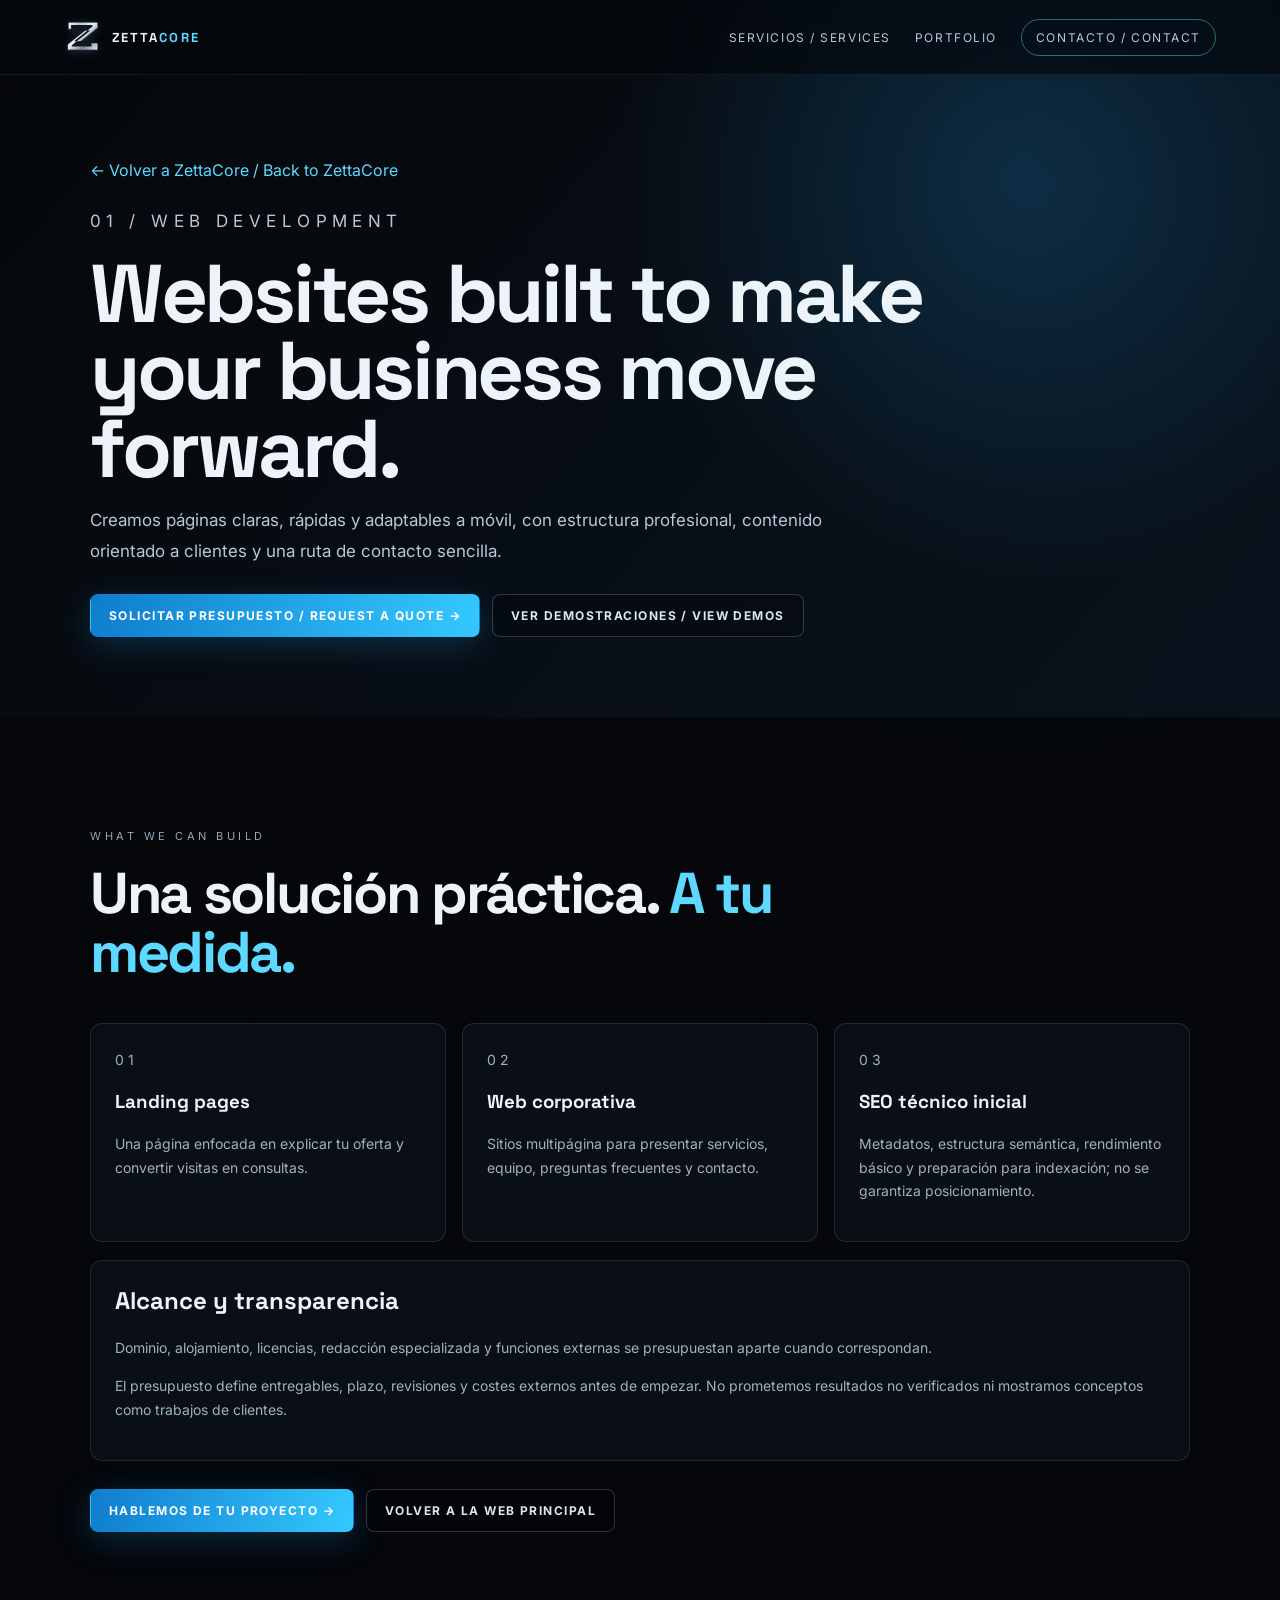
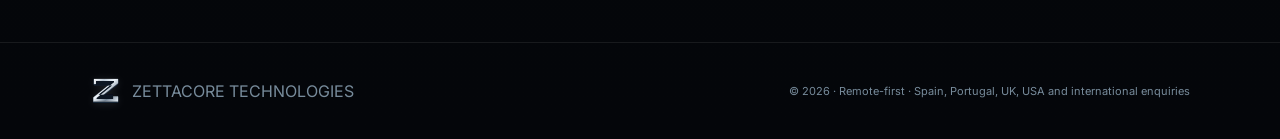
<file: web-development.html>
<!doctype html>
<html lang="es"><head><meta charset="utf-8"><meta name="viewport" content="width=device-width,initial-scale=1"><meta name="description" content="Diseño y desarrollo web para profesionales y pequeñas empresas: webs corporativas, landing pages y experiencias responsive."><meta name="robots" content="index,follow"><meta name="theme-color" content="#05070a"><link rel="canonical" href="https://zettacore-technologies.onrender.com/web-development.html"><title>Web Development | ZettaCore Technologies</title><link rel="icon" href="logo.svg" type="image/svg+xml"><link rel="stylesheet" href="styles.css?v=20261010b"><style>
.service-hero{padding:160px 7vw 80px;min-height:65vh;background:radial-gradient(circle at 80% 25%,rgba(37,169,255,.2),transparent 35%),linear-gradient(130deg,#05070a,#09131d)}.service-wrap{max-width:1100px;margin:auto}.service-hero h1{max-width:900px}.service-hero p{max-width:760px;color:#b8c7d6;line-height:1.8;font-size:17px}.service-grid{display:grid;grid-template-columns:repeat(3,minmax(0,1fr));gap:16px}.service-box{padding:24px;border:1px solid var(--line);border-radius:12px;background:var(--panel)}.service-box h2,.service-box h3{margin-top:0}.service-box p,.service-box li{color:#9fb1c0;line-height:1.7;font-size:14px}.service-cta{display:flex;gap:12px;flex-wrap:wrap;margin-top:28px}.language-switch{position:fixed;right:18px;bottom:18px;z-index:30;background:#08111a;border:1px solid #1d526f;border-radius:9px;padding:10px;color:white}.back-home{display:inline-block;margin-bottom:26px;color:var(--blue2)}@media(max-width:720px){.service-grid{grid-template-columns:1fr}.service-hero{padding:130px 6vw 60px}.service-hero h1{font-size:42px}}
</style></head><body><header class="topbar"><a class="brand-mini" href="index.html"><img class="brand-logo" src="zettacore-emblem.svg" alt=""><span>ZETTA<span class="blue">CORE</span></span></a><nav><a href="index.html#services">Servicios / Services</a><a href="index.html#portfolio">Portfolio</a><a class="nav-cta" href="index.html#contact">Contacto / Contact</a></nav></header><main><section class="service-hero"><div class="service-wrap"><a class="back-home" href="index.html">← Volver a ZettaCore / Back to ZettaCore</a><p class="eyebrow">01 / WEB DEVELOPMENT</p><h1>Websites built to make your business move forward.</h1><p>Creamos páginas claras, rápidas y adaptables a móvil, con estructura profesional, contenido orientado a clientes y una ruta de contacto sencilla.</p><div class="service-cta"><a class="button primary" href="index.html#contact">Solicitar presupuesto / Request a quote →</a><a class="button ghost" href="portfolio-demos.html">Ver demostraciones / View demos</a></div></div></section><section class="section"><div class="service-wrap"><div class="section-head"><p class="eyebrow">WHAT WE CAN BUILD</p><h2>Una solución práctica. <span>A tu medida.</span></h2></div><div class="service-grid"><article class="service-box"><p class="eyebrow">01</p><h3>Landing pages</h3><p>Una página enfocada en explicar tu oferta y convertir visitas en consultas.</p></article><article class="service-box"><p class="eyebrow">02</p><h3>Web corporativa</h3><p>Sitios multipágina para presentar servicios, equipo, preguntas frecuentes y contacto.</p></article><article class="service-box"><p class="eyebrow">03</p><h3>SEO técnico inicial</h3><p>Metadatos, estructura semántica, rendimiento básico y preparación para indexación; no se garantiza posicionamiento.</p></article></div><div class="service-box" style="margin-top:18px"><h2>Alcance y transparencia</h2><p>Dominio, alojamiento, licencias, redacción especializada y funciones externas se presupuestan aparte cuando correspondan.</p><p>El presupuesto define entregables, plazo, revisiones y costes externos antes de empezar. No prometemos resultados no verificados ni mostramos conceptos como trabajos de clientes.</p></div><div class="service-cta"><a class="button primary" href="index.html#contact">Hablemos de tu proyecto →</a><a class="button ghost" href="index.html">Volver a la web principal</a></div></div></section></main><footer><div class="footer-brand"><img src="zettacore-emblem.svg" alt="" class="footer-logo">ZETTACORE TECHNOLOGIES</div><p>© 2026 · Remote-first · Spain, Portugal, UK, USA and international enquiries</p></footer></body></html>
</file>
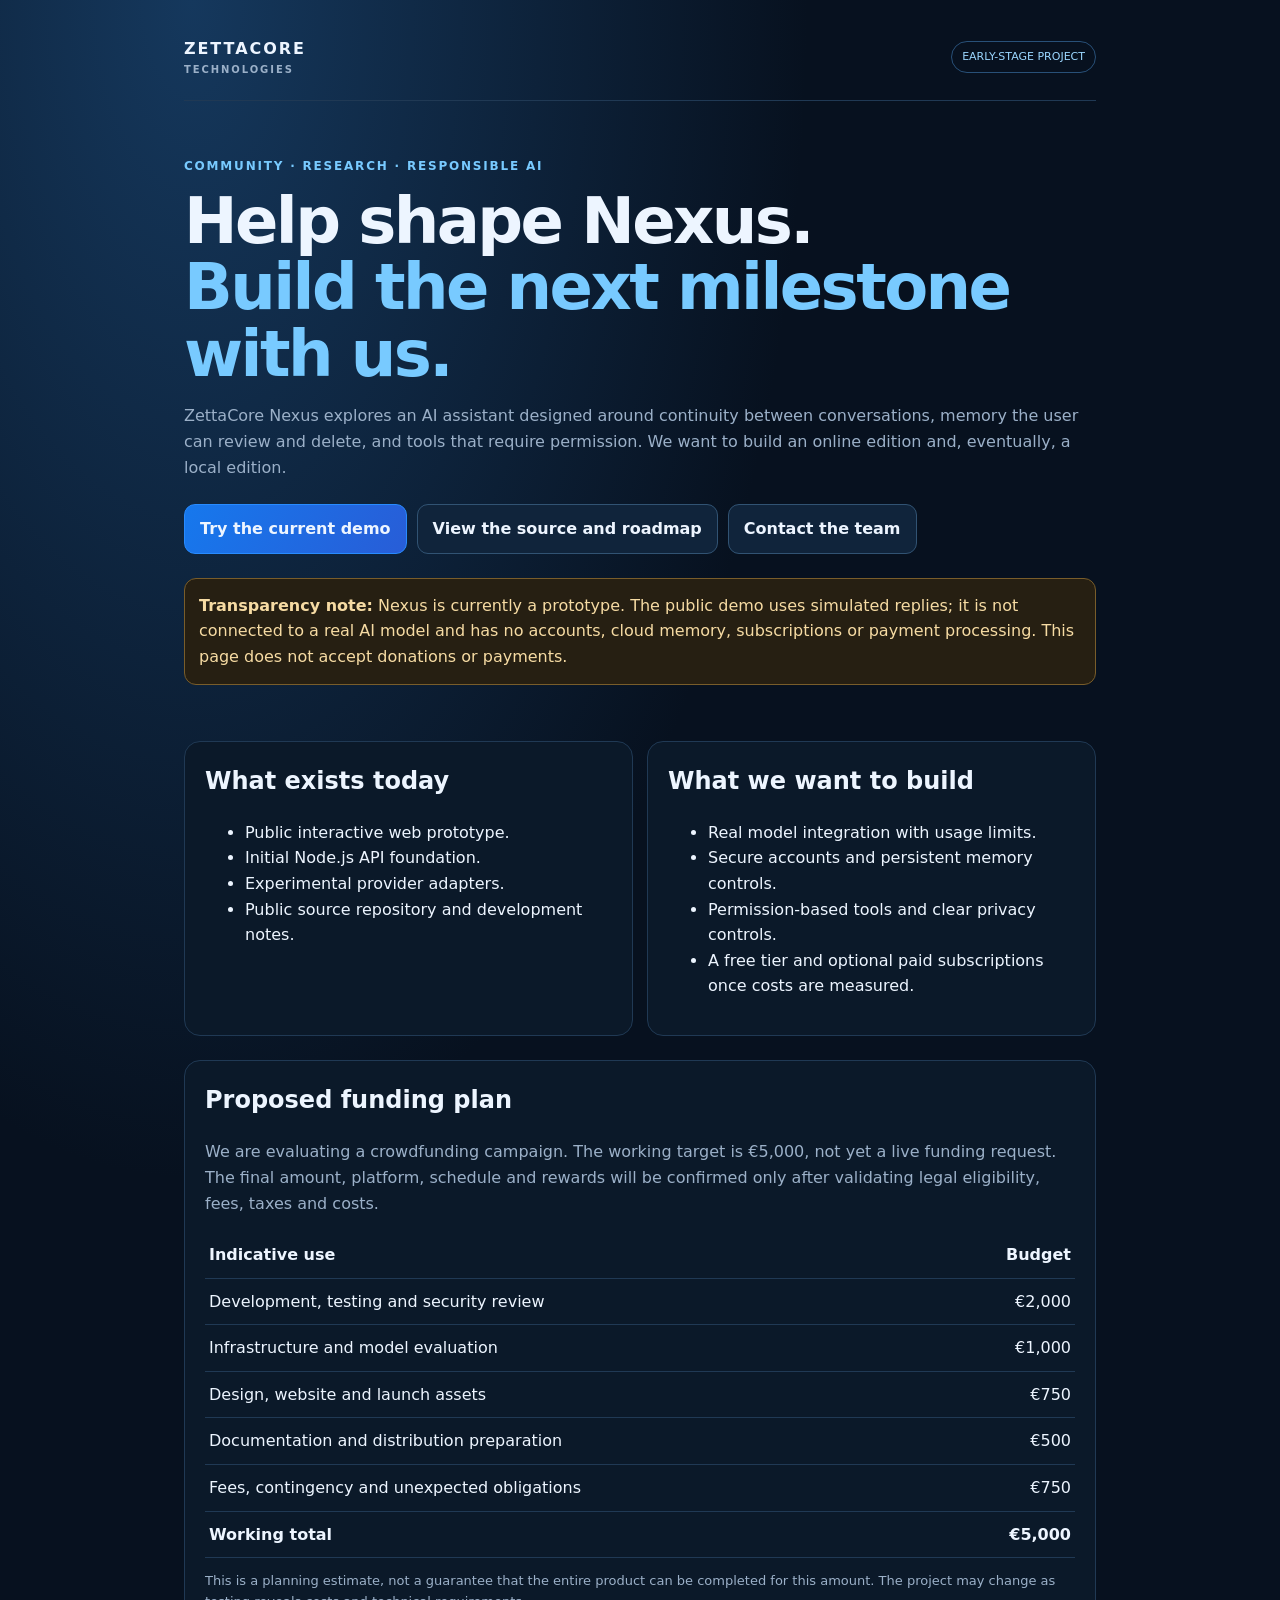
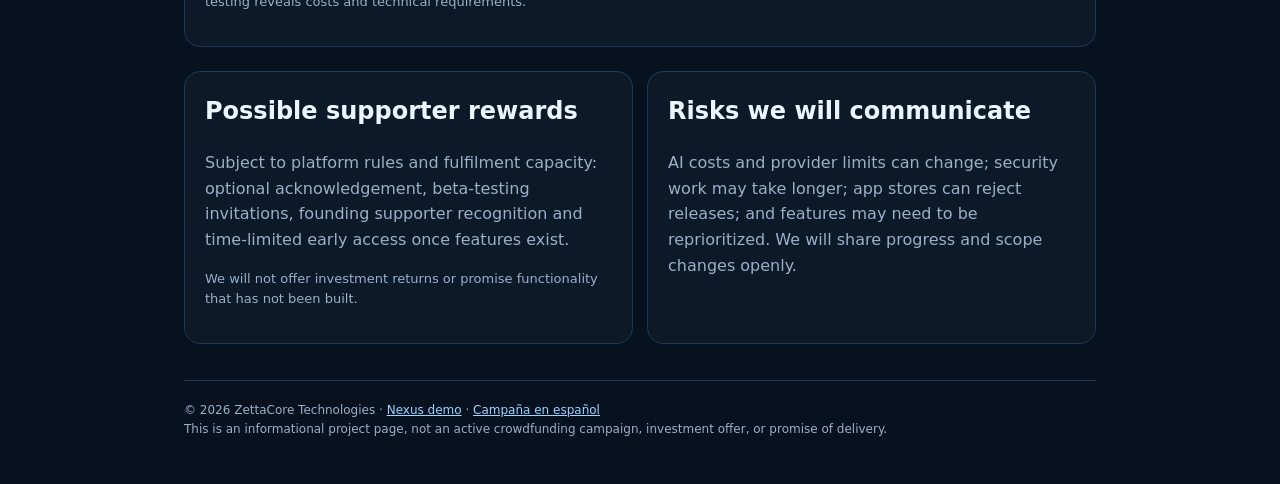
<file: nexus/campaign.html>
<!doctype html>
<html lang="en">
<head>
<meta charset="utf-8"><meta name="viewport" content="width=device-width,initial-scale=1">
<meta name="theme-color" content="#07111f">
<meta name="description" content="Help shape ZettaCore Nexus, an early-stage AI assistant project focused on continuity, user-controlled memory and permission-based tools.">
<title>Support Nexus · ZettaCore Technologies</title>
<style>
:root{color-scheme:dark;--bg:#07111f;--panel:#0d1b2d;--line:#203954;--text:#edf5ff;--muted:#9bb0c8;--blue:#2387ff;--cyan:#78caff}
*{box-sizing:border-box}body{margin:0;background:radial-gradient(ellipse at 15% 0,#15385d 0,transparent 40%),var(--bg);color:var(--text);font:16px/1.6 system-ui,-apple-system,Segoe UI,sans-serif}
.wrap{max-width:960px;margin:auto;padding:24px}.top{display:flex;justify-content:space-between;align-items:center;gap:16px;border-bottom:1px solid var(--line);padding:12px 0 22px}.brand{font-weight:800;letter-spacing:.12em}.brand small{display:block;color:var(--muted);font-size:10px}.badge{border:1px solid #285078;border-radius:999px;padding:6px 10px;color:#9bd7ff;font-size:11px}
.hero{padding:56px 0 32px}.eyebrow{color:var(--cyan);font-size:12px;letter-spacing:.15em;text-transform:uppercase;font-weight:800}.hero h1{font-size:clamp(38px,7vw,64px);line-height:1.04;letter-spacing:-.04em;margin:12px 0}.grad{color:var(--cyan)}p{color:var(--muted)}.actions{display:flex;gap:10px;flex-wrap:wrap;margin:24px 0}.btn{display:inline-block;border:1px solid #315373;border-radius:11px;background:#10243b;color:var(--text);padding:11px 15px;text-decoration:none;font-weight:700}.primary{background:linear-gradient(120deg,#1678ed,#285dd7);border-color:#288bff}
.grid{display:grid;grid-template-columns:repeat(2,minmax(0,1fr));gap:14px;margin:24px 0}.card{border:1px solid var(--line);border-radius:16px;background:#0b1929;padding:20px}.card h2,.card h3{margin-top:0}.muted{color:var(--muted);font-size:13px}.notice{border:1px solid #795d2a;background:#261f12;border-radius:12px;padding:14px;color:#f6dba3}.budget{width:100%;border-collapse:collapse}.budget td,.budget th{text-align:left;border-bottom:1px solid var(--line);padding:10px 4px}.budget td:last-child,.budget th:last-child{text-align:right;white-space:nowrap}.foot{border-top:1px solid var(--line);margin-top:36px;padding:20px 0;color:var(--muted);font-size:12px}
@media(max-width:650px){.wrap{padding:16px}.top{align-items:flex-start;flex-direction:column}.grid{grid-template-columns:1fr}.hero{padding:38px 0 22px}}
</style>
</head>
<body><main class="wrap">
<header class="top"><div class="brand">ZETTACORE<small>TECHNOLOGIES</small></div><span class="badge">EARLY-STAGE PROJECT</span></header>
<section class="hero">
<div class="eyebrow">Community · Research · Responsible AI</div>
<h1>Help shape Nexus.<br><span class="grad">Build the next milestone with us.</span></h1>
<p>ZettaCore Nexus explores an AI assistant designed around continuity between conversations, memory the user can review and delete, and tools that require permission. We want to build an online edition and, eventually, a local edition.</p>
<div class="actions"><a class="btn primary" href="https://zettacore-nexus.onrender.com/">Try the current demo</a><a class="btn" href="https://github.com/lucaspatrickmachota-ai/zettacore-technologies">View the source and roadmap</a><a class="btn" href="mailto:zettacoretechnologies@gmail.com?subject=Nexus%20project%20interest">Contact the team</a></div>
<div class="notice"><strong>Transparency note:</strong> Nexus is currently a prototype. The public demo uses simulated replies; it is not connected to a real AI model and has no accounts, cloud memory, subscriptions or payment processing. This page does not accept donations or payments.</div>
</section>
<section class="grid">
<article class="card"><h2>What exists today</h2><ul><li>Public interactive web prototype.</li><li>Initial Node.js API foundation.</li><li>Experimental provider adapters.</li><li>Public source repository and development notes.</li></ul></article>
<article class="card"><h2>What we want to build</h2><ul><li>Real model integration with usage limits.</li><li>Secure accounts and persistent memory controls.</li><li>Permission-based tools and clear privacy controls.</li><li>A free tier and optional paid subscriptions once costs are measured.</li></ul></article>
</section>
<section class="card">
<h2>Proposed funding plan</h2>
<p>We are evaluating a crowdfunding campaign. The working target is €5,000, not yet a live funding request. The final amount, platform, schedule and rewards will be confirmed only after validating legal eligibility, fees, taxes and costs.</p>
<table class="budget"><thead><tr><th>Indicative use</th><th>Budget</th></tr></thead><tbody>
<tr><td>Development, testing and security review</td><td>€2,000</td></tr>
<tr><td>Infrastructure and model evaluation</td><td>€1,000</td></tr>
<tr><td>Design, website and launch assets</td><td>€750</td></tr>
<tr><td>Documentation and distribution preparation</td><td>€500</td></tr>
<tr><td>Fees, contingency and unexpected obligations</td><td>€750</td></tr>
<tr><th>Working total</th><th>€5,000</th></tr>
</tbody></table>
<p class="muted">This is a planning estimate, not a guarantee that the entire product can be completed for this amount. The project may change as testing reveals costs and technical requirements.</p>
</section>
<section class="grid">
<article class="card"><h2>Possible supporter rewards</h2><p>Subject to platform rules and fulfilment capacity: optional acknowledgement, beta-testing invitations, founding supporter recognition and time-limited early access once features exist.</p><p class="muted">We will not offer investment returns or promise functionality that has not been built.</p></article>
<article class="card"><h2>Risks we will communicate</h2><p>AI costs and provider limits can change; security work may take longer; app stores can reject releases; and features may need to be reprioritized. We will share progress and scope changes openly.</p></article>
</section>
<footer class="foot">© 2026 ZettaCore Technologies · <a href="https://zettacore-nexus.onrender.com/" style="color:#9bd7ff">Nexus demo</a> · <a href="https://github.com/lucaspatrickmachota-ai/zettacore-technologies/blob/main/crowdfunding/CAMPAIGN_ES.md" style="color:#9bd7ff">Campaña en español</a><br>This is an informational project page, not an active crowdfunding campaign, investment offer, or promise of delivery.</footer>
</main></body></html>
</file>
<file: styles.css>
@import url('https://fonts.googleapis.com/css2?family=Inter:wght@400;500;600;700&family=Space+Grotesk:wght@400;500;600;700&display=swap');
:root{--bg:#05070a;--panel:#0a0f16;--panel2:#0d1520;--line:rgba(120,170,220,.17);--text:#ecf3f9;--muted:#94a7b8;--silver:#dfe8ef;--blue:#25a9ff;--blue2:#5ed8ff;--shadow:0 20px 70px rgba(0,0,0,.4)}
*{box-sizing:border-box}html{scroll-behavior:smooth}body{margin:0;background:radial-gradient(circle at 80% 15%,rgba(17,123,255,.12),transparent 28%),linear-gradient(180deg,#030507,#05070a 40%,#04060a);color:var(--text);font-family:Inter,system-ui,sans-serif}a{color:inherit;text-decoration:none}.topbar{position:fixed;z-index:10;top:0;left:0;right:0;display:flex;justify-content:space-between;align-items:center;padding:18px 5vw;background:rgba(4,7,11,.65);backdrop-filter:blur(16px);border-bottom:1px solid rgba(255,255,255,.07)}.brand-mini{display:flex;align-items:center;gap:10px;font-family:"Space Grotesk";letter-spacing:.16em;font-size:13px;font-weight:700}.brand-logo{width:38px;height:38px;display:block;object-fit:contain;filter:drop-shadow(0 0 10px rgba(37,169,255,.35))}.blue{color:var(--blue2)}nav{display:flex;gap:24px;align-items:center;font-size:12px;letter-spacing:.13em;text-transform:uppercase;color:#b7c8d7}nav a:hover{color:white}.nav-cta{padding:10px 14px;border:1px solid rgba(94,216,255,.45);border-radius:999px}
.hero{min-height:100vh;position:relative;display:grid;align-items:end;padding:140px 7vw 70px;overflow:hidden;background:radial-gradient(circle at 77% 35%,rgba(26,160,255,.28),transparent 18%),radial-gradient(circle at 70% 60%,rgba(22,92,160,.22),transparent 31%),linear-gradient(90deg,rgba(3,7,12,.98) 0%,rgba(4,8,13,.78) 37%,rgba(4,8,13,.32) 78%,rgba(4,8,13,.82) 100%),linear-gradient(180deg,#07121b,#071019 46%,#03070d)}
.hero:after{content:"";position:absolute;right:4vw;top:13%;width:44vw;height:64vh;border:1px solid rgba(94,216,255,.1);border-radius:50%;transform:rotate(-13deg);box-shadow:0 0 120px rgba(25,170,255,.12),inset 0 0 90px rgba(25,170,255,.04)}
.hero-grid{position:absolute;inset:auto 0 0;height:42%;opacity:.2;background-image:linear-gradient(rgba(80,190,255,.16) 1px,transparent 1px),linear-gradient(90deg,rgba(80,190,255,.16) 1px,transparent 1px);background-size:52px 52px;transform:perspective(500px) rotateX(58deg);transform-origin:bottom}.hero-overlay{position:absolute;inset:0;box-shadow:inset 0 0 160px rgba(0,0,0,.8)}.hero-content{position:relative;z-index:2;max-width:720px}.eyebrow{font-size:11px;letter-spacing:.32em;color:var(--blue2);text-transform:uppercase;margin:0 0 18px}h1,h2,h3{font-family:"Space Grotesk",Inter,sans-serif}h1{font-size:clamp(42px,6.4vw,88px);line-height:.95;margin:0;letter-spacing:-.04em}h1 span,h2 span{color:var(--blue2)}.hero-copy{max-width:620px;color:#b8c7d6;line-height:1.7;font-size:17px;margin:24px 0 30px}.hero-actions{display:flex;gap:12px;flex-wrap:wrap}.button{display:inline-flex;align-items:center;justify-content:center;padding:13px 18px;border-radius:8px;font-weight:700;font-size:12px;letter-spacing:.12em;text-transform:uppercase;border:1px solid transparent;cursor:pointer}.button.primary{background:linear-gradient(100deg,#0f7dcd,#34c8ff);color:white;box-shadow:0 8px 34px rgba(30,170,255,.22)}.button.ghost{border-color:rgba(255,255,255,.18);color:#d8e7f2;background:rgba(0,0,0,.2)}.hero-meta{display:flex;gap:10px;flex-wrap:wrap;align-items:center;margin-top:36px;color:#8ea4b6;font-size:10px;letter-spacing:.22em}.hero-meta i{width:4px;height:4px;border-radius:50%;background:var(--blue)}.hero-logo-wrap{position:absolute;z-index:2;right:6vw;top:17%;width:38vw;height:62vh;display:grid;place-items:center;filter:drop-shadow(0 0 34px rgba(31,161,255,.28));pointer-events:none}.hero-logo{width:min(25vw,360px);height:auto;display:block;object-fit:contain;margin:0}.section{padding:110px 7vw;position:relative}.section-head{max-width:720px;margin-bottom:42px}.section-head h2,.about h2,.lab h2,.contact h2{font-size:clamp(34px,4.5vw,62px);line-height:1.02;letter-spacing:-.04em;margin:0 0 16px}.section-head p{color:var(--muted);line-height:1.7}.cards{display:grid;grid-template-columns:repeat(3,1fr);gap:14px}.card{padding:28px;min-height:265px;background:linear-gradient(145deg,rgba(14,24,35,.92),rgba(6,12,18,.92));border:1px solid var(--line);border-radius:14px;box-shadow:var(--shadow);position:relative;overflow:hidden;transition:transform .25s,border-color .25s}.card:hover{transform:translateY(-5px);border-color:rgba(94,216,255,.38)}.card::after{content:"";position:absolute;right:-40px;bottom:-60px;width:160px;height:160px;border-radius:50%;border:1px solid rgba(37,169,255,.16);box-shadow:0 0 60px rgba(37,169,255,.08) inset}.card-no{font-size:11px;color:#72899b;letter-spacing:.18em}.card h3{font-size:22px;margin:55px 0 12px}.card p{color:#93a8ba;line-height:1.62;font-size:14px}.tags{display:flex;gap:7px;flex-wrap:wrap;margin-top:20px}.tags span{font-size:9px;letter-spacing:.17em;border:1px solid rgba(255,255,255,.12);padding:7px 8px;border-radius:999px;color:#adc0ce}.lab{padding-top:70px}.lab-panel{min-height:540px;border-radius:18px;border:1px solid var(--line);overflow:hidden;display:grid;grid-template-columns:1.05fr .95fr;background:radial-gradient(circle at 70% 40%,rgba(18,124,210,.14),transparent 28%),linear-gradient(145deg,#0b121a,#05080d 60%,#09131e);box-shadow:var(--shadow)}.lab-panel>div:first-child{padding:70px}.lab-copy{max-width:560px;color:#a2b4c3;line-height:1.7}.text-link{display:inline-block;margin-top:24px;color:var(--blue2);font-weight:700}.lab-orbit{position:relative;min-height:540px;display:grid;place-items:center;background:radial-gradient(circle,rgba(40,180,255,.06),transparent 58%)}.core-dot{width:108px;height:108px;border-radius:28px;display:grid;place-items:center;font:700 48px "Space Grotesk";color:white;border:1px solid rgba(94,216,255,.45);box-shadow:0 0 55px rgba(42,187,255,.22),inset 0 0 35px rgba(42,187,255,.12)}.orbit{position:absolute;border:1px solid rgba(94,216,255,.17);border-radius:50%;transform:rotate(-20deg)}.orbit-a{width:360px;height:170px;animation:spin 14s linear infinite}.orbit-b{width:280px;height:300px;animation:spin 18s linear reverse infinite}@keyframes spin{to{transform:rotate(340deg)}}.about{display:grid;grid-template-columns:1.2fr .8fr;gap:70px;align-items:end}.about-copy p{color:#9cafbf;line-height:1.7;max-width:650px}.statement{border-left:1px solid rgba(94,216,255,.4);padding-left:24px}.statement span{font-size:10px;letter-spacing:.28em;color:var(--blue2)}.statement p{font:500 clamp(26px,3vw,44px)/1.16 "Space Grotesk";margin:12px 0 0}.contact{padding-bottom:120px}.contact-shell{display:grid;grid-template-columns:.9fr 1.1fr;gap:60px;background:linear-gradient(145deg,rgba(12,22,32,.85),rgba(6,10,15,.85));border:1px solid var(--line);border-radius:18px;padding:56px;box-shadow:var(--shadow)}.contact-shell>div:first-child p:last-child{color:#9bb0c0;max-width:480px;line-height:1.7}.contact-form{display:grid;gap:16px}.contact-form label{display:grid;gap:8px;font-size:10px;letter-spacing:.14em;text-transform:uppercase;color:#a9bdcc}.optional{color:#637888}.contact-form input,.contact-form textarea,.contact-form select{width:100%;padding:13px 14px;border-radius:8px;border:1px solid rgba(255,255,255,.10);background:#071019;color:white;font:inherit;outline:none}.contact-form input:focus,.contact-form textarea:focus,.contact-form select:focus{border-color:rgba(94,216,255,.55);box-shadow:0 0 0 3px rgba(94,216,255,.08)}textarea{resize:vertical;min-height:150px}.form-note{margin:0;color:#718696;font-size:11px;line-height:1.5}.form-note a{color:#5ed8ff;font-weight:600}footer{display:flex;justify-content:space-between;gap:20px;align-items:center;padding:30px 7vw;border-top:1px solid rgba(255,255,255,.08);color:#778b9b}footer strong{font:700 16px "Space Grotesk";letter-spacing:.16em}footer p{font-size:11px}.lang-switch{display:flex;align-items:center;gap:2px;margin-left:8px;padding:3px;border:1px solid rgba(255,255,255,.08);border-radius:8px;background:rgba(5,12,18,.55);backdrop-filter:blur(8px)}.lang-btn{border:1px solid transparent;background:transparent;color:#72899b;border-radius:6px;padding:7px 8px;font-size:10px;line-height:1;letter-spacing:.14em;cursor:pointer;transition:all .22s ease}.lang-btn:hover{color:#fff;border-color:rgba(94,216,255,.28);background:rgba(20,130,200,.07);text-shadow:0 0 10px rgba(94,216,255,.35)}.lang-btn.active{color:#fff;border-color:rgba(94,216,255,.48);background:rgba(20,130,200,.13);box-shadow:0 0 14px rgba(30,160,220,.10),inset 0 0 12px rgba(30,160,220,.05)}.lang-sep{color:rgba(255,255,255,.22);font-size:11px;user-select:none}
@media(max-width:980px){.hero{padding-top:130px}.hero-logo-wrap{opacity:.92;width:55vw;right:-6vw;top:18%}.cards{grid-template-columns:repeat(2,1fr)}.lab-panel,.about,.contact-shell{grid-template-columns:1fr}.lab-orbit{min-height:420px}}@media(max-width:640px){.topbar{padding:14px 5vw}nav a:not(.nav-cta){display:none}.hero{min-height:920px;padding:120px 6vw 50px}.hero-logo-wrap{width:78vw;height:78vw;right:-15vw;top:16%}.hero-content{margin-top:250px}.hero-meta{line-height:1.9}.section{padding:78px 6vw}.cards{grid-template-columns:1fr}.card{min-height:235px}.lab-panel>div:first-child{padding:42px 28px}.contact-shell{padding:34px 24px}footer{flex-direction:column;align-items:flex-start}.lang-switch{margin-left:0}.lang-btn{padding:7px 7px}}
.footer-brand{display:flex;align-items:center;gap:10px}.footer-logo{width:32px;height:32px;object-fit:contain;filter:drop-shadow(0 0 9px rgba(37,169,255,.28))}

/* Hero title balance: keep the Z emblem clear of the headline. */
.hero h1 .hero-title-top{display:inline-block;font-size:.72em;line-height:.95;letter-spacing:-.035em;white-space:nowrap}
.hero-logo-wrap{right:3vw;width:35vw}
.hero-logo{width:min(22vw,320px)}
@media(max-width:980px){.hero-logo-wrap{width:48vw;right:-2vw}.hero-logo{width:min(28vw,300px)}.hero h1 .hero-title-top{font-size:.70em}}
@media(max-width:640px){.hero-logo-wrap{width:72vw;right:-12vw}.hero-logo{width:min(42vw,230px)}.hero h1 .hero-title-top{font-size:.68em}}

@media(max-width:1100px) and (min-width:641px){.hero-content{max-width:640px}.hero-logo-wrap{right:-2vw;width:36vw}.hero-logo{width:min(20vw,220px)}}
.hero-logo-wrap{z-index:1}
.hero-content{z-index:2}


/* Mobile header: keep the language selector fully visible without crowding the brand/CTA. */
@media(max-width:640px){
  .topbar{padding:10px 4vw;gap:8px;min-width:0}
  .brand-mini{gap:6px;font-size:10px;letter-spacing:.12em;min-width:0;white-space:nowrap}
  .brand-logo{width:32px;height:32px}
  nav{gap:7px;min-width:0;flex-shrink:0}
  .nav-cta{padding:8px 10px;font-size:10px;letter-spacing:.10em;white-space:nowrap}
  .lang-switch{margin-left:0;padding:2px;gap:0;flex-shrink:0;white-space:nowrap}
  .lang-btn{padding:6px 5px;font-size:9px;letter-spacing:.10em}
  .lang-sep{font-size:9px;line-height:1}
}


/* Official ZettaCore lockup: full wordmark, no halo baked into the logo. */
.hero-logo{display:block;width:min(30vw,440px);height:auto;max-height:none;object-fit:contain;filter:none;}
@media(max-width:980px){.hero-logo{width:min(38vw,340px)}}
@media(max-width:640px){.hero-logo{width:min(58vw,300px)}}


/* Logo correction: balanced, centered, upright vector lockup */
.hero-logo-wrap{right:5vw;top:12%;width:36vw;height:64vh;display:flex;align-items:center;justify-content:center;filter:drop-shadow(0 0 22px rgba(31,161,255,.14));}
.hero-logo{width:min(34vw,460px);height:auto;max-height:58vh;object-fit:contain;display:block;margin:0 auto;}
@media(max-width:980px){.hero-logo-wrap{right:0;width:42vw;height:54vh;top:15%;}.hero-logo{width:min(38vw,350px);max-height:46vh}}
@media(max-width:640px){.hero-logo-wrap{width:78vw;height:68vw;right:11vw;top:12%;}.hero-logo{width:min(72vw,330px);max-height:none}.hero-content{margin-top:250px}}


/* Mobile-first logo alignment fix: clean separation between mark and hero copy */
.hero-logo-wrap{right:4vw;top:11%;width:36vw;height:62vh;display:flex;align-items:center;justify-content:center;filter:drop-shadow(0 0 22px rgba(31,161,255,.12));}
.hero-logo{width:min(32vw,420px);height:auto;max-height:58vh;object-fit:contain;display:block;margin:0 auto;}
@media(max-width:980px){.hero-logo-wrap{right:1vw;width:40vw;height:52vh;top:13%;}.hero-logo{width:min(36vw,340px);max-height:44vh}}
@media(max-width:640px){.hero-logo-wrap{position:relative;top:auto;right:auto;width:100%;height:auto;margin:18px auto 22px;display:flex;justify-content:center;align-items:center;filter:none}.hero-logo{width:min(82vw,360px);max-height:none;height:auto}.hero-content{margin-top:0}.hero{display:flex;flex-direction:column;padding-top:104px;min-height:auto}.hero-content{order:2}.hero-logo-wrap{order:1}.hero-overlay,.hero-grid{pointer-events:none}}


/* Hero cleanup: logo remains in the navigation; remove the oversized duplicate from the hero. */
.hero:after{display:none}
@media(max-width:640px){.hero{display:block;min-height:auto;padding:120px 6vw 50px}.hero-content{margin-top:0}.hero:after{display:none}}


/* Corporate monochrome identity: silver/graphite, no electric-blue tint on the Z icon. */
.brand-logo{filter:drop-shadow(0 1px 4px rgba(210,220,230,.16))!important}
.footer-logo{filter:drop-shadow(0 1px 4px rgba(210,220,230,.12))!important}

/* Stage 1: clear service packages and pricing, preserving the existing visual identity. */
.offer-heading{max-width:760px;margin:58px 0 24px}.offer-heading h3{font-size:clamp(28px,3.6vw,44px);line-height:1.08;letter-spacing:-.035em;margin:0 0 12px}.offer-heading h3 span{color:var(--blue2)}.offer-heading>p:last-child{color:var(--muted);line-height:1.7;max-width:680px}
.offer-grid{display:grid;grid-template-columns:repeat(3,minmax(0,1fr));gap:14px}.offer-card{display:flex;flex-direction:column;padding:25px;background:linear-gradient(145deg,rgba(14,24,35,.95),rgba(6,12,18,.96));border:1px solid var(--line);border-radius:14px;min-width:0}.offer-card.featured{border-color:rgba(94,216,255,.52);box-shadow:0 12px 42px rgba(20,130,210,.12)}.offer-kicker{font-size:9px;letter-spacing:.19em;color:var(--blue2);margin:0 0 14px}.offer-card h3{font-size:23px;margin:0 0 8px}.offer-price{font:600 30px/1.1 "Space Grotesk",sans-serif;margin:8px 0 12px;color:var(--silver)}.offer-price small{font:400 10px Inter,sans-serif;color:var(--muted);letter-spacing:.04em}.offer-card>p:not(.offer-kicker):not(.offer-price){font-size:13px;line-height:1.65;color:#a4b5c4;min-height:44px}.offer-card ul{list-style:none;margin:8px 0 24px;padding:0;display:grid;gap:10px;flex:1}.offer-card li{font-size:12px;line-height:1.5;color:#c3d0da;padding-left:18px;position:relative}.offer-card li:before{content:"✓";position:absolute;left:0;color:var(--blue2)}.offer-card .button{margin-top:auto;text-align:center;font-size:10px;padding:12px 10px}.offer-disclaimer{color:#788d9e;font-size:11px;line-height:1.65;margin-top:20px;max-width:1000px}
@media(max-width:980px){.offer-grid{grid-template-columns:repeat(2,minmax(0,1fr))}}
@media(max-width:640px){.offer-grid{grid-template-columns:1fr}.offer-heading{margin-top:44px}.offer-card{padding:23px}.offer-card>p:not(.offer-kicker):not(.offer-price){min-height:0}}

/* Fix pricing heading span rendering and make every package CTA blue. */
.offer-heading h3 span{color:var(--blue2)}
.offer-card .button.ghost{background:linear-gradient(100deg,#0f7dcd,#34c8ff);color:#fff;border-color:transparent;box-shadow:0 8px 28px rgba(30,170,255,.18)}
.offer-card .button.primary{background:linear-gradient(100deg,#0f7dcd,#34c8ff);color:#fff}

/* Detailed cybersecurity service section: clear scope, benefits and conversion path. */
.security-section{padding:100px 7vw 90px;position:relative;background:radial-gradient(circle at 85% 10%,rgba(20,130,210,.10),transparent 30%),linear-gradient(180deg,rgba(7,13,20,.45),rgba(3,6,10,.3));border-top:1px solid rgba(94,216,255,.10);border-bottom:1px solid rgba(94,216,255,.10);scroll-margin-top:90px}
.security-intro{max-width:850px;margin:0 auto 42px;text-align:left}.security-intro h2{font:600 clamp(34px,4.6vw,62px)/1.02 "Space Grotesk",sans-serif;letter-spacing:-.04em;margin:0 0 20px}.security-intro h2 span{color:var(--blue2)}.security-intro>p:not(.eyebrow){max-width:780px;color:#a9bac8;font-size:16px;line-height:1.8;margin:0 0 24px}.security-note{font-size:12px!important;color:#8298a9!important;margin-top:14px!important}
.security-grid{display:grid;grid-template-columns:repeat(3,minmax(0,1fr));gap:14px}.security-card{padding:27px;border:1px solid var(--line);border-radius:14px;background:linear-gradient(145deg,rgba(14,24,35,.9),rgba(6,12,18,.96));min-width:0}.security-card>span{font-size:11px;letter-spacing:.2em;color:var(--blue2)}.security-card h3{font-size:21px;margin:28px 0 12px}.security-card p{font-size:13px;line-height:1.75;color:#9fb1c0}.security-card ul{list-style:none;padding:0;margin:20px 0 0;display:grid;gap:10px}.security-card li{position:relative;padding-left:17px;font-size:12px;line-height:1.6;color:#c3d0da}.security-card li:before{content:"✓";position:absolute;left:0;color:var(--blue2)}.security-card-highlight{border-color:rgba(94,216,255,.38);background:linear-gradient(145deg,rgba(13,34,50,.95),rgba(6,12,18,.96))}
.security-bottom{display:grid;grid-template-columns:1fr 1fr;gap:38px;margin:42px 0 26px;padding:30px;border:1px solid var(--line);border-radius:14px;background:rgba(9,17,26,.65)}.security-bottom h3{font-size:24px;margin:0 0 12px}.security-bottom p{font-size:13px;line-height:1.8;color:#9fb1c0;margin:0}.security-steps{display:grid;grid-template-columns:1fr 1fr;gap:18px}.security-steps div{display:flex;gap:12px;align-items:flex-start;font-size:12px;line-height:1.55;color:#d0dce5}.security-steps b{color:var(--blue2);font-size:11px}.security-disclaimer{font-size:11px;line-height:1.75;color:#748999;max-width:1100px;margin:0}
@media(max-width:980px){.security-grid{grid-template-columns:repeat(2,minmax(0,1fr))}.security-bottom{grid-template-columns:1fr}}
@media(max-width:640px){.security-section{padding:76px 6vw}.security-grid{grid-template-columns:1fr}.security-card{padding:23px}.security-bottom{padding:24px;gap:24px}.security-steps{grid-template-columns:1fr}.security-intro>p:not(.eyebrow){font-size:14px}}

/* Compact language dropdown: native select, keyboard accessible, no crowded language pills. */
.language-picker{display:inline-flex;align-items:center;margin-left:8px;flex-shrink:0}
.language-picker select{appearance:auto;max-width:170px;padding:9px 11px;border:1px solid rgba(94,216,255,.28);border-radius:8px;background:#071019;color:#dceaf4;font:600 11px Inter,system-ui,sans-serif;letter-spacing:.02em;cursor:pointer;outline:none}
.language-picker select:focus{border-color:var(--blue2);box-shadow:0 0 0 3px rgba(94,216,255,.10)}
.language-picker option{background:#071019;color:#ecf3f9}
.sr-only{position:absolute;width:1px;height:1px;padding:0;margin:-1px;overflow:hidden;clip:rect(0,0,0,0);white-space:nowrap;border:0}
/* Concept portfolio: clearly labelled demos, not invented client case studies. */
.portfolio{padding-top:80px}
.concept-grid{display:grid;grid-template-columns:repeat(2,minmax(0,1fr));gap:18px}
.concept-card{overflow:hidden;border:1px solid var(--line);border-radius:15px;background:linear-gradient(145deg,rgba(14,24,35,.95),rgba(6,12,18,.96));min-width:0}
.concept-preview{height:245px;padding:20px;background:radial-gradient(circle at 80% 10%,rgba(37,169,255,.13),transparent 35%),#070d14;border-bottom:1px solid var(--line);overflow:hidden;position:relative}
.preview-top{height:28px;display:flex;align-items:center;gap:5px;border-bottom:1px solid rgba(255,255,255,.09);padding-bottom:10px}
.preview-top i{width:6px;height:6px;border-radius:50%;background:#5c7080}.preview-top span{margin-left:auto;font-size:8px;letter-spacing:.2em;color:#aabcca}
.preview-web-body{padding:24px 12px}.preview-web-body small,.dash-main>small{font-size:8px;letter-spacing:.2em;color:var(--blue2)}.preview-web-body>b{display:block;margin-top:14px;font:600 clamp(22px,3vw,34px)/1.05 "Space Grotesk",sans-serif;color:#edf5fb}.preview-web-body em{font-style:normal;color:var(--blue2)}.preview-lines{display:grid;gap:5px;margin-top:17px}.preview-lines i{display:block;height:4px;border-radius:4px;background:#233747;width:64%}.preview-lines i:nth-child(2){width:48%}.preview-lines i:nth-child(3){width:34%}.preview-pill{display:block;margin-top:16px;width:90px;height:18px;border-radius:5px;background:linear-gradient(100deg,#0f7dcd,#34c8ff)}
.preview-dashboard{display:flex;gap:16px}.dash-side{width:44px;flex-shrink:0;border:1px solid rgba(255,255,255,.08);border-radius:7px;padding:9px 7px;display:flex;align-items:center;flex-direction:column;gap:20px}.dash-side b{color:var(--blue2);font:700 17px "Space Grotesk"}.dash-side i{width:16px;height:5px;background:#294253;border-radius:4px}.dash-main{flex:1;min-width:0;padding:5px 0}.dash-stats{display:grid;grid-template-columns:repeat(3,1fr);gap:8px;margin:12px 0}.dash-stats i{height:38px;border:1px solid rgba(94,216,255,.18);border-radius:6px;background:linear-gradient(140deg,rgba(21,117,176,.18),rgba(8,17,26,.6))}.dash-chart{height:90px;display:flex;align-items:end;gap:9px;border:1px solid rgba(255,255,255,.07);padding:10px;border-radius:6px}.dash-chart i{flex:1;border-radius:3px 3px 0 0;background:linear-gradient(180deg,#5ed8ff,#125c91);height:var(--h,50%)}.dash-chart i:nth-child(2){height:36%}.dash-chart i:nth-child(3){height:68%}.dash-chart i:nth-child(4){height:48%}.dash-chart i:nth-child(5){height:80%}.dash-chart i:nth-child(6){height:60%}.dash-chart i:nth-child(7){height:72%}.dash-chart i:nth-child(8){height:88%}.dash-table{display:grid;gap:5px;margin-top:10px}.dash-table i{height:4px;background:#213543;border-radius:4px;width:94%}.dash-table i:nth-child(2){width:72%}.dash-table i:nth-child(3){width:82%}
.preview-security{padding:23px 26px}.report-head{display:flex;justify-content:space-between;align-items:center;font-size:9px;letter-spacing:.15em;color:#c2d4e1}.report-head b{font-size:7px;color:var(--blue2);border:1px solid rgba(94,216,255,.3);padding:6px;border-radius:4px}.report-score{display:flex;align-items:center;gap:13px;margin:18px 0}.report-score strong{font:600 42px "Space Grotesk";color:var(--blue2)}.report-score span{font-size:8px;line-height:1.6;letter-spacing:.1em;color:#9db1c0}.report-item{display:flex;align-items:center;gap:10px;padding:9px 0;border-top:1px solid rgba(255,255,255,.07)}.report-item i{width:7px;height:7px;border-radius:50%;background:#5ed8ff}.report-item:nth-of-type(4) i{background:#e5b567}.report-item span{height:4px;background:#2b3e4c;border-radius:4px;width:45%}.report-item b{margin-left:auto;font-size:7px;letter-spacing:.12em;color:#9db1c0}
.preview-flow{display:flex;align-items:center;justify-content:center;gap:clamp(5px,1vw,14px)}.flow-node{width:26%;max-width:135px;min-height:90px;border:1px solid rgba(94,216,255,.24);border-radius:10px;display:flex;flex-direction:column;justify-content:center;align-items:center;gap:10px;background:rgba(11,23,34,.9)}.flow-node b{font:600 22px "Space Grotesk";color:var(--blue2)}.flow-node span{font-size:8px;letter-spacing:.12em;color:#b6c9d7}.flow-node-blue{background:linear-gradient(145deg,rgba(15,125,205,.25),rgba(7,14,22,.9));border-color:rgba(94,216,255,.5)}.flow-arrow{font-size:20px;color:var(--blue2)}
.concept-content{padding:24px;display:flex;flex-direction:column;align-items:flex-start}.concept-type{font-size:9px;letter-spacing:.2em;color:var(--blue2)}.concept-content h3{font-size:22px;margin:12px 0 8px}.concept-content p{font-size:13px;line-height:1.7;color:#9fb1c0;margin:0 0 18px}.concept-badge{display:inline-flex;border:1px solid rgba(94,216,255,.23);border-radius:5px;padding:7px 9px;font-size:8px;line-height:1.4;letter-spacing:.09em;color:#b7d5e5}.portfolio-note{font-size:11px;line-height:1.7;color:#7f94a4;margin:20px 0 0}
.trust-strip{padding-top:0;padding-bottom:90px;display:grid;grid-template-columns:repeat(4,minmax(0,1fr));gap:12px}.trust-strip>div{display:flex;gap:12px;align-items:flex-start;border:1px solid var(--line);background:rgba(8,15,23,.72);padding:20px;border-radius:10px}.trust-strip span{font-size:10px;color:var(--blue2);letter-spacing:.12em}.trust-strip b{font-size:11px;line-height:1.55;font-weight:500;color:#c6d4df}
.offer-card-top{display:flex;justify-content:space-between;align-items:flex-start;gap:8px;min-height:26px}.offer-card-top .offer-kicker{margin-bottom:14px}.recommended-badge{flex-shrink:0;display:inline-flex;align-items:center;padding:5px 7px;border:1px solid rgba(94,216,255,.25);border-radius:5px;color:#b8dcec;background:rgba(17,92,130,.10);font-size:8px;line-height:1.2;letter-spacing:.08em;text-transform:uppercase}.offer-card.featured{border-color:var(--line);box-shadow:none}
@media(max-width:980px){.trust-strip{grid-template-columns:repeat(2,minmax(0,1fr))}}
@media(max-width:640px){.language-picker{margin-left:0}.language-picker select{max-width:126px;padding:8px 5px;font-size:10px}.concept-grid{grid-template-columns:1fr}.concept-preview{height:220px}.trust-strip{grid-template-columns:1fr;padding-bottom:65px}.trust-strip>div{padding:16px}.concept-content{padding:21px}.preview-flow{gap:6px}.flow-arrow{font-size:15px}.flow-node{min-height:76px}}

/* Service detail and interactive portfolio entry points */
.service-more{position:relative;z-index:1;font-size:11px;margin-top:16px;letter-spacing:.04em}
.portfolio-actions{display:flex;justify-content:flex-start;flex-wrap:wrap;margin-top:24px}
.portfolio-actions .button{white-space:normal;text-align:center}
@media(max-width:640px){.portfolio-actions .button{width:100%}}

/* Service detail and interactive portfolio entry points */
.service-more{position:relative;z-index:1;font-size:11px;margin-top:16px;letter-spacing:.04em}
.portfolio-actions{display:flex;justify-content:flex-start;flex-wrap:wrap;margin-top:24px}
.portfolio-actions .button{white-space:normal;text-align:center}
@media(max-width:640px){.portfolio-actions .button{width:100%}}


/* Lightweight CSS 3D centerpiece for the hero — no WebGL or external assets. */
.hero-3d{position:absolute;z-index:1;right:5vw;top:13%;width:min(39vw,520px);aspect-ratio:1;display:grid;place-items:center;perspective:900px;pointer-events:none;isolation:isolate}
.hero-3d:before{content:"";position:absolute;inset:19%;border-radius:50%;background:radial-gradient(circle at 32% 27%,rgba(94,216,255,.20),rgba(15,67,112,.10) 34%,rgba(2,8,16,.86) 72%);box-shadow:inset -18px -22px 48px rgba(0,0,0,.65),inset 8px 8px 30px rgba(94,216,255,.10),0 0 65px rgba(37,169,255,.18);border:1px solid rgba(94,216,255,.32);transform:translateZ(25px)}
.hero-3d-core{position:relative;z-index:2;width:37%;aspect-ratio:1;display:grid;place-items:center;border:1px solid rgba(220,245,255,.75);border-radius:24%;background:linear-gradient(145deg,rgba(232,245,255,.24),rgba(23,87,131,.16) 48%,rgba(3,12,24,.9));box-shadow:inset 3px 3px 12px rgba(255,255,255,.28),inset -8px -9px 20px rgba(0,0,0,.48),0 0 30px rgba(37,169,255,.25);transform:rotateX(-12deg) rotateY(-18deg) rotateZ(-8deg);animation:zetta-float 6s ease-in-out infinite}
.hero-3d-core span{font:700 clamp(58px,9vw,112px)/1 "Space Grotesk",sans-serif;color:#eaf8ff;text-shadow:0 0 8px rgba(94,216,255,.9),0 0 28px rgba(37,169,255,.7);transform:skewY(-8deg)}
.hero-3d-orbit{position:absolute;inset:13%;border:1px solid rgba(94,216,255,.35);border-radius:50%;box-shadow:0 0 18px rgba(37,169,255,.08);transform-style:preserve-3d}
.orbit-one{transform:rotateX(66deg) rotateZ(-22deg);animation:zetta-orbit-a 17s linear infinite}
.orbit-two{inset:7%;transform:rotateY(67deg) rotateZ(22deg);border-color:rgba(94,216,255,.22);animation:zetta-orbit-b 21s linear infinite}
.orbit-three{inset:23%;transform:rotateX(75deg) rotateY(32deg);border-style:dashed;border-color:rgba(94,216,255,.24);animation:zetta-orbit-a 28s linear infinite reverse}
.hero-3d .node{position:absolute;width:9px;height:9px;border-radius:50%;background:#9beaff;box-shadow:0 0 10px #25a9ff,0 0 25px rgba(37,169,255,.8)}
.node-a{top:8%;left:23%}.node-b{right:5%;top:54%;width:6px!important;height:6px!important}.node-c{bottom:12%;left:18%;width:5px!important;height:5px!important}
.hero-3d-caption{position:absolute;bottom:3%;width:100%;text-align:center;color:rgba(175,221,245,.7);font-size:9px;letter-spacing:.24em}
@keyframes zetta-float{0%,100%{translate:0 0;transform:rotateX(-12deg) rotateY(-18deg) rotateZ(-8deg)}50%{translate:0 -10px;transform:rotateX(-8deg) rotateY(-10deg) rotateZ(-4deg)}}
@keyframes zetta-orbit-a{to{rotate:0 0 1 360deg}}
@keyframes zetta-orbit-b{to{rotate:1 0 0 360deg}}
@media(max-width:980px){.hero-3d{right:-2vw;top:15%;width:48vw;opacity:.9}.hero-3d-caption{font-size:8px;letter-spacing:.16em}}
@media(max-width:640px){.hero-3d{right:7vw;top:12%;width:76vw;max-width:370px;opacity:.82}.hero-3d-core{width:34%}.hero-3d-core span{font-size:76px}.hero-3d-caption{bottom:0;font-size:7px;letter-spacing:.13em}.hero-content{margin-top:270px}}
@media(prefers-reduced-motion:reduce){.hero-3d-core,.hero-3d-orbit{animation:none!important}.hero-3d-core{translate:0 0}}

/* Neural-network sphere: layered SVG connections with a gentle 3D tilt. */
.hero-3d{transform-style:preserve-3d}
.neural-network{position:absolute;z-index:2;width:86%;height:86%;overflow:visible;filter:drop-shadow(0 0 7px rgba(37,169,255,.32));transform-style:preserve-3d;animation:neural-drift 16s ease-in-out infinite}
.neural-links{fill:none;stroke:rgba(73,190,255,.57);stroke-width:1.15;stroke-linecap:round}
.neural-nodes{fill:#a8edff;stroke:#1e9fe8;stroke-width:1.2}
.neural-nodes circle{filter:drop-shadow(0 0 5px rgba(55,190,255,.95));animation:neural-pulse 3.4s ease-in-out infinite alternate}
.neural-nodes circle:nth-child(3n){animation-delay:-1.4s}
.neural-nodes circle:nth-child(2n){animation-delay:-.7s}
.hero-3d-core{z-index:3;width:27%;aspect-ratio:1;border-radius:50%;background:radial-gradient(circle at 30% 25%,rgba(225,249,255,.35),rgba(18,86,130,.38) 38%,rgba(3,10,20,.94) 75%);border-color:rgba(105,218,255,.72);box-shadow:inset 3px 3px 15px rgba(255,255,255,.18),inset -8px -10px 24px rgba(0,0,0,.7),0 0 38px rgba(37,169,255,.32);transform:translateZ(36px)}
.hero-3d-core span{font-size:clamp(48px,7vw,86px)}
.hero-3d-orbit{z-index:1;border-color:rgba(94,216,255,.27)}
@keyframes neural-drift{0%,100%{transform:rotateY(-12deg) rotateX(7deg) scale(.97)}50%{transform:rotateY(12deg) rotateX(-5deg) scale(1.02)}}
@keyframes neural-pulse{from{opacity:.55}to{opacity:1}}
@media(max-width:640px){.neural-network{width:91%;height:91%}.hero-3d-core{width:27%}.hero-3d-core span{font-size:66px}}
@media(prefers-reduced-motion:reduce){.neural-network,.neural-nodes circle{animation:none!important}}
</file>
<file: client-hub/styles.css>
@import url('https://fonts.googleapis.com/css2?family=Inter:wght@400;500;600;700&family=Space+Grotesk:wght@400;500;600;700&display=swap');
:root{--bg:#05070a;--panel:#0a0f16;--panel2:#0d1520;--line:rgba(120,170,220,.16);--text:#eef5fb;--muted:#8ea4b7;--silver:#dbe5ed;--blue:#2db6ff;--cyan:#63ddff;--green:#7ee2a2;--amber:#ffd36b;--red:#ff7a7a}
*{box-sizing:border-box}body{margin:0;background:radial-gradient(circle at 75% 10%,rgba(35,151,240,.11),transparent 25%),linear-gradient(180deg,#030507,#05070a 50%,#04060a);color:var(--text);font:14px Inter,system-ui,sans-serif}button,input,select,textarea{font:inherit}button{cursor:pointer}body:before{content:"";position:fixed;inset:0;pointer-events:none;background-image:linear-gradient(rgba(95,180,235,.03) 1px,transparent 1px),linear-gradient(90deg,rgba(95,180,235,.03) 1px,transparent 1px);background-size:48px 48px;mask-image:linear-gradient(to bottom,#000,transparent 80%)}
.app-shell{min-height:100vh;display:grid;grid-template-columns:260px 1fr}.sidebar{position:sticky;top:0;height:100vh;border-right:1px solid var(--line);background:rgba(5,9,14,.82);backdrop-filter:blur(16px);padding:24px 18px;display:flex;flex-direction:column}.brand{display:flex;align-items:center;gap:10px;margin-bottom:34px}.brand img{width:44px;height:44px;filter:drop-shadow(0 0 14px rgba(45,182,255,.35))}.brand strong{font:700 15px "Space Grotesk";letter-spacing:.16em}.brand strong span{color:var(--cyan)}.brand small{display:block;color:#647b8d;letter-spacing:.22em;font-size:8px;margin-top:4px}.sidebar-block{margin-bottom:28px}.side-label{font-size:9px;letter-spacing:.24em;color:#5f7789;margin:0 0 10px 10px}.side-filter,.market{width:100%;border:1px solid transparent;background:transparent;color:#8ea2b3;text-align:left;padding:10px;border-radius:8px;display:flex;justify-content:space-between;gap:8px}.side-filter:hover,.side-filter.active{color:#fff;background:rgba(35,160,230,.08);border-color:rgba(99,221,255,.12)}.side-filter b{font-size:10px;color:#617a8d}.market-grid{display:grid;grid-template-columns:repeat(3,1fr);gap:6px}.market{justify-content:center;border:1px solid rgba(255,255,255,.07);padding:8px 5px;font-size:9px;letter-spacing:.15em;text-align:center}.market.active{border-color:rgba(99,221,255,.42);background:rgba(45,182,255,.1);color:#fff}.sidebar-foot{margin-top:auto;border-top:1px solid var(--line);padding-top:16px;color:#6f8596;font-size:10px;line-height:1.6}.status-dot{display:inline-block;width:7px;height:7px;border-radius:50%;background:var(--green);box-shadow:0 0 10px rgba(126,226,162,.6);margin-right:5px}.sidebar-foot small{display:block;margin-top:8px;color:#506675}.main{padding:36px 4vw 70px;max-width:1500px;width:100%}.topbar{display:flex;justify-content:space-between;gap:24px;align-items:flex-end}.eyebrow{font-size:9px;letter-spacing:.3em;color:var(--cyan);text-transform:uppercase}.topbar h1{font:600 clamp(36px,4vw,60px)/1 "Space Grotesk";letter-spacing:-.045em;margin:10px 0}.topbar p{color:var(--muted);margin:0;line-height:1.6}.top-actions{display:flex;gap:8px}.primary-btn,.ghost-btn{border-radius:8px;padding:11px 15px;font-weight:700;border:1px solid transparent}.primary-btn{color:#fff;background:linear-gradient(100deg,#0f7dcd,#34c8ff);box-shadow:0 8px 28px rgba(30,170,255,.2)}.ghost-btn{color:#c9d9e4;background:rgba(255,255,255,.03);border-color:rgba(255,255,255,.1)}.metrics{display:grid;grid-template-columns:repeat(4,1fr);gap:12px;margin:34px 0 14px}.metric{padding:20px;background:linear-gradient(145deg,rgba(13,24,35,.85),rgba(6,11,17,.9));border:1px solid var(--line);border-radius:12px}.metric span{font-size:9px;letter-spacing:.22em;color:#708697}.metric strong{display:block;font:600 34px "Space Grotesk";margin:8px 0 0}.metric small{color:#617889;font-size:10px}.metric.hot strong{color:var(--cyan)}.toolbar{display:grid;grid-template-columns:1fr 190px 180px;gap:10px;margin-bottom:14px}.search{display:flex;align-items:center;gap:10px;border:1px solid rgba(255,255,255,.09);background:rgba(7,13,19,.9);border-radius:8px;padding:0 12px}.search span{color:#6e8899;font-size:18px}.search input,.toolbar select{border:0;outline:0;background:transparent;color:#dce8ef;width:100%;padding:12px}.toolbar select{border:1px solid rgba(255,255,255,.09);border-radius:8px;background:#081019}.notice{display:flex;gap:12px;align-items:flex-start;padding:14px 16px;border:1px solid rgba(99,221,255,.15);background:rgba(20,130,190,.06);border-radius:10px;margin-bottom:20px}.notice-icon{color:var(--cyan);font-weight:800}.notice strong{font-size:12px}.notice p{margin:3px 0 0;color:#7f96a7;font-size:11px}.cards{display:grid;grid-template-columns:repeat(2,minmax(0,1fr));gap:14px}.card{position:relative;border:1px solid var(--line);background:linear-gradient(145deg,rgba(11,20,29,.94),rgba(5,9,14,.94));border-radius:14px;padding:20px;overflow:hidden;transition:.2s}.card:hover{transform:translateY(-2px);border-color:rgba(99,221,255,.28)}.card-head{display:flex;justify-content:space-between;gap:10px}.country{font-size:9px;letter-spacing:.2em;color:#8aa1b1}.badge{font-size:9px;padding:5px 7px;border-radius:999px;border:1px solid rgba(255,255,255,.1)}.badge.high{color:var(--cyan);border-color:rgba(99,221,255,.25);background:rgba(45,182,255,.07)}.badge.medium{color:var(--amber)}.badge.low{color:#8ca0af}.card h3{font:600 25px "Space Grotesk";margin:12px 0 5px}.meta{color:#8198aa;font-size:11px}.service{display:inline-block;margin-top:13px;color:#cfe0eb;font-size:10px;letter-spacing:.15em;text-transform:uppercase}.card p{color:#90a5b4;line-height:1.6;font-size:12px}.chips{display:flex;gap:6px;flex-wrap:wrap;margin:14px 0}.chip{border:1px solid rgba(255,255,255,.09);color:#a9bdcb;border-radius:999px;padding:6px 8px;font-size:9px}.card-actions{display:flex;gap:7px;flex-wrap:wrap;margin-top:16px}.mini{padding:8px 10px;border:1px solid rgba(255,255,255,.09);background:rgba(255,255,255,.03);color:#d8e6ef;border-radius:7px;font-size:10px}.mini.primary{border-color:rgba(99,221,255,.25);color:#bfeeff;background:rgba(34,157,221,.07)}.status{display:inline-flex;align-items:center;gap:5px;color:#8ba0af;font-size:9px;text-transform:uppercase;letter-spacing:.14em}.status.ready{color:var(--cyan)}.status.sent{color:var(--amber)}.status.won{color:var(--green)}.status.lost{color:var(--red)}.empty{grid-column:1/-1;padding:70px 20px;text-align:center;color:#668092;border:1px dashed rgba(255,255,255,.09);border-radius:12px}.modal-backdrop{position:fixed;inset:0;background:rgba(0,0,0,.72);backdrop-filter:blur(7px);display:none;align-items:center;justify-content:center;padding:20px;z-index:30}.modal-backdrop.open{display:flex}.modal{position:relative;width:min(900px,100%);max-height:92vh;overflow:auto;background:#080e15;border:1px solid rgba(99,221,255,.18);border-radius:16px;padding:28px;box-shadow:0 30px 100px rgba(0,0,0,.65)}.close{position:absolute;right:15px;top:11px;border:0;background:transparent;color:#7890a1;font-size:28px}.modal h2{font:600 35px "Space Grotesk";margin:7px 0 20px}.form-grid{display:grid;grid-template-columns:1fr 1fr;gap:14px}.form-grid label{display:grid;gap:7px;color:#92a8b7;font-size:10px;letter-spacing:.13em;text-transform:uppercase}.form-grid .full{grid-column:1/-1}.form-grid input,.form-grid select,.form-grid textarea{width:100%;background:#060c12;color:#eaf3f9;border:1px solid rgba(255,255,255,.09);border-radius:8px;padding:12px;outline:0;text-transform:none;letter-spacing:0}.form-grid textarea{resize:vertical;line-height:1.55}.form-grid input:focus,.form-grid select:focus,.form-grid textarea:focus{border-color:rgba(99,221,255,.45);box-shadow:0 0 0 3px rgba(99,221,255,.06)}.modal-actions{display:flex;justify-content:flex-end;gap:8px;margin-top:18px}@media(max-width:1100px){.app-shell{grid-template-columns:220px 1fr}.cards{grid-template-columns:1fr}.metrics{grid-template-columns:repeat(2,1fr)}}@media(max-width:760px){.app-shell{display:block}.sidebar{position:relative;height:auto;border-right:0;border-bottom:1px solid var(--line)}.sidebar-foot{display:none}.sidebar-block{margin-bottom:14px}.main{padding:26px 5vw 50px}.topbar{align-items:flex-start;flex-direction:column}.top-actions{width:100%}.top-actions button{flex:1}.toolbar{grid-template-columns:1fr}.metrics{grid-template-columns:1fr 1fr}.form-grid{grid-template-columns:1fr}.form-grid .full{grid-column:auto}}.source-list{display:grid;gap:5px}.source-filter{width:100%;border:1px solid transparent;background:transparent;color:#8196a7;text-align:left;padding:8px 10px;border-radius:7px;font-size:10px}.source-filter:hover,.source-filter.active{color:#fff;background:rgba(35,160,230,.08);border-color:rgba(99,221,255,.12)}.source-note{font-size:10px;color:#718899;border:1px solid rgba(255,255,255,.07);background:rgba(255,255,255,.02);border-radius:8px;padding:9px 12px;margin-bottom:16px}.source-note strong{color:#a8bcc9}.sidebar{overflow:auto}
</file>
<file: zettacore-vanguard/web/styles.css>
:root{color-scheme:dark;--bg:#080d14;--panel:#101c2b;--line:#25364a;--text:#d9e1ea;--muted:#92a5ba;--blue:#2e9aff;--red:#ef414b;--silver:#d9e1ea}
*{box-sizing:border-box}body{margin:0;background:radial-gradient(ellipse at 75% -15%,#132b43 0,transparent 42%),var(--bg);color:var(--text);font:15px/1.6 Inter,Segoe UI,system-ui,sans-serif}
.topbar{display:flex;justify-content:space-between;align-items:center;gap:24px;padding:22px clamp(18px,5vw,72px);border-bottom:1px solid #ffffff12;background:#080d14d9}
.brand{display:flex;align-items:center;gap:13px}.mark{width:44px;height:44px;display:grid;place-items:center;border:1px solid #8cabc7;border-radius:50%;font-weight:800;color:var(--blue);letter-spacing:-2px;box-shadow:0 0 22px #2e9aff20}.brand strong{display:block;letter-spacing:.12em;font-size:13px}.brand small{display:block;color:var(--muted);letter-spacing:.12em;font-size:9px}
.language-label{display:flex;align-items:center;gap:9px;color:var(--muted);font-size:12px}select{background:var(--panel);color:var(--text);border:1px solid var(--line);border-radius:7px;padding:8px}
main{max-width:1200px;margin:auto;padding:clamp(28px,6vw,76px) clamp(18px,5vw,72px)}.welcome{max-width:800px;margin-bottom:38px}.eyebrow{font-size:10px;letter-spacing:.18em;color:var(--blue);font-weight:700}h1{font-size:clamp(34px,5vw,58px);line-height:1.08;letter-spacing:-.04em;margin:15px 0}.lede{font-size:17px;color:#aebed0;max-width:690px}.notice{display:inline-flex;align-items:center;gap:9px;margin-top:12px;padding:8px 12px;border:1px solid var(--line);border-radius:999px;color:var(--muted);font-size:12px}.status-dot{width:7px;height:7px;background:var(--red);border-radius:50%;box-shadow:0 0 12px #ef414b70}
.grid{display:grid;grid-template-columns:repeat(3,minmax(0,1fr));gap:16px}.panel{background:linear-gradient(150deg,#101c2b,#0b121c);border:1px solid var(--line);border-radius:13px;padding:23px;min-width:0}.panel-icon{display:inline-grid;place-items:center;width:42px;height:42px;border:1px solid currentColor;border-radius:10px;font-weight:700}.blue{color:var(--blue)}.red{color:var(--red)}.silver{color:var(--silver)}h2{font-size:18px;line-height:1.3;margin:18px 0 8px}.panel p{color:var(--muted);font-size:13px}.pill{display:inline-block;border-radius:5px;padding:4px 8px;background:#2e9aff18;color:var(--blue);font-size:11px;margin-top:8px}.pill.muted{background:#ffffff09;color:#a6b3c2}.status-panel{display:grid;grid-template-columns:1fr 1.1fr;align-items:center;gap:30px;margin-top:18px}.status-panel h2{margin:6px 0}.status-panel p{font-size:14px}
footer{border-top:1px solid #ffffff12;padding:20px clamp(18px,5vw,72px);display:flex;justify-content:space-between;gap:15px;color:#71869c;font-size:11px}
@media(max-width:760px){.topbar{align-items:flex-start;flex-direction:column}.grid{grid-template-columns:1fr}.status-panel{grid-template-columns:1fr}footer{flex-direction:column}}

.inventory-panel{margin-bottom:18px}
.inventory-heading{display:flex;justify-content:space-between;align-items:flex-start;gap:18px}
.inventory-heading h2{margin:6px 0 8px}
.asset-form{display:grid;grid-template-columns:2fr 1fr 1.4fr auto;align-items:end;gap:12px;margin-top:22px}
.asset-form label{display:flex;flex-direction:column;gap:6px;color:var(--muted);font-size:12px}
.asset-form input,.asset-form select{width:100%;min-width:0;background:#080d14;color:var(--text);border:1px solid var(--line);border-radius:7px;padding:11px;font:inherit}
.asset-form input:focus,.asset-form select:focus,button:focus-visible{outline:2px solid var(--blue);outline-offset:2px}
button{background:var(--blue);color:#06111e;border:0;border-radius:7px;padding:11px 14px;font:inherit;font-size:12px;font-weight:700;cursor:pointer}
.button-secondary{background:#1c2b3b;color:var(--text);border:1px solid #34495f;padding:7px 10px}
.inventory-note{font-size:11px!important;color:#71869c!important;margin:14px 0}
.empty-state{padding:20px;border:1px dashed var(--line);border-radius:8px;color:var(--muted);font-size:13px}
.table-wrap{overflow-x:auto}
table{width:100%;border-collapse:collapse;text-align:left;font-size:12px}
th,td{padding:12px 10px;border-bottom:1px solid var(--line);vertical-align:middle}
th{color:var(--muted);font-weight:600}
td{overflow-wrap:anywhere}
[hidden]{display:none!important}
@media(max-width:850px){.asset-form{grid-template-columns:1fr 1fr}.asset-form label:first-child{grid-column:1/-1}.inventory-heading{flex-direction:column}}
@media(max-width:480px){.asset-form{grid-template-columns:1fr}.asset-form label:first-child{grid-column:auto}.asset-form button{width:100%}th,td{padding:9px 7px}}
</file>
